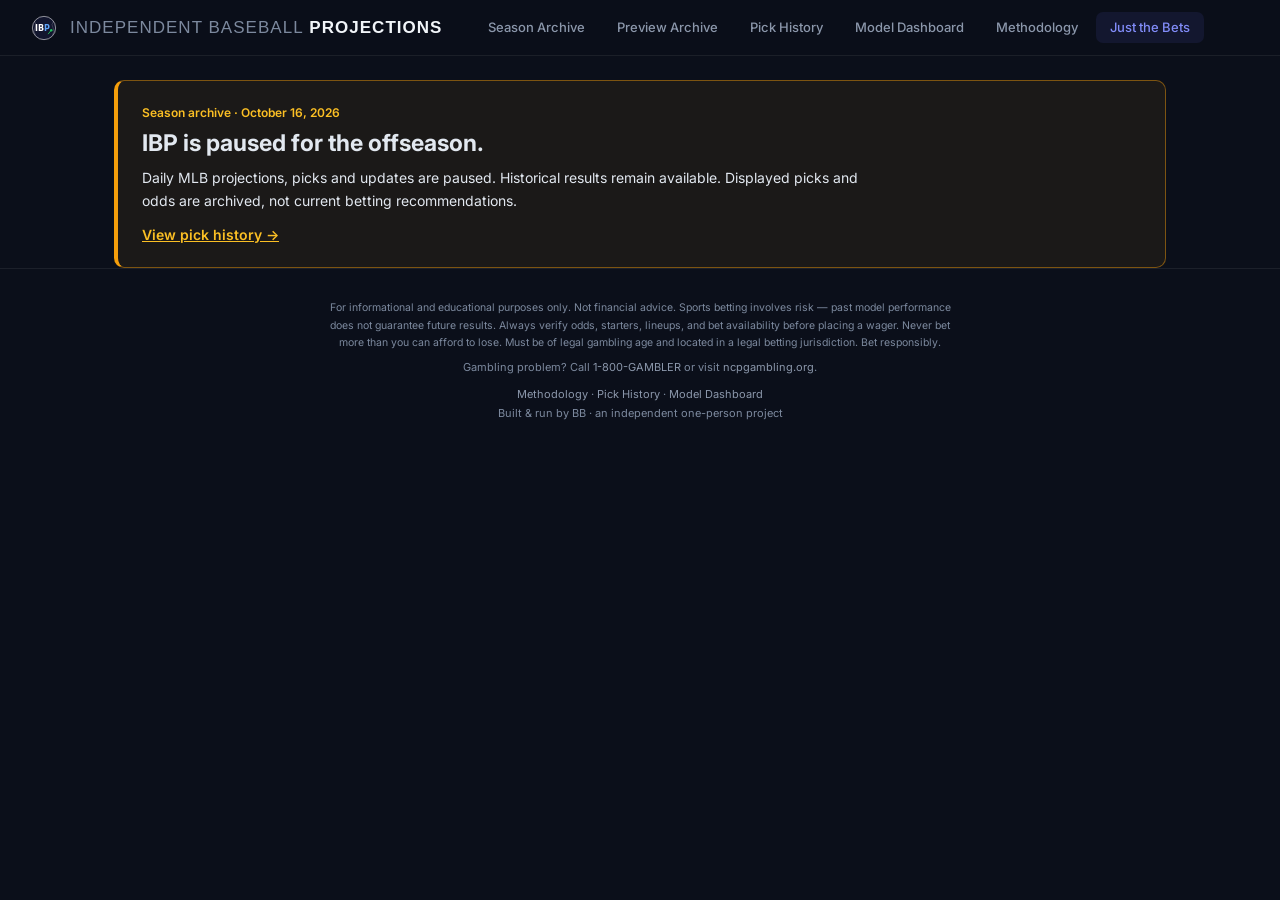
<file: bets.html>
<!DOCTYPE html>
<html lang="en">
<head>
<meta charset="UTF-8">
<meta name="viewport" content="width=device-width, initial-scale=1.0">
<title>Just Tell Me What To Bet — Independent Baseball Projections</title>
<link rel="canonical" href="https://independentbaseballprojections.net/bets.html">
<meta name="description" content="No charts. No model jargon. Just today's playable MLB bets — what to bet, how much, and the worst price you should accept.">
<meta property="og:title" content="Just Tell Me What To Bet — Independent Baseball Projections">
<meta property="og:description" content="No charts. No model jargon. No 900-word explanation. Just today's playable bets.">
<meta property="og:type" content="website">
<meta property="og:image" content="https://independentbaseballprojections.net/og-image.png?v=2">
<meta property="og:image:width" content="1200">
<meta property="og:image:height" content="630">
<meta property="og:url" content="https://independentbaseballprojections.net/bets.html">
<meta name="twitter:card" content="summary_large_image">
<meta name="twitter:title" content="Just Tell Me What To Bet — Independent Baseball Projections">
<meta name="twitter:description" content="No charts. No model jargon. No 900-word explanation. Just today's playable bets.">
<meta name="twitter:image" content="https://independentbaseballprojections.net/og-image.png?v=2">
<link rel="icon" href="data:image/svg+xml,<svg xmlns='http://www.w3.org/2000/svg' viewBox='0 0 32 32'><circle cx='16' cy='16' r='15' fill='%230f1829'/><circle cx='16' cy='16' r='14' stroke='rgba(255,255,255,0.82)' stroke-width='1' fill='none'/><path d='M7,9 Q10,12 8,16 Q6,20 8,23' stroke='rgba(255,255,255,0.3)' stroke-width='0.7' fill='none' stroke-linecap='round'/><path d='M25,9 Q22,12 24,16 Q26,20 24,23' stroke='rgba(255,255,255,0.3)' stroke-width='0.7' fill='none' stroke-linecap='round'/><text x='5' y='21' font-family='system-ui,sans-serif' font-size='9' font-weight='900' fill='white'>IB</text><text x='16' y='21' font-family='system-ui,sans-serif' font-size='9' font-weight='900' fill='%2360a5fa'>P</text><line x1='21' y1='23' x2='25' y2='18' stroke='%2322c55e' stroke-width='1.2' stroke-linecap='round'/><circle cx='25' cy='18' r='1.4' fill='%2322c55e'/></svg>">
<link rel="preconnect" href="https://fonts.googleapis.com">
<link rel="preconnect" href="https://fonts.gstatic.com" crossorigin>
<link href="https://fonts.googleapis.com/css2?family=Inter:wght@300;400;500;600;700;800&display=swap" rel="stylesheet">
<link rel="stylesheet" href="style.css?v=43">
<link rel="stylesheet" href="bets.css?v=1">
<!-- Google tag (gtag.js) -->
<script async src="https://www.googletagmanager.com/gtag/js?id=G-DTTFTBVZJN"></script>
<script>
  window.dataLayer = window.dataLayer || [];
  function gtag(){dataLayer.push(arguments);}
  gtag('js', new Date());
  gtag('config', 'G-DTTFTBVZJN');
</script>
</head>
<body data-season-state="offseason" data-offseason-view="daily">
<a class="skip-link" href="#offseason-main">Skip to content</a>
<nav>
  <a class="nav-brand" href="index.html">
    <div class="nav-logo"><svg width="32" height="32" viewBox="0 0 88 88" xmlns="http://www.w3.org/2000/svg"><circle cx="44" cy="44" r="32" fill="rgba(99,102,241,0.1)"/><circle cx="44" cy="44" r="32" stroke="rgba(255,255,255,0.82)" stroke-width="1.8" fill="none"/><path d="M18,26 Q26,34 19,44 Q13,54 20,62" stroke="rgba(255,255,255,0.3)" stroke-width="1.5" fill="none" stroke-linecap="round"/><path d="M70,26 Q62,34 69,44 Q75,54 68,62" stroke="rgba(255,255,255,0.3)" stroke-width="1.5" fill="none" stroke-linecap="round"/><text x="19" y="52" font-family="system-ui,sans-serif" font-size="22" font-weight="900" fill="white">IB</text><text x="44" y="52" font-family="system-ui,sans-serif" font-size="22" font-weight="900" fill="#60a5fa">P</text><line x1="56" y1="60" x2="64" y2="50" stroke="#22c55e" stroke-width="2.5" stroke-linecap="round"/><circle cx="64" cy="50" r="3.3" fill="#22c55e"/></svg></div>
    <div class="nav-name"><span class="nav-fair">INDEPENDENT BASEBALL</span> <span class="nav-bold">PROJECTIONS</span></div>
  </a>
  <div class="nav-links">
    <a class="nav-link" href="index.html">Season Archive</a>
    <a class="nav-link" href="preview.html">Preview Archive</a>
    <a class="nav-link" href="history.html">Pick History</a>
    <a class="nav-link" href="performance.html">Model Dashboard</a>
    <a class="nav-link" href="model.html">Methodology</a>
    <a class="nav-link active" aria-current="page" href="bets.html">Just the Bets</a>
  </div>
  <button class="nav-hamburger" id="nav-hamburger" onclick="toggleNav()" aria-label="Menu" aria-expanded="false">
    <span></span><span></span><span></span>
  </button>
  <div class="nav-right">
  </div>
</nav>

<!-- Offseason notice: revert the reviewed offseason presentation change when production is approved to resume. -->
<section class="offseason-notice" id="offseason-main" role="main" tabindex="-1" aria-labelledby="offseason-title">
  <p class="offseason-date">Season archive · <time datetime="2026-10-16">October 16, 2026</time></p>
  <h1 id="offseason-title">IBP is paused for the offseason.</h1>
  <p>Daily MLB projections, picks and updates are paused. Historical results remain available. Displayed picks and odds are archived, not current betting recommendations.</p>
  <a href="history.html">View pick history <span aria-hidden="true">→</span></a>
</section>


<main class="zk-wrap" id="main" role="main" tabindex="-1">
  <h1>Just Tell Me What To Bet</h1>
  <p class="zk-subtitle">Usable by anyone. No charts, no jargon — just today's playable bets.</p>

  <section class="zk-unit-box" aria-label="My normal bet size">
    <div class="zk-label">My normal bet size</div>
    <div class="zk-unit-opts" role="group" aria-label="Bet size options">
      <button type="button" data-size="10">$10</button>
      <button type="button" data-size="25" aria-pressed="true">$25</button>
      <button type="button" data-size="50">$50</button>
      <button type="button" data-size="100">$100</button>
      <button type="button" data-size="custom">Custom</button>
    </div>
    <div class="zk-custom-row" id="zk-custom-row">
      <span class="zk-dollar">$</span>
      <input id="zk-custom-input" type="number" min="1" max="10000" step="1" value="25" aria-label="Custom bet size in dollars">
    </div>
    <p class="zk-unit-note">1 unit = your normal bet. We never recommend more than <strong>1 unit</strong> on anything. This number stays on your phone — we never see it.</p>
  </section>

  <p class="zk-asof" id="zk-asof"></p>

  <!-- STATE: playable bets -->
  <div id="zk-bets" style="display:none">
    <div class="zk-cards" id="zk-cards"></div>
    <div id="zk-skip-section"></div>
  </div>

  <!-- STATE: no playable bets -->
  <div id="zk-nobets" class="zk-empty zk-nobets" style="display:none">
    <h2>DO NOT BET ANYTHING TODAY</h2>
    <p id="zk-nobets-sub">No current prices clear the model's edge threshold.</p>
    <p>Do not force a bet. Go outside. Call your mother. Touch grass. Re-check tomorrow.</p>
    <div id="zk-nobets-skips"></div>
  </div>

  <!-- STATE: picks not posted yet -->
  <div id="zk-pending" class="zk-empty" style="display:none">
    <h2>NOTHING POSTED YET</h2>
    <p>Today's picks post by ~9:00 AM CT, after starting pitchers and prices settle.</p>
    <p class="zk-fine">Check back after that. Patience is a bankroll skill too.</p>
  </div>

  <!-- STATE: prices unverifiable -->
  <div id="zk-guarded" class="zk-empty" style="display:none">
    <h2>WE CAN'T VERIFY PRICES RIGHT NOW</h2>
    <p>Our price feed is having a moment, so we're not recommending anything.</p>
    <p class="zk-fine">No bets until it's back. Nothing clever to do here — check back later.</p>
  </div>

  <div class="zk-pagefoot">
    <p>Bet sizing is for entertainment and bankroll discipline only. Never bet more than you can afford to lose.</p>
    <p>Gambling problem? Call <a href="tel:18005224700">1-800-GAMBLER</a> or visit <a href="https://www.ncpgambling.org" target="_blank" rel="noopener">ncpgambling.org</a>.</p>
    <p>Want the receipts? <a href="history.html">See the full track record</a> · <a href="model.html">How the model works</a></p>
  </div>
</main>

<footer>
  <div class="site-disclaimer">For informational and educational purposes only. Not financial advice. Sports betting involves risk — past model performance does not guarantee future results. Always verify odds, starters, lineups, and bet availability before placing a wager. Never bet more than you can afford to lose. Must be of legal gambling age and located in a legal betting jurisdiction. Bet responsibly.</div>
  <div class="rg-resource">Gambling problem? Call <a href="tel:18005224700">1-800-GAMBLER</a> or visit <a href="https://www.ncpgambling.org" target="_blank" rel="noopener">ncpgambling.org</a>.</div>
  <div class="footer-links"><a href="model.html">Methodology</a> · <a href="history.html">Pick History</a> · <a href="performance.html">Model Dashboard</a></div>
  <div class="footer-byline">Built &amp; run by BB · an independent one-person project</div>
</footer>

<script src="ibp-utils.js?v=10"></script>
<script src="bets.js?v=1"></script>
<script>
// ── Nav hamburger ──
function toggleNav() {
  const links = document.querySelector('.nav-links');
  const btn   = document.getElementById('nav-hamburger');
  if (!links) return;
  links.classList.toggle('open');
  if (btn) { btn.classList.toggle('open'); btn.setAttribute('aria-expanded', btn.classList.contains('open') ? 'true' : 'false'); }
}
document.querySelectorAll('.nav-link').forEach(el => {
  el.addEventListener('click', () => {
    document.querySelector('.nav-links')?.classList.remove('open');
  });
});
</script>
</body>
</html>
</file>
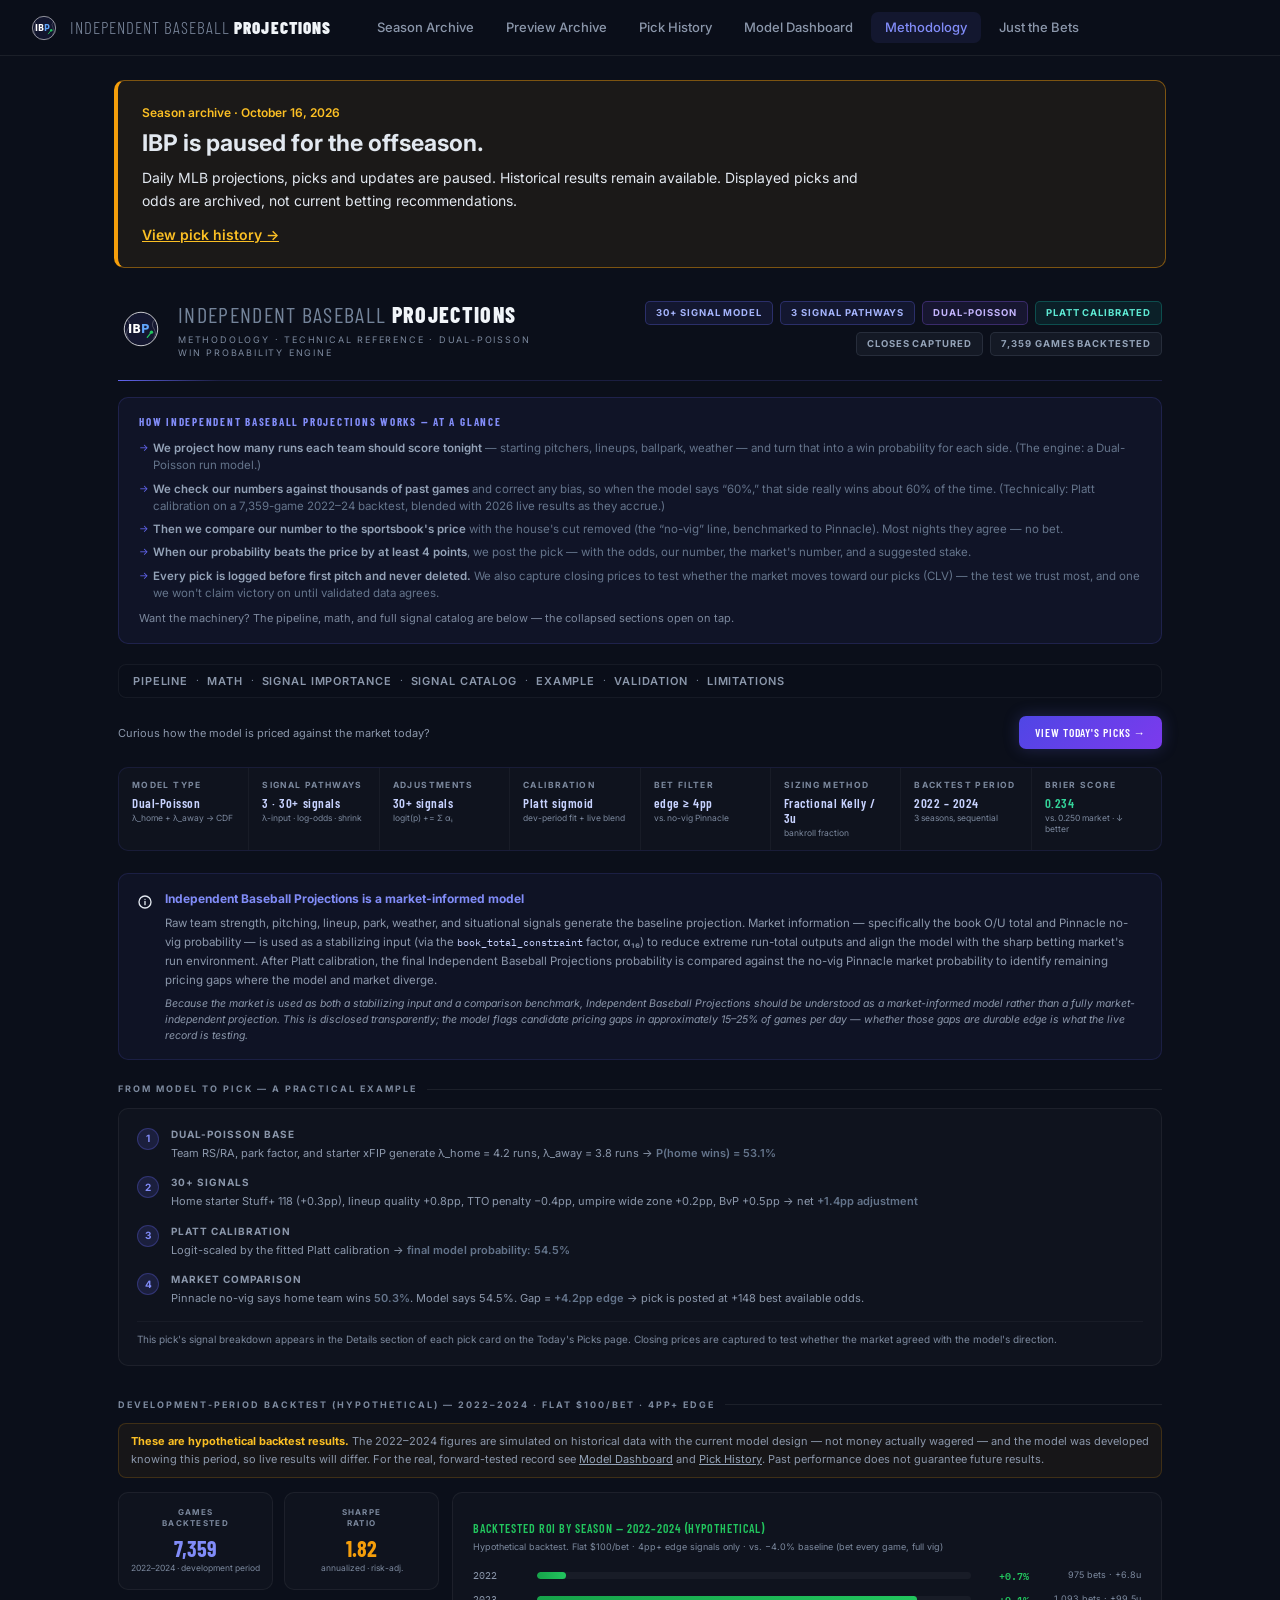
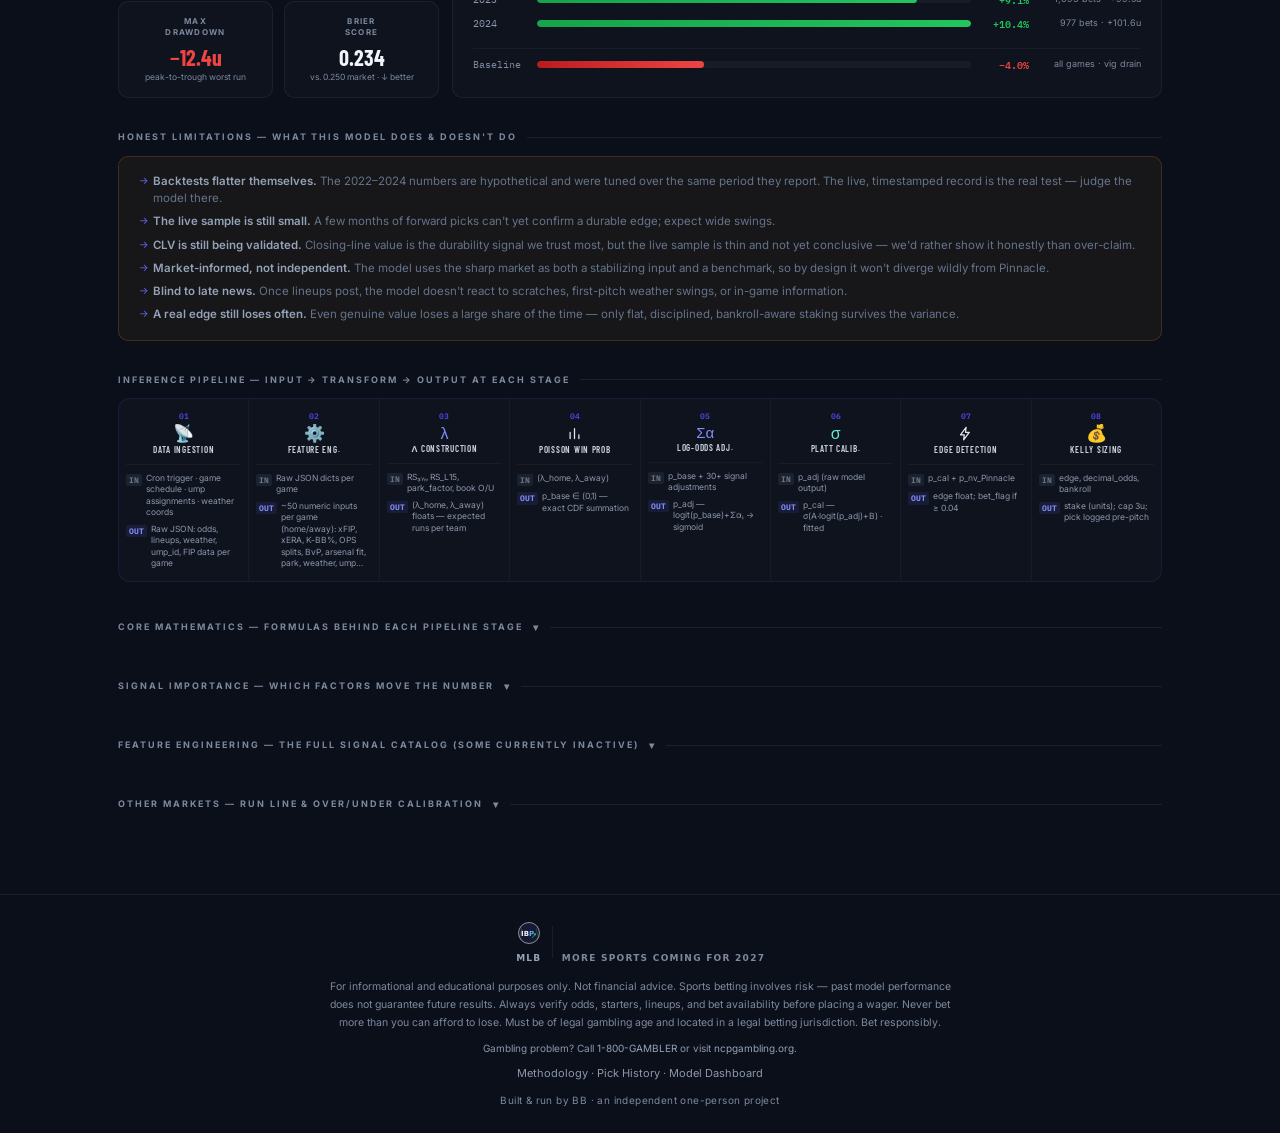
<file: model.html>
<!DOCTYPE html>
<html lang="en">
<head>
<meta charset="UTF-8">
<meta name="viewport" content="width=device-width, initial-scale=1.0">
<title>Independent Baseball Projections — Methodology</title>
<link rel="canonical" href="https://independentbaseballprojections.net/model.html">
<script type="application/ld+json">
{
  "@context": "https://schema.org",
  "@type": "TechArticle",
  "headline": "How the Independent Baseball Projections Model Works",
  "description": "A Dual-Poisson run-expectancy engine with 30+ signals, Platt calibration, and a development-period historical backtest vs. Pinnacle no-vig lines.",
  "url": "https://independentbaseballprojections.net/model.html",
  "author": { "@type": "Organization", "name": "Independent Baseball Projections", "url": "https://independentbaseballprojections.net/" },
  "publisher": { "@type": "Organization", "name": "Independent Baseball Projections", "url": "https://independentbaseballprojections.net/" }
}
</script>
<meta name="description" content="How the Independent Baseball Projections model works: a Dual-Poisson run-expectancy engine with 30+ signals, Platt calibration, and a development-period historical backtest vs. Pinnacle no-vig lines.">
<meta property="og:title" content="Independent Baseball Projections — Methodology">
<meta property="og:description" content="Dual-Poisson + 30+ signals + Platt calibration. The full model pipeline, the math, the signals, and 2022–2024 development-period backtest results (hypothetical).">
<meta property="og:type" content="article">
<meta property="og:image" content="https://independentbaseballprojections.net/og-image.png?v=2">
<meta property="og:image:width" content="1200">
<meta property="og:image:height" content="630">
<meta property="og:url" content="https://independentbaseballprojections.net/model.html">
<meta name="twitter:card" content="summary_large_image">
<meta name="twitter:title" content="Independent Baseball Projections — Methodology">
<meta name="twitter:description" content="The full model pipeline: Dual-Poisson, 30+ signals, Platt calibration, and a development-period historical backtest.">
<meta name="twitter:image" content="https://independentbaseballprojections.net/og-image.png?v=2">
<link rel="icon" href="data:image/svg+xml,<svg xmlns='http://www.w3.org/2000/svg' viewBox='0 0 32 32'><circle cx='16' cy='16' r='15' fill='%230f1829'/><circle cx='16' cy='16' r='14' stroke='rgba(255,255,255,0.82)' stroke-width='1' fill='none'/><path d='M7,9 Q10,12 8,16 Q6,20 8,23' stroke='rgba(255,255,255,0.3)' stroke-width='0.7' fill='none' stroke-linecap='round'/><path d='M25,9 Q22,12 24,16 Q26,20 24,23' stroke='rgba(255,255,255,0.3)' stroke-width='0.7' fill='none' stroke-linecap='round'/><text x='5' y='21' font-family='system-ui,sans-serif' font-size='9' font-weight='900' fill='white'>IB</text><text x='16' y='21' font-family='system-ui,sans-serif' font-size='9' font-weight='900' fill='%2360a5fa'>P</text><line x1='21' y1='23' x2='25' y2='18' stroke='%2322c55e' stroke-width='1.2' stroke-linecap='round'/><circle cx='25' cy='18' r='1.4' fill='%2322c55e'/></svg>">
<link rel="preconnect" href="https://fonts.googleapis.com">
<link rel="preconnect" href="https://fonts.gstatic.com" crossorigin>
<link href="https://fonts.googleapis.com/css2?family=Barlow+Condensed:wght@300;400;500;600;700;800;900&family=IBM+Plex+Mono:wght@400;500;600;700&family=Inter:wght@300;400;500;600;700&display=swap" rel="stylesheet">
<link rel="stylesheet" href="model.css?v=1">
<link rel="stylesheet" href="style.css?v=43">
<link rel="stylesheet" href="index.css?v=6">
<!-- Google tag (gtag.js) -->
<script async src="https://www.googletagmanager.com/gtag/js?id=G-DTTFTBVZJN"></script>
<script>
  window.dataLayer = window.dataLayer || [];
  function gtag(){dataLayer.push(arguments);}
  gtag('js', new Date());
  gtag('config', 'G-DTTFTBVZJN');
</script>
</head>
<body data-season-state="offseason">
<a class="skip-link" href="#main">Skip to content</a>
<nav>
  <a class="nav-brand" href="index.html">
    <div class="nav-logo"><svg width="32" height="32" viewBox="0 0 88 88" xmlns="http://www.w3.org/2000/svg"><circle cx="44" cy="44" r="32" fill="rgba(99,102,241,0.1)"/><circle cx="44" cy="44" r="32" stroke="rgba(255,255,255,0.82)" stroke-width="1.8" fill="none"/><path d="M18,26 Q26,34 19,44 Q13,54 20,62" stroke="rgba(255,255,255,0.3)" stroke-width="1.5" fill="none" stroke-linecap="round"/><path d="M70,26 Q62,34 69,44 Q75,54 68,62" stroke="rgba(255,255,255,0.3)" stroke-width="1.5" fill="none" stroke-linecap="round"/><text x="19" y="52" font-family="system-ui,sans-serif" font-size="22" font-weight="900" fill="white">IB</text><text x="44" y="52" font-family="system-ui,sans-serif" font-size="22" font-weight="900" fill="#60a5fa">P</text><line x1="56" y1="60" x2="64" y2="50" stroke="#22c55e" stroke-width="2.5" stroke-linecap="round"/><circle cx="64" cy="50" r="3.3" fill="#22c55e"/></svg></div>
    <div class="nav-name"><span class="nav-fair">INDEPENDENT BASEBALL</span> <span class="nav-bold">PROJECTIONS</span></div>
  </a>
  <div class="nav-links">
    <a class="nav-link" href="index.html">Season Archive</a>
    <a class="nav-link" href="preview.html">Preview Archive</a>
    <a class="nav-link" href="history.html">Pick History</a>
    <a class="nav-link" href="performance.html">Model Dashboard</a>
    <a class="nav-link active" aria-current="page" href="model.html">Methodology</a>
    <a class="nav-link" href="bets.html">Just the Bets</a>
  </div>
  <button class="nav-hamburger" id="nav-hamburger" onclick="toggleNav()" aria-label="Menu" aria-expanded="false">
    <span></span><span></span><span></span>
  </button>
  <div class="nav-right">
  </div>
</nav>

<!-- Offseason notice: revert the reviewed offseason presentation change when production is approved to resume. -->
<section class="offseason-notice" aria-labelledby="offseason-title">
  <p class="offseason-date">Season archive · <time datetime="2026-10-16">October 16, 2026</time></p>
  <h2 id="offseason-title">IBP is paused for the offseason.</h2>
  <p>Daily MLB projections, picks and updates are paused. Historical results remain available. Displayed picks and odds are archived, not current betting recommendations.</p>
  <a href="history.html">View pick history <span aria-hidden="true">→</span></a>
</section>

<div class="wrap" id="main" role="main" tabindex="-1">

<!-- HEADER -->
<div class="hdr">
  <div class="brand-row">
    <div class="brand-icon"><svg width="46" height="46" viewBox="0 0 88 88" xmlns="http://www.w3.org/2000/svg"><circle cx="44" cy="44" r="32" fill="rgba(99,102,241,0.1)"/><circle cx="44" cy="44" r="32" stroke="rgba(255,255,255,0.82)" stroke-width="1.8" fill="none"/><path d="M18,26 Q26,34 19,44 Q13,54 20,62" stroke="rgba(255,255,255,0.3)" stroke-width="1.5" fill="none" stroke-linecap="round"/><path d="M70,26 Q62,34 69,44 Q75,54 68,62" stroke="rgba(255,255,255,0.3)" stroke-width="1.5" fill="none" stroke-linecap="round"/><text x="19" y="52" font-family="system-ui,sans-serif" font-size="22" font-weight="900" fill="white">IB</text><text x="44" y="52" font-family="system-ui,sans-serif" font-size="22" font-weight="900" fill="#60a5fa">P</text><line x1="56" y1="60" x2="64" y2="50" stroke="#22c55e" stroke-width="2.5" stroke-linecap="round"/><circle cx="64" cy="50" r="3.3" fill="#22c55e"/></svg></div>
    <div>
      <div class="brand-name"><span class="brand-fair">INDEPENDENT BASEBALL</span> <span class="brand-bold">PROJECTIONS</span></div>
      <div class="brand-sub">Methodology · Technical Reference · Dual-Poisson Win Probability Engine</div>
    </div>
  </div>
  <div class="hdr-pills">
    <div class="hdr-pill p-ind">30+ Signal Model</div>
    <div class="hdr-pill p-ind">3 Signal Pathways</div>
    <div class="hdr-pill p-vio">Dual-Poisson</div>
    <div class="hdr-pill p-tea">Platt Calibrated</div>
    <div class="hdr-pill p-sla">Closes Captured</div>
    <div class="hdr-pill p-sla">7,359 Games Backtested</div>
  </div>
</div>

<!-- QUICK SUMMARY -->
<div class="quick-summary">
  <h1 class="qs-title">How Independent Baseball Projections Works — At a Glance</h1>
  <ul class="qs-list">
    <li><strong>We project how many runs each team should score tonight</strong> — starting pitchers, lineups, ballpark, weather — and turn that into a win probability for each side. (The engine: a Dual-Poisson run model.)</li>
    <li><strong>We check our numbers against thousands of past games</strong> and correct any bias, so when the model says &ldquo;60%,&rdquo; that side really wins about 60% of the time. (Technically: Platt calibration on a 7,359-game 2022&ndash;24 backtest, blended with 2026 live results as they accrue.)</li>
    <li><strong>Then we compare our number to the sportsbook's price</strong> with the house's cut removed (the &ldquo;no-vig&rdquo; line, benchmarked to Pinnacle). Most nights they agree &mdash; no bet.</li>
    <li><strong>When our probability beats the price by at least 4 points</strong>, we post the pick &mdash; with the odds, our number, the market's number, and a suggested stake.</li>
    <li><strong>Every pick is logged before first pitch and never deleted.</strong> We also capture closing prices to test whether the market moves toward our picks (CLV) &mdash; the test we trust most, and one we won't claim victory on until validated data agrees.</li>
  </ul>
  <div style="font-size:11px;color:var(--text-4);margin-top:8px">Want the machinery? The pipeline, math, and full signal catalog are below &mdash; the collapsed sections open on tap.</div>
</div>

<!-- PAGE NAV -->
<div class="page-nav">
  <a class="pn-link" href="#section-pipeline">Pipeline</a>
  <span class="pn-sep">·</span>
  <a class="pn-link" href="#section-math">Math</a>
  <span class="pn-sep">·</span>
  <a class="pn-link" href="#section-signals">Signal Importance</a>
  <span class="pn-sep">·</span>
  <a class="pn-link" href="#section-features">Signal Catalog</a>
  <span class="pn-sep">·</span>
  <a class="pn-link" href="#section-example">Example</a>
  <span class="pn-sep">·</span>
  <a class="pn-link" href="#section-validation">Validation</a>
  <span class="pn-sep">·</span>
  <a class="pn-link" href="#section-limitations">Limitations</a>
</div>

<!-- TODAY'S PICKS CTA -->
<div style="margin-bottom:18px;display:flex;align-items:center;justify-content:space-between;flex-wrap:wrap;gap:10px">
  <div style="font-size:11px;color:var(--text-3);line-height:1.5">
    Curious how the model is priced against the market today?
  </div>
  <a href="index.html" style="display:inline-flex;align-items:center;gap:7px;background:linear-gradient(135deg,#4f46e5,#7c3aed);color:#fff;font-family:var(--font-display);font-size:11.5px;font-weight:600;letter-spacing:0.08em;text-transform:uppercase;text-decoration:none;padding:8px 16px;border-radius:7px;box-shadow:0 0 16px rgba(99,102,241,0.25);transition:opacity 0.15s" onmouseover="this.style.opacity='0.85'" onmouseout="this.style.opacity='1'">
    View Today's Picks &rarr;
  </a>
</div>

<!-- MODEL SIGNATURE BAR -->
<div class="msig">
  <div class="msig-cell">
    <div class="msig-lbl">Model Type</div>
    <div class="msig-val">Dual-Poisson</div>
    <div class="msig-sub">λ_home + λ_away → CDF</div>
  </div>
  <div class="msig-cell">
    <div class="msig-lbl">Signal Pathways</div>
    <div class="msig-val">3 · 30+ signals</div>
    <div class="msig-sub">λ-input · log-odds · shrink</div>
  </div>
  <div class="msig-cell">
    <div class="msig-lbl">Adjustments</div>
    <div class="msig-val">30+ signals</div>
    <div class="msig-sub">logit(p) += Σ αᵢ</div>
  </div>
  <div class="msig-cell">
    <div class="msig-lbl">Calibration</div>
    <div class="msig-val">Platt sigmoid</div>
    <div class="msig-sub">dev-period fit + live blend</div>
  </div>
  <div class="msig-cell">
    <div class="msig-lbl">Bet Filter</div>
    <div class="msig-val">edge ≥ 4pp</div>
    <div class="msig-sub">vs. no-vig Pinnacle</div>
  </div>
  <div class="msig-cell">
    <div class="msig-lbl">Sizing Method</div>
    <div class="msig-val">Fractional Kelly / 3u</div>
    <div class="msig-sub">bankroll fraction</div>
  </div>
  <div class="msig-cell">
    <div class="msig-lbl">Backtest Period</div>
    <div class="msig-val">2022 – 2024</div>
    <div class="msig-sub">3 seasons, sequential</div>
  </div>
  <div class="msig-cell">
    <div class="msig-lbl">Brier Score</div>
    <div class="msig-val" style="color:#34d399">0.234</div>
    <div class="msig-sub">vs. 0.250 market · ↓ better</div>
  </div>
</div>

<!-- MARKET-INFORMED MODEL NOTE -->
<div style="display:flex;gap:12px;align-items:flex-start;background:rgba(99,102,241,0.05);border:1px solid rgba(99,102,241,0.15);border-radius:10px;padding:16px 18px;margin-bottom:22px">
  <div style="flex-shrink:0;margin-top:2px"><svg class="ibp-ic" style="font-size:16px" width="16" height="16" viewBox="0 0 24 24" fill="none" stroke="currentColor" stroke-width="2" stroke-linecap="round" stroke-linejoin="round" aria-hidden="true"><circle cx="12" cy="12" r="9"/><path d="M12 8h.01M12 11v5"/></svg></div>
  <div>
    <div style="font-size:12px;font-weight:700;color:#818cf8;margin-bottom:6px">Independent Baseball Projections is a market-informed model</div>
    <p style="font-size:11.5px;color:var(--text-3);line-height:1.65;margin-bottom:6px">Raw team strength, pitching, lineup, park, weather, and situational signals generate the baseline projection. Market information — specifically the book O/U total and Pinnacle no-vig probability — is used as a stabilizing input (via the <code style="font-family:var(--font-mono);font-size:10px;color:#c7d2fe">book_total_constraint</code> factor, α₁₆) to reduce extreme run-total outputs and align the model with the sharp betting market's run environment. After Platt calibration, the final Independent Baseball Projections probability is compared against the no-vig Pinnacle market probability to identify remaining pricing gaps where the model and market diverge.</p>
    <p style="font-size:10.5px;color:var(--text-3);font-style:italic;line-height:1.5;margin:0">Because the market is used as both a stabilizing input and a comparison benchmark, Independent Baseball Projections should be understood as a market-informed model rather than a fully market-independent projection. This is disclosed transparently; the model flags candidate pricing gaps in approximately 15–25% of games per day — whether those gaps are durable edge is what the live record is testing.</p>
  </div>
</div>

<!-- PIPELINE -->
<div class="section" id="section-example">
  <h2 class="sec-lbl">From Model to Pick — A Practical Example</h2>
  <div class="example-card">
    <div class="ex-row">
      <div class="ex-step">
        <div class="ex-num">1</div>
        <div class="ex-content">
          <div class="ex-title">Dual-Poisson base</div>
          <div class="ex-text">Team RS/RA, park factor, and starter xFIP generate λ_home = 4.2 runs, λ_away = 3.8 runs → <strong>P(home wins) = 53.1%</strong></div>
        </div>
      </div>
      <div class="ex-step">
        <div class="ex-num">2</div>
        <div class="ex-content">
          <div class="ex-title">30+ signals</div>
          <div class="ex-text">Home starter Stuff+ 118 (+0.3pp), lineup quality +0.8pp, TTO penalty −0.4pp, umpire wide zone +0.2pp, BvP +0.5pp → net <strong>+1.4pp adjustment</strong></div>
        </div>
      </div>
      <div class="ex-step">
        <div class="ex-num">3</div>
        <div class="ex-content">
          <div class="ex-title">Platt calibration</div>
          <div class="ex-text">Logit-scaled by the fitted Platt calibration → <strong>final model probability: 54.5%</strong></div>
        </div>
      </div>
      <div class="ex-step">
        <div class="ex-num">4</div>
        <div class="ex-content">
          <div class="ex-title">Market comparison</div>
          <div class="ex-text">Pinnacle no-vig says home team wins <strong>50.3%</strong>. Model says 54.5%. Gap = <strong>+4.2pp edge</strong> → pick is posted at +148 best available odds.</div>
        </div>
      </div>
    </div>
    <div class="ex-note">This pick's signal breakdown appears in the Details section of each pick card on the Today's Picks page. Closing prices are captured to test whether the market agreed with the model's direction.</div>
  </div>
</div>

<!-- VALIDATION -->
<div class="section" id="section-validation">
  <h2 class="sec-lbl">Development-Period Backtest (Hypothetical) — 2022–2024 · Flat $100/Bet · 4pp+ Edge</h2>
  <div style="font-size:11px;color:var(--text-3);line-height:1.6;margin:0 0 14px;padding:9px 12px;border:1px solid rgba(245,158,11,0.18);background:rgba(245,158,11,0.05);border-radius:8px"><strong style="color:#fbbf24">These are hypothetical backtest results.</strong> The 2022–2024 figures are simulated on historical data with the current model design — not money actually wagered — and the model was developed knowing this period, so live results will differ. For the real, forward-tested record see <a href="performance.html" style="color:var(--text-2)">Model Dashboard</a> and <a href="history.html" style="color:var(--text-2)">Pick History</a>. Past performance does not guarantee future results.</div>
  <div class="val-wrap">

    <div class="val-metrics">
      <div class="val-card">
        <div class="val-lbl">Games<br>Backtested</div>
        <div class="val-num i">7,359</div>
        <div class="val-sub">2022–2024 · development period</div>
      </div>
      <div class="val-card">
        <div class="val-lbl">Sharpe<br>Ratio</div>
        <div class="val-num a">1.82</div>
        <div class="val-sub">annualized · risk-adj.</div>
      </div>
      <div class="val-card">
        <div class="val-lbl">Max<br>Drawdown</div>
        <div class="val-num r">−12.4u</div>
        <div class="val-sub">peak-to-trough worst run</div>
      </div>
      <div class="val-card">
        <div class="val-lbl">Brier<br>Score</div>
        <div class="val-num w">0.234</div>
        <div class="val-sub">vs. 0.250 market · ↓ better</div>
      </div>
    </div>

    <div class="roi-block">
      <div class="roi-title">Backtested ROI by Season — 2022–2024 (Hypothetical)</div>
      <div class="roi-sub">Hypothetical backtest. Flat $100/bet · 4pp+ edge signals only · vs. −4.0% baseline (bet every game, full vig)</div>
      <div class="roi-row">
        <div class="roi-year">2022</div>
        <div class="roi-bar-wrap"><div class="roi-fill pos" style="width:6.7%"></div></div>
        <div class="roi-pct pos">+0.7%</div>
        <div class="roi-meta">975 bets · +6.8u</div>
      </div>
      <div class="roi-row">
        <div class="roi-year">2023</div>
        <div class="roi-bar-wrap"><div class="roi-fill pos" style="width:87.5%"></div></div>
        <div class="roi-pct pos">+9.1%</div>
        <div class="roi-meta">1,093 bets · +99.5u</div>
      </div>
      <div class="roi-row">
        <div class="roi-year">2024</div>
        <div class="roi-bar-wrap"><div class="roi-fill pos" style="width:100%"></div></div>
        <div class="roi-pct pos">+10.4%</div>
        <div class="roi-meta">977 bets · +101.6u</div>
      </div>
      <div class="roi-row baseline">
        <div class="roi-year dim">Baseline</div>
        <div class="roi-bar-wrap"><div class="roi-fill neg" style="width:38.5%"></div></div>
        <div class="roi-pct neg">−4.0%</div>
        <div class="roi-meta" style="color:var(--text-4)">all games · vig drain</div>
      </div>
    </div>

  </div>
</div>

<!-- OTHER MARKETS -->
<div class="section" id="section-limitations">
  <h2 class="sec-lbl">Honest Limitations — What This Model Does &amp; Doesn't Do</h2>
  <div class="quick-summary" style="background:rgba(245,158,11,0.05);border-color:rgba(245,158,11,0.18)">
    <ul class="qs-list">
      <li><strong>Backtests flatter themselves.</strong> The 2022–2024 numbers are hypothetical and were tuned over the same period they report. The live, timestamped record is the real test — judge the model there.</li>
      <li><strong>The live sample is still small.</strong> A few months of forward picks can't yet confirm a durable edge; expect wide swings.</li>
      <li><strong>CLV is still being validated.</strong> Closing-line value is the durability signal we trust most, but the live sample is thin and not yet conclusive — we'd rather show it honestly than over-claim.</li>
      <li><strong>Market-informed, not independent.</strong> The model uses the sharp market as both a stabilizing input and a benchmark, so by design it won't diverge wildly from Pinnacle.</li>
      <li><strong>Blind to late news.</strong> Once lineups post, the model doesn't react to scratches, first-pitch weather swings, or in-game information.</li>
      <li><strong>A real edge still loses often.</strong> Even genuine value loses a large share of the time — only flat, disciplined, bankroll-aware staking survives the variance.</li>
    </ul>
  </div>
</div>

  <div class="section" id="section-pipeline">
  <h2 class="sec-lbl">Inference Pipeline — Input → Transform → Output at Each Stage</h2>
  <div class="pipeline">

    <div class="pipe-stage">
      <div class="pipe-top">
        <div class="pipe-num">01</div>
        <div class="pipe-glyph">📡</div>
        <div class="pipe-name">Data Ingestion</div>
      </div>
      <div class="pipe-io">
        <div class="pio-row"><div class="pio-lbl pio-in">IN</div><div class="pio-text">Cron trigger · game schedule · ump assignments · weather coords</div></div>
        <div class="pio-row"><div class="pio-lbl pio-out">OUT</div><div class="pio-text">Raw JSON: odds, lineups, weather, ump_id, FIP data per game</div></div>
      </div>
    </div>

    <div class="pipe-stage">
      <div class="pipe-top">
        <div class="pipe-num">02</div>
        <div class="pipe-glyph">⚙️</div>
        <div class="pipe-name">Feature Eng.</div>
      </div>
      <div class="pipe-io">
        <div class="pio-row"><div class="pio-lbl pio-in">IN</div><div class="pio-text">Raw JSON dicts per game</div></div>
        <div class="pio-row"><div class="pio-lbl pio-out">OUT</div><div class="pio-text">~50 numeric inputs per game (home/away): xFIP, xERA, K-BB%, OPS splits, BvP, arsenal fit, park, weather, ump…</div></div>
      </div>
    </div>

    <div class="pipe-stage">
      <div class="pipe-top">
        <div class="pipe-num">03</div>
        <div class="pipe-glyph" style="font-family:var(--font-mono);font-size:16px;color:#818cf8">λ</div>
        <div class="pipe-name">λ Construction</div>
      </div>
      <div class="pipe-io">
        <div class="pio-row"><div class="pio-lbl pio-in">IN</div><div class="pio-text">RS₃ᵧᵣ, RS_L15, park_factor, book O/U</div></div>
        <div class="pio-row"><div class="pio-lbl pio-out">OUT</div><div class="pio-text">(λ_home, λ_away) floats — expected runs per team</div></div>
      </div>
    </div>

    <div class="pipe-stage">
      <div class="pipe-top">
        <div class="pipe-num">04</div>
        <div class="pipe-glyph"><svg class="ibp-ic" style="font-size:15px" width="15" height="15" viewBox="0 0 24 24" fill="none" stroke="currentColor" stroke-width="2" stroke-linecap="round" stroke-linejoin="round" aria-hidden="true"><path d="M5 20V10M12 20V4M19 20v-6"/></svg></div>
        <div class="pipe-name">Poisson Win Prob</div>
      </div>
      <div class="pipe-io">
        <div class="pio-row"><div class="pio-lbl pio-in">IN</div><div class="pio-text">(λ_home, λ_away)</div></div>
        <div class="pio-row"><div class="pio-lbl pio-out">OUT</div><div class="pio-text">p_base ∈ (0,1) — exact CDF summation</div></div>
      </div>
    </div>

    <div class="pipe-stage">
      <div class="pipe-top">
        <div class="pipe-num">05</div>
        <div class="pipe-glyph" style="font-family:var(--font-mono);font-size:15px;color:#818cf8">Σα</div>
        <div class="pipe-name">Log-Odds Adj.</div>
      </div>
      <div class="pipe-io">
        <div class="pio-row"><div class="pio-lbl pio-in">IN</div><div class="pio-text">p_base + 30+ signal adjustments</div></div>
        <div class="pio-row"><div class="pio-lbl pio-out">OUT</div><div class="pio-text">p_adj — logit(p_base)+Σαᵢ → sigmoid</div></div>
      </div>
    </div>

    <div class="pipe-stage">
      <div class="pipe-top">
        <div class="pipe-num">06</div>
        <div class="pipe-glyph" style="font-family:var(--font-mono);font-size:16px;color:#5eead4">σ</div>
        <div class="pipe-name">Platt Calib.</div>
      </div>
      <div class="pipe-io">
        <div class="pio-row"><div class="pio-lbl pio-in">IN</div><div class="pio-text">p_adj (raw model output)</div></div>
        <div class="pio-row"><div class="pio-lbl pio-out">OUT</div><div class="pio-text">p_cal — σ(A·logit(p_adj)+B) · fitted</div></div>
      </div>
    </div>

    <div class="pipe-stage">
      <div class="pipe-top">
        <div class="pipe-num">07</div>
        <div class="pipe-glyph"><svg class="ibp-ic" style="font-size:15px" width="15" height="15" viewBox="0 0 24 24" fill="none" stroke="currentColor" stroke-width="2" stroke-linecap="round" stroke-linejoin="round" aria-hidden="true"><path d="M13 2L4 14h6l-1 8 9-12h-6l1-8z"/></svg></div>
        <div class="pipe-name">Edge Detection</div>
      </div>
      <div class="pipe-io">
        <div class="pio-row"><div class="pio-lbl pio-in">IN</div><div class="pio-text">p_cal + p_nv_Pinnacle</div></div>
        <div class="pio-row"><div class="pio-lbl pio-out">OUT</div><div class="pio-text">edge float; bet_flag if ≥ 0.04</div></div>
      </div>
    </div>

    <div class="pipe-stage">
      <div class="pipe-top">
        <div class="pipe-num">08</div>
        <div class="pipe-glyph">💰</div>
        <div class="pipe-name">Kelly Sizing</div>
      </div>
      <div class="pipe-io">
        <div class="pio-row"><div class="pio-lbl pio-in">IN</div><div class="pio-text">edge, decimal_odds, bankroll</div></div>
        <div class="pio-row"><div class="pio-lbl pio-out">OUT</div><div class="pio-text">stake (units); cap 3u; pick logged pre-pitch</div></div>
      </div>
    </div>

  </div>
</div>

<!-- CORE MATHEMATICS -->
<div class="section math-coll" id="section-math">
  <h2 class="sec-lbl coll-trigger" tabindex="0" aria-expanded="false" onkeydown="if(event.key==='Enter'||event.key===' '){event.preventDefault();this.click();}" onclick="toggleMathSection(this)">Core Mathematics — Formulas Behind Each Pipeline Stage<span class="coll-arrow-m">▾</span></h2>
  <div class="coll-body-m">
  <div class="math-grid">

    <div class="math-block ci">
      <div class="math-hdr">λ  Run Expectancy Construction</div>
      <div class="f-lbl">Base lambda — form-blended, park-adjusted</div>
      <div class="fbox"><span class="v">λ_base</span> <span class="op">=</span> (<span class="n">w₁</span> × <span class="v">RS₃ᵧᵣ</span> <span class="op">+</span> <span class="n">w₂</span> × <span class="v">RS_L15</span>) <span class="op">/</span> <span class="v">G</span>
         × <span class="v">park_factor</span>
<span class="cm">// RS₃ᵧᵣ: 3yr rolling RS/G · RS_L15: last 15G avg</span></div>
      <div class="f-lbl">Log-odds stacking — signal factors in logit space</div>
      <div class="fbox"><span class="fn">logit</span>(<span class="v">p</span>) <span class="op">=</span> <span class="fn">log</span>(<span class="v">p</span> <span class="op">/</span> (<span class="n">1</span> <span class="op">−</span> <span class="v">p</span>))

<span class="fn">logit</span>(<span class="v">p_adj</span>) <span class="op">=</span> <span class="fn">logit</span>(<span class="v">p_base</span>) <span class="op">+</span> <span class="fn">Σᵢ</span> <span class="v">αᵢ</span>
<span class="cm">// αᵢ ∈ ℝ · logit prevents p ∉ (0,1)</span>

<span class="v">p_adj</span> <span class="op">=</span> <span class="fn">sigmoid</span>(<span class="fn">logit</span>(<span class="v">p_adj</span>))</div>
      <div class="math-note">The blend favors the multi-year base while still weighting recent (L15) form to capture hot/cold streaks without overreacting to small samples. Park adjustment applied symmetrically to both offensive and defensive λ.</div>
    </div>

    <div class="math-block cv">
      <div class="math-hdr"><svg class="ibp-ic" style="font-size:13px" width="13" height="13" viewBox="0 0 24 24" fill="none" stroke="currentColor" stroke-width="2" stroke-linecap="round" stroke-linejoin="round" aria-hidden="true"><path d="M5 20V10M12 20V4M19 20v-6"/></svg>  Poisson Distribution &amp; Win Probability</div>
      <div class="f-lbl">Run distributions — modeled independently</div>
      <div class="fbox"><span class="v">R_home</span> <span class="op">~</span> <span class="fn">Poisson</span>(<span class="v">λ_home</span>)
<span class="v">R_away</span> <span class="op">~</span> <span class="fn">Poisson</span>(<span class="v">λ_away</span>)

<span class="fn">P</span>(<span class="v">X</span><span class="op">=</span><span class="v">k</span> <span class="op">;</span> <span class="v">λ</span>) <span class="op">=</span> <span class="fn">exp</span>(<span class="op">−</span><span class="v">λ</span>) <span class="op">·</span> <span class="v">λ</span><span class="op">^</span><span class="v">k</span> <span class="op">/</span> <span class="v">k</span><span class="op">!</span></div>
      <div class="f-lbl">Win probability — exact CDF (no simulation)</div>
      <div class="fbox"><span class="fn">P</span>(home wins) <span class="op">=</span>
  <span class="fn">Σ</span>_{k=1}^∞ <span class="fn">P</span>(<span class="v">R_home</span><span class="op">=</span><span class="v">k</span>) <span class="op">·</span> <span class="fn">CDF</span><sub>Pois</sub>(<span class="v">λ_away</span><span class="op">,</span> <span class="v">k</span><span class="op">−</span><span class="n">1</span>)
<span class="cm">// Tie → extra innings as 50/50</span></div>
      <div class="math-note">No Monte Carlo needed — win prob is computed exactly from Poisson CDFs. Teams are modeled as independent (no run correlation). Run-environment signals (park, weather, umpire, platoon, baserunning) enter via λ; log-odds adjustments and confidence-shrinkage multipliers then adjust the derived win probability.</div>
    </div>

    <div class="math-block ct">
      <div class="math-hdr">σ  Platt Scaling Calibration</div>
      <div class="f-lbl">Sigmoid recalibration — fitted on the 2022–2024 development period</div>
      <div class="fbox"><span class="v">p_cal</span> <span class="op">=</span> <span class="fn">σ</span>(<span class="v">A</span> <span class="op">·</span> <span class="fn">logit</span>(<span class="v">p_raw</span>) <span class="op">+</span> <span class="v">B</span>)

      <span class="op">=</span> <span class="n">1</span> <span class="op">/</span> (<span class="n">1</span> <span class="op">+</span> <span class="fn">exp</span>(<span class="op">−</span>(<span class="hl">A</span> <span class="op">·</span> <span class="fn">logit</span>(<span class="v">p_raw</span>)
                 <span class="op">+</span> <span class="hl">B</span>)))</div>
      <div class="f-lbl">Parameter interpretation</div>
      <div class="fbox"><span class="hl">A &lt; 1</span>  <span class="cm">// &lt; 1: model over-expresses
          //   confidence; compress toward 50%</span>
<span class="hl">B &gt; 0</span> <span class="cm">// home-team bias correction</span></div>
      <div class="math-note">Fitted via MLE on the 2022–24 development-period backtest (the same seasons the model was tuned on — in-sample for the calibration layer), lightly blended with 2026 live outcomes as the sample grows (exact A,&nbsp;B not published). Brier Score: <strong>0.234</strong> model vs. <strong>0.250</strong> market — 6.4% improvement. A &lt; 1 confirms the raw Poisson systematically over-prices favorites; calibration compresses the logit toward the empirical base rate.</div>
    </div>

    <div class="math-block cs">
      <div class="math-hdr"><svg class="ibp-ic" style="font-size:13px" width="13" height="13" viewBox="0 0 24 24" fill="none" stroke="currentColor" stroke-width="2" stroke-linecap="round" stroke-linejoin="round" aria-hidden="true"><path d="M5 20V10M12 20V4M19 20v-6"/></svg>  No-Vig Market Probability Strip</div>
      <div class="f-lbl">American odds → raw implied probability</div>
      <div class="fbox"><span class="fn">p_raw</span>(<span class="v">ml</span>) <span class="op">=</span> {
  <span class="op">|</span><span class="v">ml</span><span class="op">|</span> <span class="op">/</span> (<span class="op">|</span><span class="v">ml</span><span class="op">|</span> <span class="op">+</span> <span class="n">100</span>)   <span class="cm">if ml &lt; 0  (favorite)</span>
  <span class="n">100</span> <span class="op">/</span> (<span class="v">ml</span> <span class="op">+</span> <span class="n">100</span>)    <span class="cm">if ml &gt; 0  (underdog)</span>
}</div>
      <div class="f-lbl">Simultaneous both-side margin removal</div>
      <div class="fbox"><span class="v">hold</span>      <span class="op">=</span> <span class="fn">p_raw</span>(<span class="v">h_ml</span>) <span class="op">+</span> <span class="fn">p_raw</span>(<span class="v">a_ml</span>) <span class="op">−</span> <span class="n">1</span>

<span class="v">p_nv_home</span> <span class="op">=</span> <span class="fn">p_raw</span>(<span class="v">h_ml</span>) <span class="op">/</span>
            (<span class="fn">p_raw</span>(<span class="v">h_ml</span>) <span class="op">+</span> <span class="fn">p_raw</span>(<span class="v">a_ml</span>))
<span class="cm">// Pinnacle benchmark: hold ≈ 2.5%</span></div>
      <div class="math-note">Simultaneous stripping avoids asymmetric vig attribution — equivalent to the multiplicative method. Pinnacle's ~2.5% hold makes its no-vig the tightest available reflection of sharp market consensus.</div>
    </div>

    <div class="math-block ca">
      <div class="math-hdr"><svg class="ibp-ic" style="font-size:13px" width="13" height="13" viewBox="0 0 24 24" fill="none" stroke="currentColor" stroke-width="2" stroke-linecap="round" stroke-linejoin="round" aria-hidden="true"><path d="M13 2L4 14h6l-1 8 9-12h-6l1-8z"/></svg>  Edge Detection &amp; Stake Sizing</div>
      <div class="f-lbl">Model edge vs. no-vig Pinnacle</div>
      <div class="fbox"><span class="v">edge</span> <span class="op">=</span> <span class="v">p_cal</span> <span class="op">−</span> <span class="v">p_nv_Pinnacle</span>
<span class="cm">// Bet flagged if edge ≥ 0.04</span></div>
      <div class="f-lbl">Fractional Kelly sizing — conservative multi-step reduction</div>
<div class="fbox"><span class="v">b</span>  <span class="op">=</span> decimal_odds <span class="op">−</span> <span class="n">1</span>
<span class="v">p</span>  <span class="op">=</span> <span class="v">p_cal</span>  <span class="op">;</span>  <span class="v">q</span> <span class="op">=</span> <span class="n">1</span> <span class="op">−</span> <span class="v">p</span>

<span class="v">f*</span> <span class="op">=</span> <span class="n">0.5</span> <span class="op">×</span> (<span class="v">b</span> <span class="op">·</span> <span class="v">p</span> <span class="op">−</span> <span class="v">q</span>) <span class="op">/</span> <span class="v">b</span>
<span class="cm">// units = f* × bankroll  ;  cap: 3u</span></div>
      <div class="math-note">Stake sizes use a conservative fractional Kelly approach: base fraction × verdict multiplier × display fraction. CONDITIONAL picks (4–6pp) are full-sized; REDUCED CONF. picks are sized at half the normal rate; FLAGGED picks at ¾. The 3u cap prevents over-sizing on high-edge outliers.</div>
    </div>

    <div class="math-block ce">
      <div class="math-hdr"><svg class="ibp-ic" style="font-size:13px" width="13" height="13" viewBox="0 0 24 24" fill="none" stroke="currentColor" stroke-width="2" stroke-linecap="round" stroke-linejoin="round" aria-hidden="true"><path d="M3 17l6-6 4 4 7-7"/><path d="M14 8h6v6"/></svg>  Close-Based Process Validation (CLV)</div>
      <div class="f-lbl">Definition — Pinnacle no-vig both sides</div>
      <div class="fbox"><span class="v">CLV</span> <span class="op">=</span> <span class="v">p_close_nv</span> <span class="op">−</span> <span class="v">p_open_nv</span>
<span class="cm">// Snapshot: pre-game closing line (CT)</span></div>
      <div class="f-lbl">Interpretation</div>
      <div class="fbox"><span class="v">CLV</span> <span class="op">&gt;</span> <span class="n">0</span>  → market moved <span class="v">toward</span> pick
<span class="v">CLV</span> <span class="op">&lt;</span> <span class="n">0</span>  → market moved <span class="v">against</span> pick

<span class="cm">// Sustained positive CLV is the standard
// evidence of a durable edge</span></div>
      <div class="math-note">CLV is the gold standard for betting process validation — a model can run cold for 50 games while positive CLV still suggests the process is sound. Our validated live-close sample is not yet sufficient to publish (see Honest Limitations below); a validated CLV read will appear on the Model Dashboard once genuine live-close coverage accumulates.</div>
    </div>

  </div>
  </div><!-- /.coll-body-m -->
</div>

<!-- SIGNAL IMPORTANCE -->
<div class="section math-coll" id="section-signals">
  <h2 class="sec-lbl coll-trigger" tabindex="0" aria-expanded="false" onkeydown="if(event.key==='Enter'||event.key===' '){event.preventDefault();this.click();}" onclick="toggleMathSection(this)">Signal Importance — Which Factors Move the Number<span class="coll-arrow-m">▾</span></h2>
  <div class="coll-body-m">
  <div style="font-size:11px;color:var(--text-3);line-height:1.6;margin:-6px 0 16px;padding:9px 12px;border:1px solid rgba(245,158,11,0.18);background:rgba(245,158,11,0.05);border-radius:8px">
    The model's 30+ signals flow through three pathways — run-environment inputs to the Poisson run rates, log-odds adjustments to the win probability, and confidence-shrinkage multipliers. They are grouped by domain below for readability; importances reflect the model's <em>design</em> and magnitudes are approximate. Several factors marked <strong>inactive</strong> below do not currently affect live picks — retired after backtest validation (bullpen fatigue, pitcher-form slope) or awaiting data wiring (catcher framing, bullpen availability, career H2H matchup). In practice, live discrimination is concentrated in the pitcher-xFIP and run-environment core; the situational adjustments are deliberately small.
  </div>
  <div class="imp-grid">

    <div class="imp-group ig-ind">
      <div class="imp-ghdr">
        <div class="imp-gtitle"><svg class="ibp-ic" style="font-size:13px" width="13" height="13" viewBox="0 0 24 24" fill="none" stroke="currentColor" stroke-width="2" stroke-linecap="round" stroke-linejoin="round" aria-hidden="true"><circle cx="12" cy="12" r="9"/><path d="M5.5 6a12 12 0 0 1 0 12M18.5 6a12 12 0 0 0 0 12"/></svg> Pitcher</div>
        <div class="imp-gcount">5 factors · α₁–α₅</div>
      </div>
      <div class="sig-row"><div class="sig-idx">α₁</div><div class="sig-name">Starter xFIP matchup</div><div class="sig-bar-wrap"><div class="sig-bar" style="width:100%"></div></div><div class="sig-val">0.18</div></div>
      <div class="sig-row"><div class="sig-idx">α₅</div><div class="sig-name">Bullpen xFIP tiered</div><div class="sig-bar-wrap"><div class="sig-bar" style="width:56%"></div></div><div class="sig-val">0.10</div></div>
      <div class="sig-row"><div class="sig-idx">α₂</div><div class="sig-name">Platoon FIP split</div><div class="sig-bar-wrap"><div class="sig-bar" style="width:50%"></div></div><div class="sig-val">0.09</div></div>
      <div class="sig-row"><div class="sig-idx">α₃</div><div class="sig-name">SwStr% plate discipline</div><div class="sig-bar-wrap"><div class="sig-bar" style="width:28%"></div></div><div class="sig-val">0.05</div></div>
      <div class="sig-row" style="opacity:0.4"><div class="sig-idx">α₄</div><div class="sig-name">Pitcher form slope L5 · inactive</div><div class="sig-bar-wrap"><div class="sig-bar" style="width:0%"></div></div><div class="sig-val">off</div></div>
    </div>

    <div class="imp-group ig-tea">
      <div class="imp-ghdr">
        <div class="imp-gtitle"><svg class="ibp-ic" style="font-size:13px" width="13" height="13" viewBox="0 0 24 24" fill="none" stroke="currentColor" stroke-width="2" stroke-linecap="round" stroke-linejoin="round" aria-hidden="true"><circle cx="12" cy="12" r="4"/><path d="M12 2v2M12 20v2M4.9 4.9l1.4 1.4M17.7 17.7l1.4 1.4M2 12h2M20 12h2M4.9 19.1l1.4-1.4M17.7 6.3l1.4-1.4"/></svg> Situational</div>
        <div class="imp-gcount">6 factors · α₆–α₁₁</div>
      </div>
      <div class="sig-row"><div class="sig-idx">α₆</div><div class="sig-name">Park factor</div><div class="sig-bar-wrap"><div class="sig-bar" style="width:67%"></div></div><div class="sig-val">0.12</div></div>
      <div class="sig-row"><div class="sig-idx">α₁₀</div><div class="sig-name">Defensive OAA → RAA</div><div class="sig-bar-wrap"><div class="sig-bar" style="width:39%"></div></div><div class="sig-val">0.07</div></div>
      <div class="sig-row"><div class="sig-idx">α₉</div><div class="sig-name">Umpire run tendency</div><div class="sig-bar-wrap"><div class="sig-bar" style="width:33%"></div></div><div class="sig-val">0.06</div></div>
      <div class="sig-row"><div class="sig-idx">α₇</div><div class="sig-name">Weather — wind carry</div><div class="sig-bar-wrap"><div class="sig-bar" style="width:28%"></div></div><div class="sig-val">0.05</div></div>
      <div class="sig-row" style="opacity:0.4"><div class="sig-idx">α₁₁</div><div class="sig-name">Catcher framing runs · inactive</div><div class="sig-bar-wrap"><div class="sig-bar" style="width:0%"></div></div><div class="sig-val">off</div></div>
      <div class="sig-row"><div class="sig-idx">α₈</div><div class="sig-name">Weather — temperature</div><div class="sig-bar-wrap"><div class="sig-bar" style="width:17%"></div></div><div class="sig-val">0.03</div></div>
    </div>

    <div class="imp-group ig-amb">
      <div class="imp-ghdr">
        <div class="imp-gtitle"><svg class="ibp-ic" style="font-size:13px" width="13" height="13" viewBox="0 0 24 24" fill="none" stroke="currentColor" stroke-width="2" stroke-linecap="round" stroke-linejoin="round" aria-hidden="true"><path d="M3 17l6-6 4 4 7-7"/><path d="M14 8h6v6"/></svg> Market &amp; Lineup</div>
        <div class="imp-gcount">7 factors · α₁₂–α₁₈</div>
      </div>
      <div class="sig-row"><div class="sig-idx">α₁₂</div><div class="sig-name">Lineup OPS split (hand)</div><div class="sig-bar-wrap"><div class="sig-bar" style="width:61%"></div></div><div class="sig-val">0.11</div></div>
      <div class="sig-row"><div class="sig-idx">α₁₆</div><div class="sig-name">O/U market constraint</div><div class="sig-bar-wrap"><div class="sig-bar" style="width:44%"></div></div><div class="sig-val">0.08</div></div>
      <div class="sig-row"><div class="sig-idx">α₁₃</div><div class="sig-name">Lineup quality delta</div><div class="sig-bar-wrap"><div class="sig-bar" style="width:39%"></div></div><div class="sig-val">0.07</div></div>
      <div class="sig-row"><div class="sig-idx">α₁₅</div><div class="sig-name">Home field advantage</div><div class="sig-bar-wrap"><div class="sig-bar" style="width:33%"></div></div><div class="sig-val">0.06</div></div>
      <div class="sig-row"><div class="sig-idx">α₁₇</div><div class="sig-name">Rolling RS/RA form</div><div class="sig-bar-wrap"><div class="sig-bar" style="width:28%"></div></div><div class="sig-val">0.05</div></div>
      <div class="sig-row" style="opacity:0.4"><div class="sig-idx">α₁₄</div><div class="sig-name">Bullpen availability · inactive</div><div class="sig-bar-wrap"><div class="sig-bar" style="width:0%"></div></div><div class="sig-val">off</div></div>
      <div class="sig-row"><div class="sig-idx">α₁₈</div><div class="sig-name">Rest days differential</div><div class="sig-bar-wrap"><div class="sig-bar" style="width:17%"></div></div><div class="sig-val">0.03</div></div>
    </div>

    <div class="imp-group" style="border-color:rgba(99,102,241,0.3);background:rgba(99,102,241,0.04)">
      <div class="imp-ghdr">
        <div class="imp-gtitle" style="color:var(--indigo-lt)"><svg class="ibp-ic" style="font-size:13px" width="13" height="13" viewBox="0 0 24 24" fill="none" stroke="currentColor" stroke-width="2" stroke-linecap="round" stroke-linejoin="round" aria-hidden="true"><path d="M13 2L4 14h6l-1 8 9-12h-6l1-8z"/></svg> Advanced Signals</div>
        <div class="imp-gcount">15 factors · α₁₉–α₃₃</div>
      </div>
      <div class="sig-row"><div class="sig-idx">α₁₉</div><div class="sig-name">Baserunning quality (BsR) — lambda multiplier</div><div class="sig-bar-wrap"><div class="sig-bar" style="width:17%;background:rgba(99,102,241,0.6)"></div></div><div class="sig-val">0.03</div></div>
      <div class="sig-row"><div class="sig-idx">α₂₀</div><div class="sig-name">Travel fatigue / back-to-back scheduling</div><div class="sig-bar-wrap"><div class="sig-bar" style="width:11%;background:rgba(99,102,241,0.6)"></div></div><div class="sig-val">0.02</div></div>
      <div class="sig-row" style="opacity:0.4"><div class="sig-idx">α₂₁</div><div class="sig-name">Career H2H matchup ERA vs opponent · inactive</div><div class="sig-bar-wrap"><div class="sig-bar" style="width:0%;background:rgba(99,102,241,0.6)"></div></div><div class="sig-val">off</div></div>
      <div class="sig-row"><div class="sig-idx">α₂₂</div><div class="sig-name">Statcast xERA blend</div><div class="sig-bar-wrap"><div class="sig-bar" style="width:50%;background:rgba(99,102,241,0.6)"></div></div><div class="sig-val">0.09</div></div>
      <div class="sig-row"><div class="sig-idx">α₂₇</div><div class="sig-name">Bullpen 14-day rolling xFIP</div><div class="sig-bar-wrap"><div class="sig-bar" style="width:39%;background:rgba(99,102,241,0.6)"></div></div><div class="sig-val">0.07</div></div>
      <div class="sig-row"><div class="sig-idx">α₂₄</div><div class="sig-name">K-BB% command signal</div><div class="sig-bar-wrap"><div class="sig-bar" style="width:33%;background:rgba(99,102,241,0.6)"></div></div><div class="sig-val">0.06</div></div>
      <div class="sig-row"><div class="sig-idx">α₂₈</div><div class="sig-name">BvP career matchup</div><div class="sig-bar-wrap"><div class="sig-bar" style="width:28%;background:rgba(99,102,241,0.6)"></div></div><div class="sig-val">0.05</div></div>
      <div class="sig-row"><div class="sig-idx">α₂₃</div><div class="sig-name">Times-through-order penalty</div><div class="sig-bar-wrap"><div class="sig-bar" style="width:22%;background:rgba(99,102,241,0.6)"></div></div><div class="sig-val">0.04</div></div>
      <div class="sig-row"><div class="sig-idx">α₂₉</div><div class="sig-name">Arsenal fit score</div><div class="sig-bar-wrap"><div class="sig-bar" style="width:17%;background:rgba(99,102,241,0.6)"></div></div><div class="sig-val">0.03</div></div>
      <div class="sig-row"><div class="sig-idx">α₂₅/₂₆</div><div class="sig-name">Opener / lineup certainty shrinkage</div><div class="sig-bar-wrap"><div class="sig-bar" style="width:11%;background:rgba(99,102,241,0.6)"></div></div><div class="sig-val">0.02</div></div>
      <div class="sig-row"><div class="sig-idx">α₃₀</div><div class="sig-name">Stuff+ composite (FanGraphs sp_pitching)</div><div class="sig-bar-wrap"><div class="sig-bar" style="width:14%;background:rgba(99,102,241,0.6)"></div></div><div class="sig-val">0.02</div></div>
      <div class="sig-row"><div class="sig-idx">α₃₂</div><div class="sig-name">Recent pitcher form — ERA last 3 starts</div><div class="sig-bar-wrap"><div class="sig-bar" style="width:14%;background:rgba(99,102,241,0.6)"></div></div><div class="sig-val">0.02</div></div>
      <div class="sig-row"><div class="sig-idx">α₃₁</div><div class="sig-name">Precipitation probability shrinkage</div><div class="sig-bar-wrap"><div class="sig-bar" style="width:8%;background:rgba(99,102,241,0.6)"></div></div><div class="sig-val">0.01</div></div>
      <div class="sig-row"><div class="sig-idx">α₃₃</div><div class="sig-name">Line movement — intraday Pinnacle sharp-money signal</div><div class="sig-bar-wrap"><div class="sig-bar" style="width:11%;background:rgba(99,102,241,0.6)"></div></div><div class="sig-val">0.02</div></div>
    </div>

  </div>

  </div>
</div>

<!-- FEATURE ENGINEERING -->
<div class="section math-coll" id="section-features">
  <h2 class="sec-lbl coll-trigger" tabindex="0" aria-expanded="false" onkeydown="if(event.key==='Enter'||event.key===' '){event.preventDefault();this.click();}" onclick="toggleMathSection(this)">Feature Engineering — The Full Signal Catalog (some currently inactive)<span class="coll-arrow-m">▾</span></h2>
  <div class="coll-body-m">
  <div class="feature-grid">

    <div class="feat-col">
      <div class="feat-col-hdr">
        <div class="feat-col-icon"><svg class="ibp-ic" style="font-size:15px" width="15" height="15" viewBox="0 0 24 24" fill="none" stroke="currentColor" stroke-width="2" stroke-linecap="round" stroke-linejoin="round" aria-hidden="true"><circle cx="12" cy="12" r="9"/><path d="M5.5 6a12 12 0 0 1 0 12M18.5 6a12 12 0 0 0 0 12"/></svg></div>
        <div>
          <div class="feat-col-title">Pitcher</div>
          <div class="feat-col-src">MLB Stats API · Baseball Savant</div>
        </div>
      </div>
      <div class="feat-item"><div class="feat-name">starter_xfip</div><div class="feat-desc">Regressed ERA estimator — normalizes FIP by league fly-ball rate, removes BABIP luck and HR/FB variance. Primary pitcher quality signal, computed in-house from Statcast batted-ball data + MLB Stats components so it stays reliable (FanGraphs used when reachable). Blended 70% individual / 30% league average to reduce overconfidence at extremes.</div></div>
      <div class="feat-item"><div class="feat-name">pitcher_quality_xfip <span style="color:var(--green);font-size:9px;font-weight:700">v4</span></div><div class="feat-desc">Display-only approximation of the starter's xFIP contribution to the Poisson λ ratio. Shows the pick team's starter quality advantage vs opponent — e.g. +1.9pp when facing a 4.77 xFIP opponent with a 2.31 xFIP starter. Not a separate log-odds adjustment (would double-count); captures the Poisson core contribution explicitly.</div></div>
      <div class="feat-item"><div class="feat-name">bullpen_quality_xfip <span style="color:var(--green);font-size:9px;font-weight:700">v4</span></div><div class="feat-desc">Same approximation applied to the bullpen innings share (~42% at default projected IP). Surfaces bullpen quality differential as a visible signal when one team's 'pen is meaningfully better than the other's.</div></div>
      <div class="feat-item"><div class="feat-name">projected_starter_ip <span style="color:var(--green);font-size:9px;font-weight:700">v4</span></div><div class="feat-desc">Phase 1 IP projection: weighted blend of season IP/start (60%), last-5 starts (25%), and last-3 starts (15%) with Bayesian smoothing toward 5.3 IP league average. Rest adjustment (−0.4 short rest to +0.1 extra rest) and pitch-count fatigue applied. Controls the starter/bullpen xFIP split weight — a starter projected for 6.5 IP weights the starter signal at 72% vs 28% bullpen.</div></div>
      <div class="feat-item"><div class="feat-name">xera_blend <span style="color:var(--indigo-lt);font-size:9px;font-weight:700">v2</span></div><div class="feat-desc">Statcast xERA (contact quality from exit velocity/launch angle) blended with xFIP — up to 30% weight at 300+ PA faced. Captures contact suppression independent of K/BB.</div></div>
      <div class="feat-item"><div class="feat-name">k_minus_bb_pct <span style="color:var(--indigo-lt);font-size:9px;font-weight:700">v2</span></div><div class="feat-desc">K%−BB% (MLB Stats API) — direct command + dominance signal. Complements SwStr% by capturing walk suppression that swinging-strike rate misses.</div></div>
      <div class="feat-item"><div class="feat-name">tto_penalty <span style="color:var(--indigo-lt);font-size:9px;font-weight:700">v2</span></div><div class="feat-desc">Times-through-order degradation: ~0.25 runs/TTO beyond the first. Batters adapt; a starter projected for 7+ IP faces measurably higher opponent scoring late.</div></div>
      <div class="feat-item"><div class="feat-name">platoon_fip_split</div><div class="feat-desc">LHH/RHH xFIP delta weighted by opposing lineup handedness % (per-batter split, not team-level).</div></div>
      <div class="feat-item"><div class="feat-name">swstr_pct</div><div class="feat-desc">Swinging-strike rate from Baseball Savant. Leading indicator for K% — predicts FIP before results converge.</div></div>
      <div class="feat-item"><div class="feat-name">bullpen_xfip_tiered</div><div class="feat-desc">A tiered closer / setup / middle-relief xFIP blend. Fatigue-adjusted by recent appearance counts per tier.</div></div>
      <div class="feat-item"><div class="feat-name">bullpen_recent_xfip <span style="color:var(--indigo-lt);font-size:9px;font-weight:700">v2</span></div><div class="feat-desc">14-day rolling bullpen xFIP blended 30/70 with season average. Captures in-season bullpen volatility that season-long averages smooth over.</div></div>
      <div class="feat-item"><div class="feat-name">arsenal_fit <span style="color:var(--indigo-lt);font-size:9px;font-weight:700">v2</span></div><div class="feat-desc">Statcast pitch-mix matchup score (−1 to +1): how well the starter's pitch category usage (power FB, breaking, offspeed) suppresses the opposing lineup's handedness profile.</div></div>
      <div class="feat-item" style="opacity:0.55"><div class="feat-name">pitcher_form_slope <span style="color:#94a3b8;font-size:9px;font-weight:700">inactive</span></div><div class="feat-desc">OLS slope of xFIP over last 5 starts. <strong>Currently inactive</strong> — retired after the 5-start slope showed no reliable directional edge (mean-reversion; market already prices recent form).</div></div>
      <div class="feat-item"><div class="feat-name">stuff_plus <span style="color:var(--indigo-lt);font-size:9px;font-weight:700">v3</span></div><div class="feat-desc">FanGraphs sp_pitching composite (100 = avg). Measures raw pitch quality — velocity, movement, release point — independently of outcomes. A small, best-effort signal (weight ~0.02) sourced only from FanGraphs; omitted when that source is unavailable.</div></div>
      <div class="feat-item"><div class="feat-name">recent_pitcher_era <span style="color:var(--indigo-lt);font-size:9px;font-weight:700">v3</span></div><div class="feat-desc">Actual ERA over last 3 starts vs. season xFIP baseline. Captures hot/cold streaks and mechanical changes that peripheral stats deliberately strip out.</div></div>
    </div>

    <div class="feat-col">
      <div class="feat-col-hdr">
        <div class="feat-col-icon"><svg class="ibp-ic" style="font-size:15px" width="15" height="15" viewBox="0 0 24 24" fill="none" stroke="currentColor" stroke-width="2" stroke-linecap="round" stroke-linejoin="round" aria-hidden="true"><circle cx="12" cy="12" r="4"/><path d="M12 2v2M12 20v2M4.9 4.9l1.4 1.4M17.7 17.7l1.4 1.4M2 12h2M20 12h2M4.9 19.1l1.4-1.4M17.7 6.3l1.4-1.4"/></svg></div>
        <div>
          <div class="feat-col-title">Situational</div>
          <div class="feat-col-src">Savant · Open-Meteo · UmpScoreCards</div>
        </div>
      </div>
      <div class="feat-item"><div class="feat-name">park_factor</div><div class="feat-desc">3yr static anchor blended with running 2026 RS/RA splits at ballpark GPS coordinates — updated daily.</div></div>
      <div class="feat-item"><div class="feat-name">weather_run_delta</div><div class="feat-desc">Wind mph × bearing → HR carry/suppress; temp °F; humidity at first pitch. Converted to expected Δruns/9.</div></div>
      <div class="feat-item"><div class="feat-name">umpire_run_factor</div><div class="feat-desc">Historical run-impact mean per ump (142 tracked). Tight-zone umps suppress scoring; wide-zone umps inflate λ.</div></div>
      <div class="feat-item"><div class="feat-name">def_oaa_delta</div><div class="feat-desc">Savant OAA (outs above average) → runs above average vs. league mean → win probability delta.</div></div>
      <div class="feat-item" style="opacity:0.55"><div class="feat-name">catcher_framing_runs <span style="color:#94a3b8;font-size:9px;font-weight:700">inactive</span></div><div class="feat-desc">Savant pitch-level framing runs (called-strike prob over replacement) → run delta per game. <strong>Currently inactive</strong> — framing data not yet wired into the live pipeline.</div></div>
      <div class="feat-item"><div class="feat-name">precip_probability <span style="color:var(--indigo-lt);font-size:9px;font-weight:700">v3</span></div><div class="feat-desc">Open-Meteo forecast precipitation probability (0–1) at game time. Above 30%: shrinks adjustment stack up to 12%, reflecting higher environmental variance. Domed stadiums unaffected.</div></div>
    </div>

    <div class="feat-col">
      <div class="feat-col-hdr">
        <div class="feat-col-icon"><svg class="ibp-ic" style="font-size:15px" width="15" height="15" viewBox="0 0 24 24" fill="none" stroke="currentColor" stroke-width="2" stroke-linecap="round" stroke-linejoin="round" aria-hidden="true"><path d="M3 17l6-6 4 4 7-7"/><path d="M14 8h6v6"/></svg></div>
        <div>
          <div class="feat-col-title">Lineup &amp; Market</div>
          <div class="feat-col-src">MLB Stats API · Pinnacle / Odds API</div>
        </div>
      </div>
      <div class="feat-item"><div class="feat-name">lineup_ops_split</div><div class="feat-desc">Per-batter OPS vs. LHP/RHP from posted lineups only. Weighted OPS delta vs. team season mean, matched to starter's hand.</div></div>
      <div class="feat-item"><div class="feat-name">lineup_quality_delta</div><div class="feat-desc">Today's lineup aggregate OPS vs. team season average. Detects rest-day lineups and injury absences.</div></div>
      <div class="feat-item"><div class="feat-name">lineup_certainty <span style="color:var(--indigo-lt);font-size:9px;font-weight:700">v2</span></div><div class="feat-desc">When lineups aren't confirmed at pick time, the adjustment stack is shrunk 5% toward the Poisson base — correctly reducing confidence without distorting the run-environment estimate.</div></div>
      <div class="feat-item"><div class="feat-name">bvp_career_matchup <span style="color:var(--indigo-lt);font-size:9px;font-weight:700">v2</span></div><div class="feat-desc">Career batter-vs-pitcher xwOBA from Baseball Savant, PA-weighted regression toward league average. Capped ±1pp per batter, ±2.5pp per team. Captures genuine matchup history without overfitting small samples. Displayed on pick cards as <strong>Career Matchup</strong>.</div></div>
      <div class="feat-item"><div class="feat-name">starter_rest_adj</div><div class="feat-desc">Days since last start + prior pitch count penalty. Captures rest-days fatigue only — pitch quality (xFIP) is handled separately via the λ ratio. Displayed as <strong>Starter Rest</strong> on pick cards. Short rest (≤3 days): −2.5pp. Extra rest: +0.5pp. Prior start 105+ pitches: additional penalty.</div></div>
      <div class="feat-item" style="opacity:0.55"><div class="feat-name">bullpen_availability <span style="color:#94a3b8;font-size:9px;font-weight:700">inactive</span></div><div class="feat-desc">Binary fatigue flag: closer/setup used 2+ times in last 3 days → tier downgrade in bullpen xFIP blend. <strong>Currently inactive</strong> — availability data not yet wired into the live pipeline.</div></div>
      <div class="feat-item"><div class="feat-name">opener_shrinkage <span style="color:var(--indigo-lt);font-size:9px;font-weight:700">v2</span></div><div class="feat-desc">When a starter is TBD or listed as an opener, the full adjustment stack is shrunk 20% — the xFIP-based projection is unreliable and the model should not over-project on opener games.</div></div>
      <div class="feat-item"><div class="feat-name">novig_pinnacle_prob</div><div class="feat-desc">Pinnacle moneyline de-juiced via simultaneous margin strip. Sharpest market benchmark — hold ≈ 2.5%.</div></div>
      <div class="feat-item"><div class="feat-name">book_total_constraint</div><div class="feat-desc">Market O/U λ-scales the Poisson simulation — prevents model run totals from diverging sharply from the sharp total market.</div></div>
    </div>

  </div>

  </div>
</div>

<!-- FROM MODEL TO PICK -->
<div class="section math-coll">
  <h2 class="sec-lbl coll-trigger" tabindex="0" aria-expanded="false" onkeydown="if(event.key==='Enter'||event.key===' '){event.preventDefault();this.click();}" onclick="toggleMathSection(this)">Other Markets — Run Line &amp; Over/Under Calibration<span class="coll-arrow-m">▾</span></h2>
  <div class="coll-body-m">
  <div class="math-grid">

    <div class="math-block ci">
      <div class="math-hdr"><svg class="ibp-ic" style="font-size:13px" width="13" height="13" viewBox="0 0 24 24" fill="none" stroke="currentColor" stroke-width="2" stroke-linecap="round" stroke-linejoin="round" aria-hidden="true"><circle cx="14" cy="5" r="2"/><path d="M6 21l3-6 3 2 2-5-3-2 2-4 4 3h3"/></svg>  Run Line Calibration</div>
      <div class="f-lbl">Platt scaling — RL-specific constants, fitted on the 2022–2024 development period</div>
      <div class="fbox"><span class="v">p_rl_cal</span> <span class="op">=</span> <span class="fn">σ</span>(<span class="v">A_rl</span> <span class="op">·</span> <span class="fn">logit</span>(<span class="v">p_rl_raw</span>) <span class="op">+</span> <span class="v">B_rl</span>)

         <span class="op">=</span> <span class="n">1</span> <span class="op">/</span> (<span class="n">1</span> <span class="op">+</span> <span class="fn">exp</span>(<span class="op">−</span>(<span class="hl">A_rl</span> <span class="op">·</span> <span class="fn">logit</span>(<span class="v">p_rl_raw</span>)
                          <span class="op">+</span> <span class="hl">B_rl</span>)))</div>
      <div class="f-lbl">Parameter interpretation</div>
      <div class="fbox"><span class="hl">A_rl</span> <span class="op">&lt;</span> <span class="n">1</span>  <span class="cm">// &lt; 1: slight overconfidence;
               //   less shrinkage than ML model</span>
<span class="hl">B_rl</span> <span class="op">&lt;</span> <span class="n">0</span> <span class="cm">// small away-team correction</span></div>
      <div class="f-lbl">Backtest results (hypothetical — not live results) — 7,237 games, development period 2022–2024</div>
      <div class="fbox">Home cover rate:  <span class="n">35.7%</span> actual vs <span class="n">35.6%</span> model
Direction acc.:   <span class="n">64.7%</span>  <span class="cm">(better side predicted)</span>

Away <span class="op">+</span><span class="n">1.5</span>, <span class="op">≥</span><span class="n">5pp</span> edge, <span class="op">−</span><span class="n">130</span> juice:
  Model ROI:   <span class="v">+22.3%</span>   <span class="cm">// vs +13.8% blind baseline</span>
  Win rate:    <span class="v">67.2%</span>    <span class="cm">// vs 65.5% at ≥0pp edge</span>

Away <span class="op">+</span><span class="n">1.5</span> win rate vs model edge:
  <span class="op">≥</span> <span class="n">0pp</span> edge <span class="op">→</span> <span class="n">65.5%</span>
  <span class="op">≥</span> <span class="n">5pp</span> edge <span class="op">→</span> <span class="n">67.2%</span>
  <span class="op">≥</span> <span class="n">8pp</span> edge <span class="op">→</span> <span class="n">68.4%</span>
  <span class="op">≥</span><span class="n">10pp</span> edge <span class="op">→</span> <span class="n">69.6%</span>   <span class="cm">// monotonic in the backtest</span></div>
      <div class="math-note">RL edge = p_rl_cal − p_nv_Pinnacle_RL. Logged at edge ≥ 2pp — a deliberately low gate that keeps the calibration sample full; run-line ROI uplift concentrates at ≥ 5pp edge. CLV tracked separately via Pinnacle spreads pre-game closing line snapshot. Home −1.5 volume is low (&lt;40 bets at ≥8pp edge over 3 seasons) — treated as a specialty bet requiring high model confidence. <strong>Live status:</strong> run-line picks are not posted or staked on this site, and the live run-line record has not matched these backtest figures — read this section as model validation on historical data, not an expected return.</div>
    </div>

    <div class="math-block cv">
      <div class="math-hdr"><svg class="ibp-ic" style="font-size:13px" width="13" height="13" viewBox="0 0 24 24" fill="none" stroke="currentColor" stroke-width="2" stroke-linecap="round" stroke-linejoin="round" aria-hidden="true"><path d="M5 20V10M12 20V4M19 20v-6"/></svg>  Over/Under Calibration</div>
      <div class="f-lbl">Platt scaling — O/U constants, fitted on the 2022–2024 development period</div>
      <div class="fbox"><span class="v">p_over_cal</span> <span class="op">=</span> <span class="fn">σ</span>(<span class="v">A_ou</span> <span class="op">·</span> <span class="fn">logit</span>(<span class="v">p_over_raw</span>) <span class="op">+</span> <span class="v">B_ou</span>)

           <span class="op">=</span> <span class="n">1</span> <span class="op">/</span> (<span class="n">1</span> <span class="op">+</span> <span class="fn">exp</span>(<span class="op">−</span>(<span class="hl">A_ou</span> <span class="op">·</span> <span class="fn">logit</span>(<span class="v">p_over_raw</span>)
                             <span class="op">+</span> <span class="hl">B_ou</span>)))</div>
      <div class="f-lbl">Parameter interpretation</div>
      <div class="fbox"><span class="hl">A_ou</span> <span class="op">≪</span> <span class="n">1</span>  <span class="cm">// heavy shrinkage toward 50% —
               //   model significantly over-expresses
               //   confidence on totals</span>
<span class="hl">B_ou</span> <span class="op">&lt;</span> <span class="n">0</span> <span class="cm">// corrects systematic over-prediction
               //   on high-scoring games</span></div>
      <div class="f-lbl">Status — informational, not separately bet</div>
      <div class="fbox">Synthetic-line ROI <span class="op">@</span> <span class="op">≥</span><span class="n">0pp</span> edge:  <span class="v">+3.0%</span>
Synthetic-line ROI <span class="op">@</span> <span class="op">≥</span><span class="n">2pp</span> edge: <span class="op">−</span><span class="n">1.4%</span>

Bias by total line:
  <span class="op">&lt;</span> <span class="n">7.5</span> runs:  <span class="op">−</span><span class="n">1.06</span> run underestimate
  <span class="op">≥</span> <span class="n">10.0</span> runs: <span class="op">+</span><span class="n">0.81</span> run overestimate

<span class="cm">// O/U market prices now captured live (real
// over/under odds shown in Other Markets card).
// Standalone O/U bets deferred until live
// edge evidence accumulates over several weeks.</span></div>
      <div class="math-note">Real O/U book prices (best execution + Pinnacle no-vig benchmark) are fetched daily and displayed in each pick card's Other Markets section. The heavy Platt shrinkage (much stronger than the ML model&#39;s) reveals the Poisson model has weaker calibration on run totals — likely due to left-tail inflation (low-scoring games more common than Poisson predicts at high-k values).</div>
    </div>

  </div>
  </div><!-- /.coll-body-m -->
</div>

<!-- LIMITATIONS -->
<!-- EMAIL CAPTURE -->
  <section class="email-bar" id="email-capture">
    <div class="eb-copy"><strong>The day's picks in your inbox every morning.</strong> One email a day, only on days the model finds a bet. Free for all of 2026 while the public record builds.</div>
    <form class="ec-form eb-form" id="ec-form" onsubmit="handleEmailSubmit(event)">
      <input class="ec-input" type="email" name="email_address" aria-label="Email address" placeholder="your@email.com" required autocomplete="email">
      <button class="ec-btn" type="submit">Send me the picks →</button>
    </form>
    <div class="ec-success" id="ec-success" role="status">✓ You're on the list — picks coming your way.</div>
  </section>

</div><!-- /wrap -->

<footer>
  <div class="footer-sport-marks">
    <!-- MLB — active -->
    <div class="fsm-item">
      <svg width="28" height="28" viewBox="0 0 88 88">
        <circle cx="44" cy="44" r="33" fill="rgba(99,102,241,0.12)"/>
        <circle cx="44" cy="44" r="33" stroke="rgba(255,255,255,0.82)" stroke-width="2" fill="none"/>
        <path d="M16,24 Q25,33 18,44 Q11,55 18,64" stroke="rgba(255,255,255,0.32)" stroke-width="1.4" fill="none" stroke-linecap="round"/>
        <path d="M72,24 Q63,33 70,44 Q77,55 70,64" stroke="rgba(255,255,255,0.32)" stroke-width="1.4" fill="none" stroke-linecap="round"/>
        <text x="19" y="54" font-family="system-ui,sans-serif" font-size="22" font-weight="900" fill="#f1f5f9">IB</text><text x="44" y="54" font-family="system-ui,sans-serif" font-size="22" font-weight="900" fill="#60a5fa">P</text>
        <line x1="55" y1="58" x2="63" y2="48" stroke="#22c55e" stroke-width="2.5" stroke-linecap="round"/>
        <circle cx="63" cy="48" r="3.5" fill="#22c55e"/>
      </svg>
      <span class="fsm-lbl fsm-active">MLB</span>
    </div>
    <div class="fsm-sep"></div>
    <span class="fsm-lbl" style="font-weight:600">More sports coming for 2027</span>
  </div>
  <div class="footer-brand" style="display:none">Independent Baseball Projections · Bet the number, not the noise. · Every pick logged before first pitch.</div>
  <div class="site-disclaimer">For informational and educational purposes only. Not financial advice. Sports betting involves risk — past model performance does not guarantee future results. Always verify odds, starters, lineups, and bet availability before placing a wager. Never bet more than you can afford to lose. Must be of legal gambling age and located in a legal betting jurisdiction. Bet responsibly.</div>
  <div class="rg-resource">Gambling problem? Call <a href="tel:18005224700">1-800-GAMBLER</a> or visit <a href="https://www.ncpgambling.org" target="_blank" rel="noopener">ncpgambling.org</a>.</div>
  <div class="footer-links"><a href="model.html">Methodology</a> · <a href="history.html">Pick History</a> · <a href="performance.html">Model Dashboard</a></div>
  <div class="footer-byline">Built &amp; run by BB · an independent one-person project</div>
</footer>

<script src="ibp-utils.js?v=10"></script>
<script>
// ── Nav hamburger ──
function toggleNav() {
  const links = document.querySelector('.nav-links');
  const btn   = document.getElementById('nav-hamburger');
  if (!links) return;
  links.classList.toggle('open');
  if (btn) { btn.classList.toggle('open'); btn.setAttribute('aria-expanded', btn.classList.contains('open') ? 'true' : 'false'); }
}
document.querySelectorAll('.nav-link').forEach(el => {
  el.addEventListener('click', () => {
    document.querySelector('.nav-links')?.classList.remove('open');
  });
});

function toggleMathSection(el) {
  const open = el.closest('.math-coll').classList.toggle('open');
  el.setAttribute('aria-expanded', open ? 'true' : 'false');
}
</script>
</body>
</html>
</file>
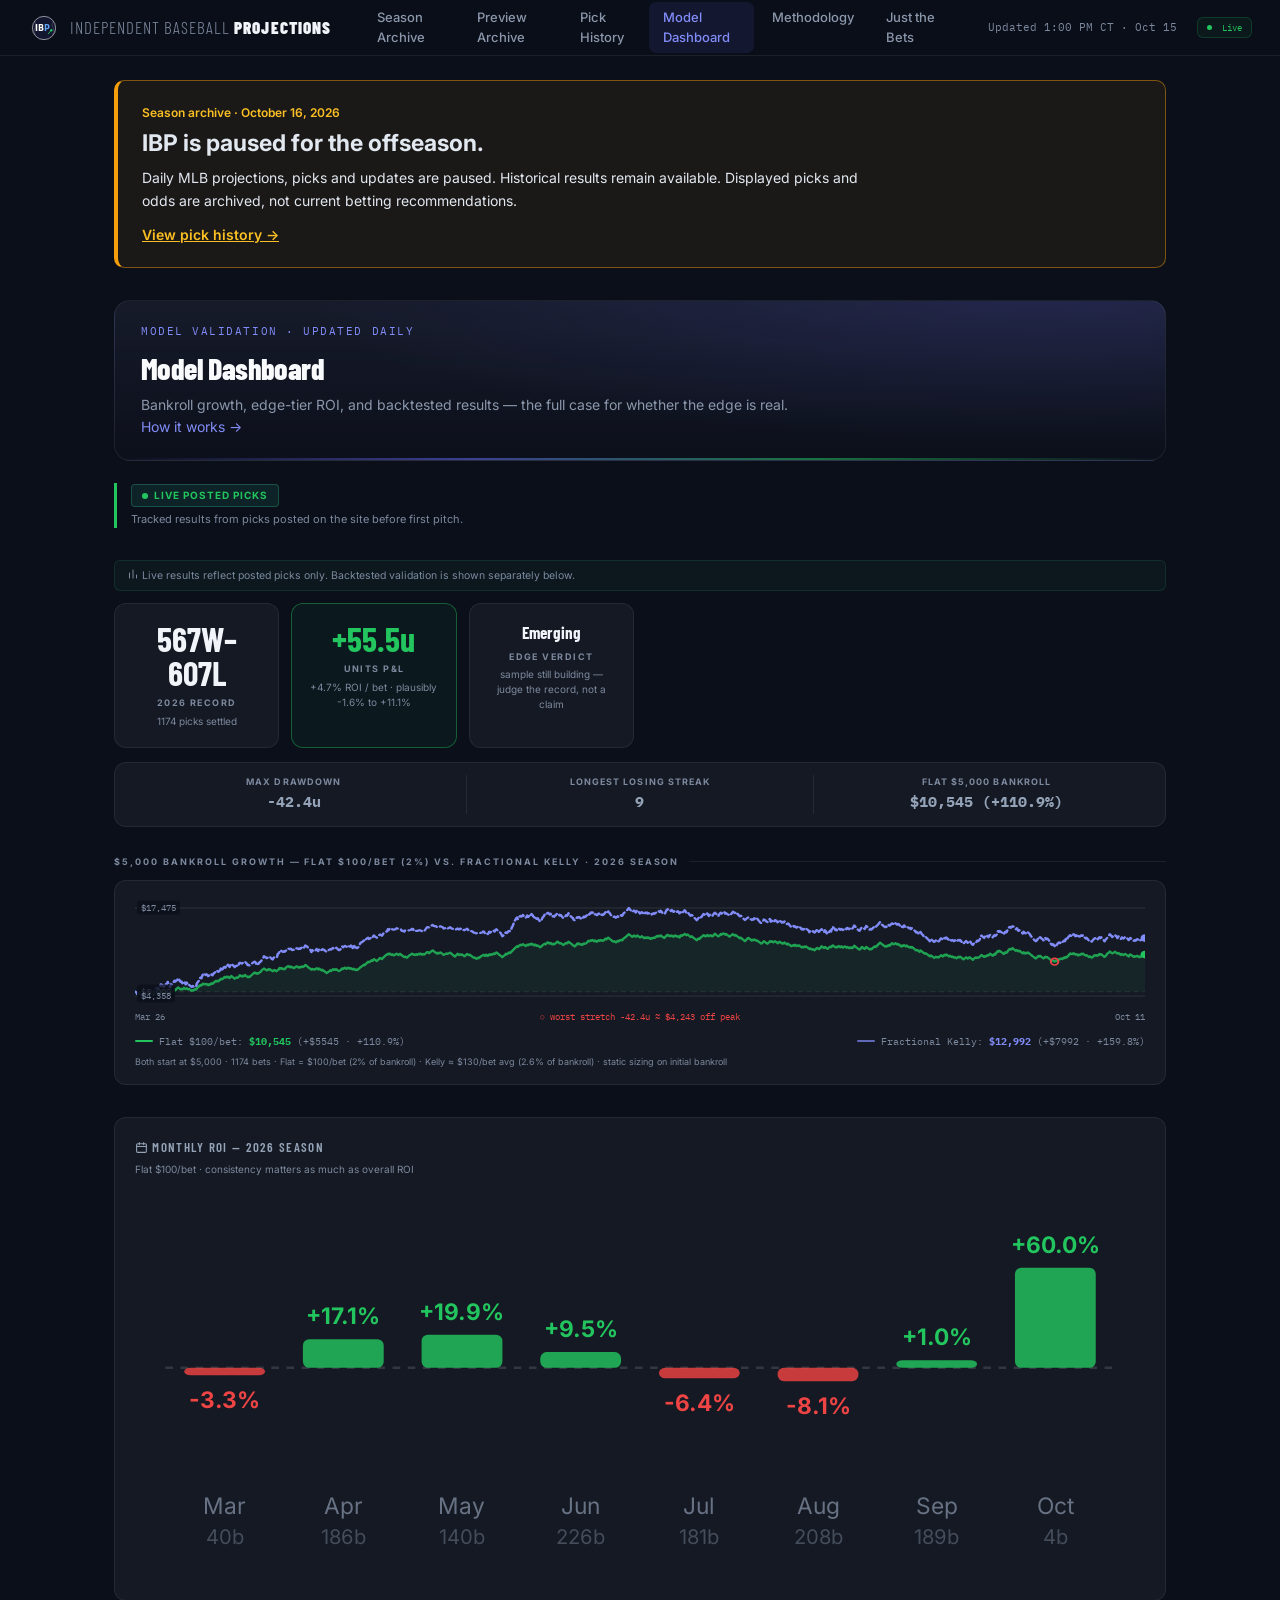
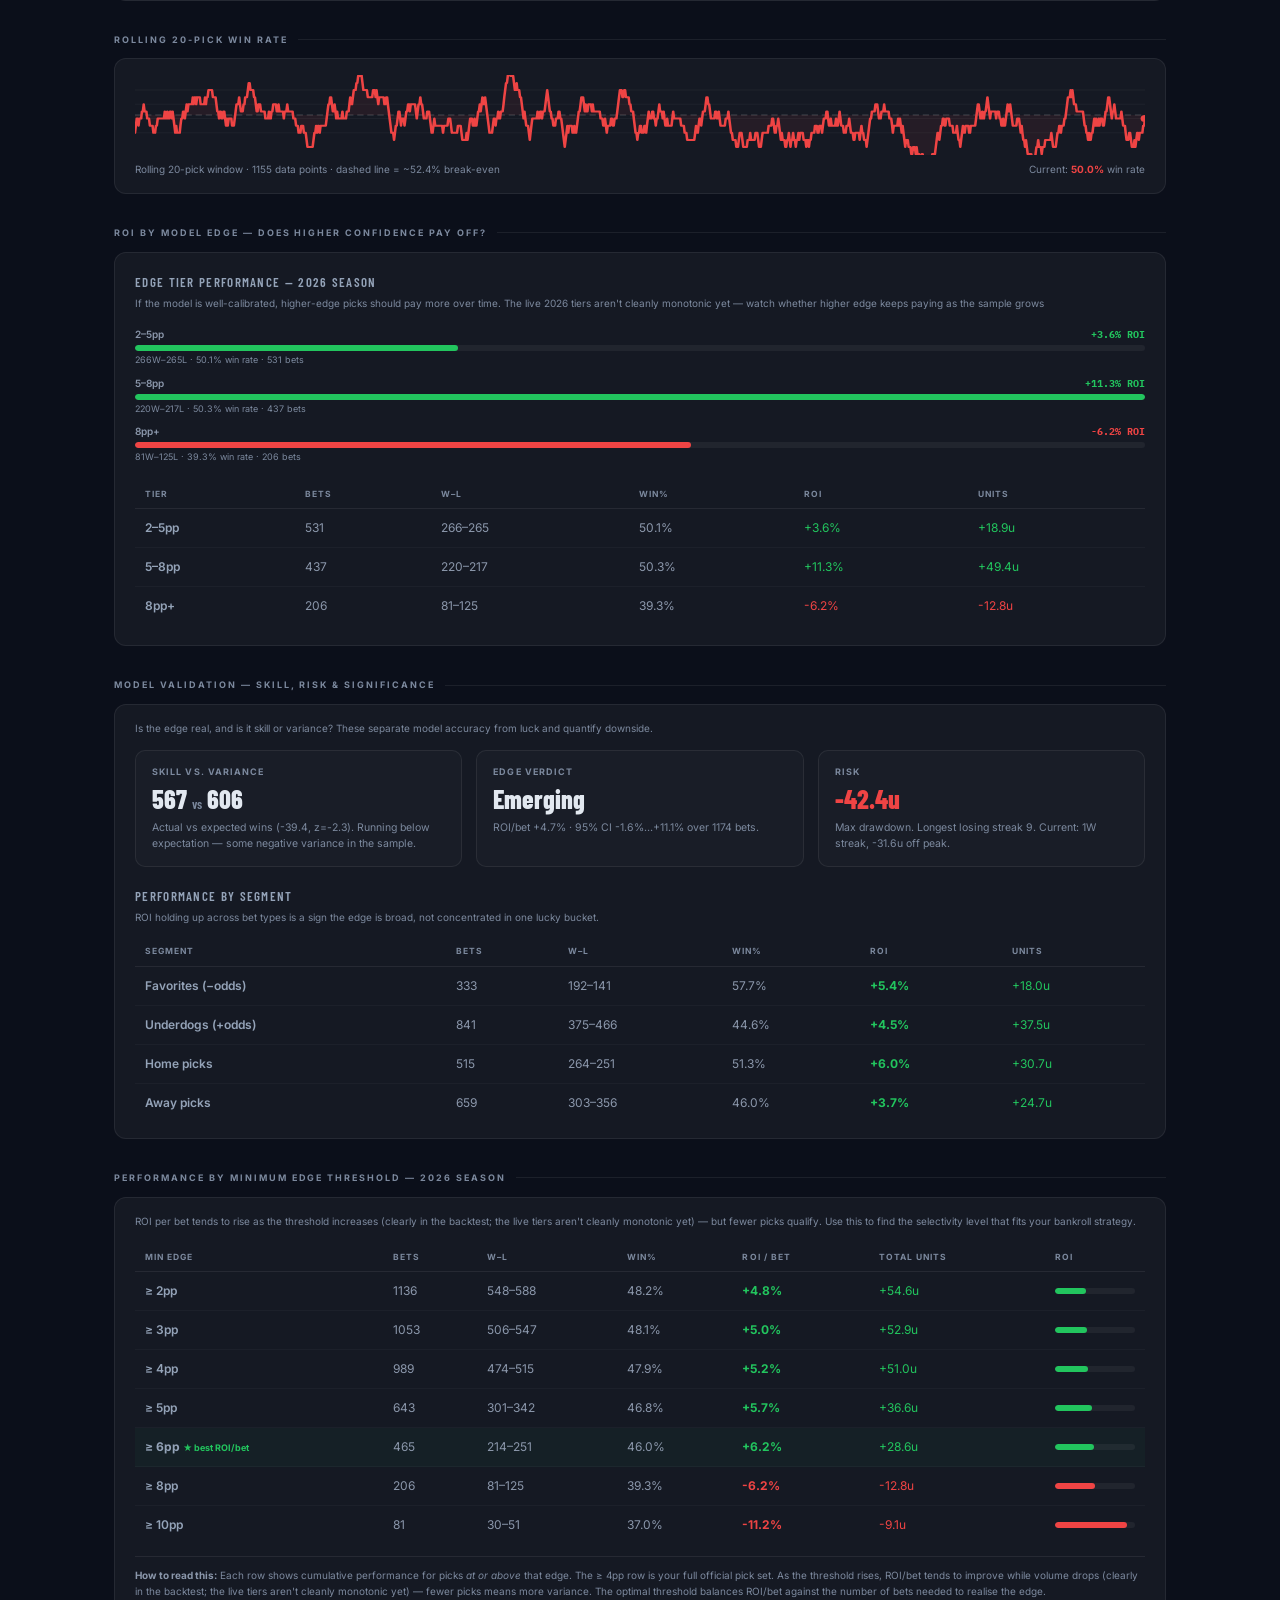
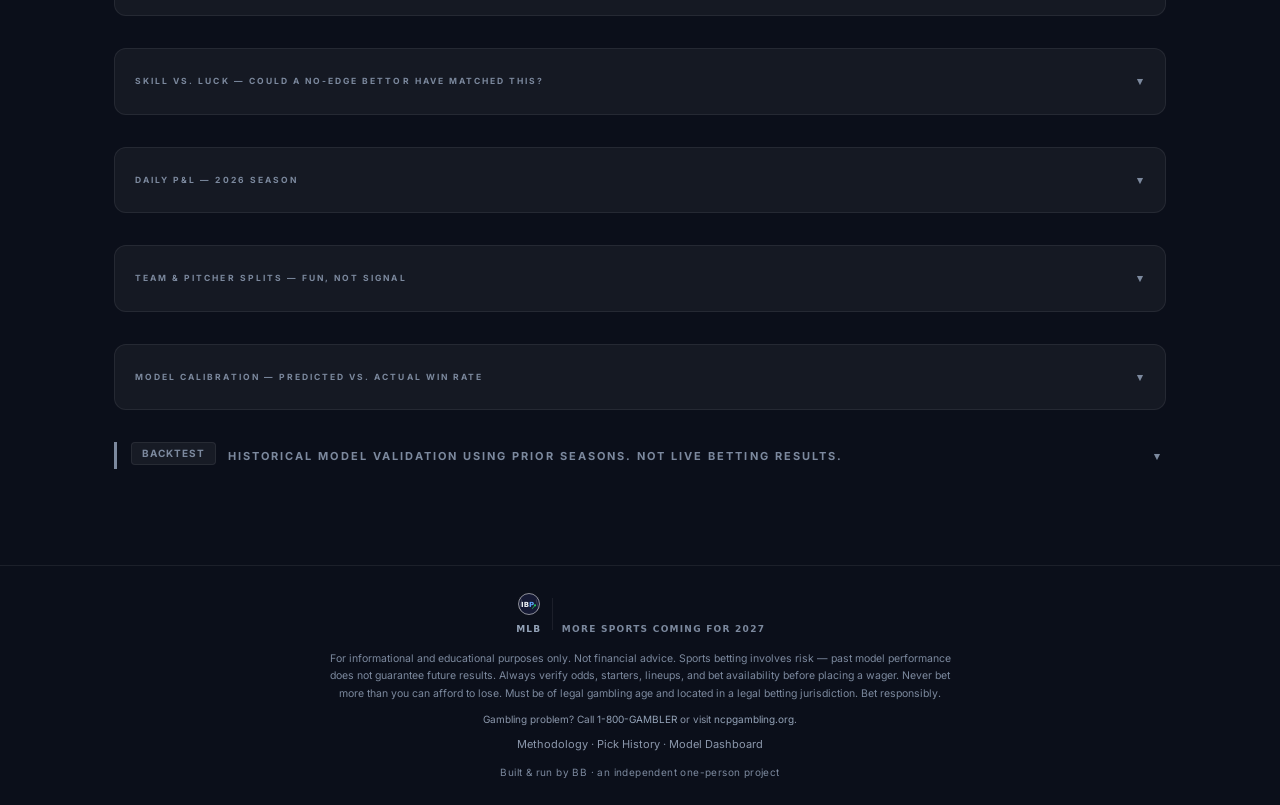
<file: performance.html>
<!DOCTYPE html>
<html lang="en">
<head>
<meta charset="UTF-8">
<meta name="viewport" content="width=device-width, initial-scale=1.0">
<title>Independent Baseball Projections — Model Dashboard</title>
<link rel="canonical" href="https://independentbaseballprojections.net/performance.html">
<script type="application/ld+json">
{
  "@context": "https://schema.org",
  "@type": "WebPage",
  "name": "Independent Baseball Projections — Model Dashboard",
  "description": "Model validation dashboard: bankroll growth, closing-line value, edge-tier ROI, calibration, and backtested results for the Independent Baseball Projections MLB model.",
  "url": "https://independentbaseballprojections.net/performance.html",
  "isPartOf": { "@type": "WebSite", "name": "Independent Baseball Projections", "url": "https://independentbaseballprojections.net/" },
  "publisher": { "@type": "Organization", "name": "Independent Baseball Projections", "url": "https://independentbaseballprojections.net/" }
}
</script>
<meta name="description" content="Model Dashboard for Independent Baseball Projections. Bankroll growth, P&L curve, win rate trends, calibration, CLV validation, edge-tier ROI, and threshold analysis.">
<meta property="og:title" content="Independent Baseball Projections — Model Dashboard">
<meta property="og:description" content="Model Dashboard — bankroll growth, edge-tier breakdown, strategy comparison, and development-period backtest results (hypothetical).">
<meta property="og:type" content="website">
<meta property="og:image" content="https://independentbaseballprojections.net/og-image.png?v=2">
<meta property="og:image:width" content="1200">
<meta property="og:image:height" content="630">
<meta property="og:url" content="https://independentbaseballprojections.net/performance.html">
<meta name="twitter:card" content="summary_large_image">
<meta name="twitter:title" content="Independent Baseball Projections — Model Dashboard">
<meta name="twitter:description" content="Bankroll growth, edge-tier ROI, strategy comparison, and development-period backtest results (hypothetical).">
<meta name="twitter:image" content="https://independentbaseballprojections.net/og-image.png?v=2">
<link rel="icon" href="data:image/svg+xml,<svg xmlns='http://www.w3.org/2000/svg' viewBox='0 0 32 32'><circle cx='16' cy='16' r='15' fill='%230f1829'/><circle cx='16' cy='16' r='14' stroke='rgba(255,255,255,0.82)' stroke-width='1' fill='none'/><path d='M7,9 Q10,12 8,16 Q6,20 8,23' stroke='rgba(255,255,255,0.3)' stroke-width='0.7' fill='none' stroke-linecap='round'/><path d='M25,9 Q22,12 24,16 Q26,20 24,23' stroke='rgba(255,255,255,0.3)' stroke-width='0.7' fill='none' stroke-linecap='round'/><text x='5' y='21' font-family='system-ui,sans-serif' font-size='9' font-weight='900' fill='white'>IB</text><text x='16' y='21' font-family='system-ui,sans-serif' font-size='9' font-weight='900' fill='%2360a5fa'>P</text><line x1='21' y1='23' x2='25' y2='18' stroke='%2322c55e' stroke-width='1.2' stroke-linecap='round'/><circle cx='25' cy='18' r='1.4' fill='%2322c55e'/></svg>">
<link rel="preconnect" href="https://fonts.googleapis.com">
<link rel="preconnect" href="https://fonts.gstatic.com" crossorigin>
<link href="https://fonts.googleapis.com/css2?family=Barlow+Condensed:wght@300;400;500;600;700;800;900&family=IBM+Plex+Mono:wght@400;500;600;700&family=Inter:wght@300;400;500;600;700&display=swap" rel="stylesheet">
<link rel="stylesheet" href="style.css?v=43">
<link rel="stylesheet" href="index.css?v=6">
<link rel="stylesheet" href="performance.css?v=5">
<!-- Google tag (gtag.js) -->
<script async src="https://www.googletagmanager.com/gtag/js?id=G-DTTFTBVZJN"></script>
<script>
  window.dataLayer = window.dataLayer || [];
  function gtag(){dataLayer.push(arguments);}
  gtag('js', new Date());
  gtag('config', 'G-DTTFTBVZJN');
</script>
</head>
<body data-season-state="offseason">
<a class="skip-link" href="#main">Skip to content</a>

<nav>
  <a class="nav-brand" href="index.html">
    <div class="nav-logo"><svg width="32" height="32" viewBox="0 0 88 88" xmlns="http://www.w3.org/2000/svg"><circle cx="44" cy="44" r="32" fill="rgba(99,102,241,0.1)"/><circle cx="44" cy="44" r="32" stroke="rgba(255,255,255,0.82)" stroke-width="1.8" fill="none"/><path d="M18,26 Q26,34 19,44 Q13,54 20,62" stroke="rgba(255,255,255,0.3)" stroke-width="1.5" fill="none" stroke-linecap="round"/><path d="M70,26 Q62,34 69,44 Q75,54 68,62" stroke="rgba(255,255,255,0.3)" stroke-width="1.5" fill="none" stroke-linecap="round"/><text x="19" y="52" font-family="system-ui,sans-serif" font-size="22" font-weight="900" fill="white">IB</text><text x="44" y="52" font-family="system-ui,sans-serif" font-size="22" font-weight="900" fill="#60a5fa">P</text><line x1="56" y1="60" x2="64" y2="50" stroke="#22c55e" stroke-width="2.5" stroke-linecap="round"/><circle cx="64" cy="50" r="3.3" fill="#22c55e"/></svg></div>
    <div class="nav-name"><span class="nav-fair">INDEPENDENT BASEBALL</span> <span class="nav-bold">PROJECTIONS</span></div>
  </a>
  <div class="nav-links">
    <a class="nav-link" href="index.html">Season Archive</a>
    <a class="nav-link" href="preview.html">Preview Archive</a>
    <a class="nav-link" href="history.html">Pick History</a>
    <a class="nav-link active" aria-current="page" href="performance.html">Model Dashboard</a>
    <a class="nav-link" href="model.html">Methodology</a>
    <a class="nav-link" href="bets.html">Just the Bets</a>
  </div>
  <button class="nav-hamburger" id="nav-hamburger" onclick="toggleNav()" aria-label="Menu" aria-expanded="false">
    <span></span><span></span><span></span>
  </button>
  <div class="nav-right">
    <span class="nav-updated" id="last-updated">—</span>
    <span id="auto-refresh-pill" style="display:none;margin-left:6px;font-size:9px;font-family:var(--font-mono);color:var(--green);padding:3px 9px;background:rgba(34,197,94,0.06);border:1px solid rgba(34,197,94,0.2);border-radius:6px;align-items:center;gap:5px"></span>
  </div>
</nav>

<!-- Offseason notice: revert the reviewed offseason presentation change when production is approved to resume. -->
<section class="offseason-notice" aria-labelledby="offseason-title">
  <p class="offseason-date">Season archive · <time datetime="2026-10-16">October 16, 2026</time></p>
  <h2 id="offseason-title">IBP is paused for the offseason.</h2>
  <p>Daily MLB projections, picks and updates are paused. Historical results remain available. Displayed picks and odds are archived, not current betting recommendations.</p>
  <a href="history.html">View pick history <span aria-hidden="true">→</span></a>
</section>


<div class="page" id="main" role="main" tabindex="-1">

  <header class="hero hero-slim">
    <div class="hero-eyebrow">Model Validation · Updated Daily</div>
    <h1 class="hero-title">Model Dashboard</h1>
    <p class="hero-sub">Bankroll growth, edge-tier ROI, and backtested results — the full case for whether the edge is real. <a href="model.html">How it works →</a></p>
  </header>

  <!-- Live section header + compact orientation strip -->
  <div class="results-section live-section">
    <div class="section-badge live-badge-lg"><span class="badge-dot live-dot-lg"></span>LIVE POSTED PICKS</div>
    <div class="section-sub">Tracked results from picks posted on the site before first pitch.</div>
  </div>
  <div class="live-metrics-note">
    <span><svg class="ibp-ic" style="font-size:12px" width="12" height="12" viewBox="0 0 24 24" fill="none" stroke="currentColor" stroke-width="2" stroke-linecap="round" stroke-linejoin="round" aria-hidden="true"><path d="M5 20V10M12 20V4M19 20v-6"/></svg> Live results reflect posted picks only. Backtested validation is shown separately below.</span>
  </div>
  <!-- Record, ROI, CLV, beat-close & risk metrics live in the validation header
       below; Last Updated is in the nav (deduped). -->


  <!-- Today's pick status → see Today's Picks tab -->

  <!-- Headline stats -->
  <div class="headline-stats" id="headline-stats">
    <div class="loading">Loading…</div>
  </div>

  <!-- Key insight callout -->
  <div class="insight-box" id="insight-box" style="display:none">
    <div class="ib-head"><svg class="ibp-ic" style="font-size:13px" width="13" height="13" viewBox="0 0 24 24" fill="none" stroke="currentColor" stroke-width="2" stroke-linecap="round" stroke-linejoin="round" aria-hidden="true"><path d="M3 17l6-6 4 4 7-7"/><path d="M14 8h6v6"/></svg> What CLV Tells Us</div>
    <div class="ib-body" id="insight-body"></div>
  </div>

  <!-- Hero stats row removed — consolidated into the single validation header
       (headline-stats) above; it duplicated record / ROI / CLV. -->

  <!-- Bankroll growth chart -->
  <div class="section">
    <div class="sec-lbl">$5,000 Bankroll Growth — Flat $100/bet (2%) vs. Fractional Kelly · 2026 Season</div>
    <div class="card" style="padding:16px 20px">
      <div class="bankroll-chart-wrap" id="bankroll-chart">
        <div class="loading">Loading…</div>
      </div>
    </div>
  </div>

  <!-- Market movement + Monthly ROI (moved up) -->
  <div class="section">
    <div class="two-col" id="clv-roi-row" style="grid-template-columns:1fr">
      <!-- Close-based season card: rendered by renderCLV() ONLY when the
           feed is not suppressed; removed entirely (with single-column reflow)
           while clv_suppressed is set. -->
      <div class="card" id="clv-season-card" hidden>
        <div class="card-title">Market Movement — Season Average</div>
        <div class="card-sub" id="clv-season-sub"></div>
        <div class="clv-big">
          <div class="clv-big-num" id="clv-big-num"></div>
          <div class="clv-big-lbl" id="clv-big-lbl"></div>
        </div>
        <div class="clv-chart" id="clv-chart"></div>
      </div>
      <div class="card">
        <div class="card-title"><svg class="ibp-ic" style="font-size:13px" width="13" height="13" viewBox="0 0 24 24" fill="none" stroke="currentColor" stroke-width="2" stroke-linecap="round" stroke-linejoin="round" aria-hidden="true"><rect x="3" y="5" width="18" height="16" rx="2"/><path d="M8 3v4M16 3v4M3 10h18"/></svg> Monthly ROI — 2026 Season</div>
        <div class="card-sub">Flat $100/bet · consistency matters as much as overall ROI</div>
        <div id="monthly-section">
          <div class="loading">Loading…</div>
        </div>
      </div>
    </div>
  </div>

  <!-- Rolling Win Rate Chart -->
  <div class="section" id="rolling-section" style="display:none">
    <div class="sec-lbl">Rolling 20-Pick Win Rate</div>
    <div class="card" style="padding:16px 20px">
      <div id="rolling-chart"></div>
    </div>
  </div>

  <!-- Edge tier performance with bars -->
  <div class="section">
    <div class="sec-lbl">ROI by Model Edge — Does Higher Confidence Pay Off?</div>
    <div class="card">
      <div style="display:flex;align-items:flex-start;justify-content:space-between;gap:16px;flex-wrap:wrap;margin-bottom:16px">
        <div>
          <div class="card-title" style="margin-bottom:4px">Edge Tier Performance — 2026 Season</div>
          <div class="card-sub" style="margin-bottom:0">If the model is well-calibrated, higher-edge picks should pay more over time. The live 2026 tiers aren't cleanly monotonic yet — watch whether higher edge keeps paying as the sample grows</div>
        </div>
      </div>
      <div id="edge-bars" style="margin-bottom:16px"></div>
      <table class="compare-table" id="edge-table">
        <thead><tr><th scope="col">Tier</th><th scope="col">Bets</th><th scope="col">W–L</th><th scope="col">Win%</th><th scope="col">ROI</th><th scope="col">Units</th></tr></thead>
        <tbody id="edge-tbody"><tr><td colspan="6" style="color:var(--text-4);padding:14px 10px">Populates as picks settle.</td></tr></tbody>
      </table>
    </div>
  </div>

  <!-- Model Validation: skill vs variance, risk, significance, segments -->
  <div class="section" id="validation-section" style="display:none">
    <div class="sec-lbl">Model Validation — Skill, Risk & Significance</div>
    <div class="card" style="padding:16px 20px">
      <div class="card-sub" style="margin-bottom:14px">
        Is the edge real, and is it skill or variance? These separate model accuracy from luck and quantify downside.
      </div>
      <div class="val-grid" id="validation-cards"></div>
      <div class="card-title" style="margin:20px 0 4px">Performance by Segment</div>
      <div class="card-sub" style="margin-bottom:12px">ROI holding up across bet types is a sign the edge is broad, not concentrated in one lucky bucket.</div>
      <table class="compare-table" id="segment-table">
        <thead><tr><th scope="col">Segment</th><th scope="col">Bets</th><th scope="col">W–L</th><th scope="col">Win%</th><th scope="col">ROI</th><th scope="col">Units</th></tr></thead>
        <tbody id="segment-tbody"></tbody>
      </table>
    </div>
  </div>

  <!-- Threshold Analysis -->
  <div class="section" id="threshold-section" style="display:none">
    <div class="sec-lbl">Performance by Minimum Edge Threshold — 2026 Season</div>
    <div class="card" style="padding:16px 20px">
      <div class="card-sub" style="margin-bottom:14px">
        ROI per bet tends to rise as the threshold increases (clearly in the backtest; the live tiers aren't cleanly monotonic yet) — but fewer picks qualify.
        Use this to find the selectivity level that fits your bankroll strategy.
      </div>
      <table class="compare-table" id="threshold-table">
        <thead>
          <tr>
            <th scope="col">Min Edge</th><th scope="col">Bets</th><th scope="col">W–L</th><th scope="col">Win%</th>
            <th scope="col">ROI / Bet</th><th scope="col">Total Units</th><th scope="col" style="width:100px">ROI</th>
          </tr>
        </thead>
        <tbody id="threshold-tbody">
          <tr><td colspan="7" style="color:var(--text-4);padding:14px 10px">Accumulates as picks settle.</td></tr>
        </tbody>
      </table>
      <div style="font-size:10px;color:var(--text-4);margin-top:12px;line-height:1.6;border-top:1px solid var(--border);padding-top:10px">
        <strong style="color:var(--text-3)">How to read this:</strong>
        Each row shows cumulative performance for picks <em>at or above</em> that edge.
        The ≥ 4pp row is your full official pick set. As the threshold rises, ROI/bet tends to improve while volume drops
        (clearly in the backtest; the live tiers aren't cleanly monotonic yet) — fewer picks means more variance. The optimal threshold
        balances ROI/bet against the number of bets needed to realise the edge.
      </div>
    </div>
  </div>

  <!-- CHANGE 5: Model vs Naive Strategies — trimmed to collapsible callout -->
  <div class="section">
    <div class="card" style="padding:16px 20px">
      <div class="collapsible-section" id="naive-collapsible">
        <div class="collapsible-trigger" role="button" tabindex="0" aria-expanded="false" onkeydown="if(event.key==='Enter'||event.key===' '){event.preventDefault();this.click();}" onclick="toggleSection('naive-body', 'naive-collapsible')">
          Skill vs. luck — could a no-edge bettor have matched this? <span class="coll-arrow">▾</span>
        </div>
        <div id="naive-body" class="collapsible-content">
          <div style="font-size:12px;color:var(--text-2);line-height:1.7;margin-bottom:14px">
            We re-ran our exact <strong id="lb-nbets">—</strong> settled bets <strong>10,000 times</strong>, keeping every price the same and drawing each outcome at the market's implied win rate — i.e. a bettor with <em>no edge</em> taking these same lines. That no-edge bettor finishes around <strong id="lb-median">—</strong> on average (middle 90% land between <strong id="lb-range">—</strong>). We actually finished <strong id="lb-actual" style="color:var(--green)">—</strong> — better than <strong id="lb-pct" style="color:var(--green)">—</strong> of those no-edge seasons.
          </div>
          <div class="naive-callout">
            <div class="naive-pill">
              <div class="naive-pill-val" id="lb-actual2" style="color:var(--green)">—</div>
              <div class="naive-pill-lbl">Our result (units)</div>
            </div>
            <div class="naive-pill">
              <div class="naive-pill-val" id="lb-median2" style="color:var(--text-2)">—</div>
              <div class="naive-pill-lbl">No-edge median</div>
            </div>
            <div class="naive-pill">
              <div class="naive-pill-val" id="lb-pct2" style="color:var(--green)">—</div>
              <div class="naive-pill-lbl">Percentile vs luck</div>
            </div>
          </div>
          <div id="lb-band" style="margin-top:14px"></div>
          <div style="font-size:11px;color:var(--text-3);margin-top:12px;line-height:1.6;border-top:1px solid var(--border);padding-top:10px">
            <strong>Why this alone doesn't prove an edge:</strong> this test says our results have outrun luck <em>at the posted prices</em> — it does not show that the market agreed we had an edge. We treat the edge as unproven.
          </div>
          <div style="font-size:9px;color:var(--text-4);margin-top:10px;line-height:1.5">
            Monte Carlo over our exact bets and prices — only the outcomes are randomized, each at its line's market-implied probability. A genuine same-sample test of selection skill vs. luck; makes no assumptions about games we didn't bet.
          </div>
        </div>
      </div>
    </div>
  </div>

  <!-- CHANGE 4: Daily P&L bars — collapsible -->
  <div class="section" id="calendar-section" style="display:none">
    <div class="card" style="padding:16px 20px">
      <div class="collapsible-section" id="calendar-collapsible">
        <div class="collapsible-trigger" role="button" tabindex="0" aria-expanded="false" onkeydown="if(event.key==='Enter'||event.key===' '){event.preventDefault();this.click();}" onclick="toggleSection('calendar-body', 'calendar-collapsible')">
          Daily P&amp;L — 2026 Season <span class="coll-arrow">▾</span>
        </div>
        <div id="calendar-body" class="collapsible-content">
          <div class="calendar-wrap" id="calendar-wrap"></div>
        </div>
      </div>
    </div>
  </div>

  <!-- Team + Pitcher splits — collapsed: min-3-pick ROI splits are variance,
       not signal, and a "+129% ROI pitcher" invites exactly the wrong inference. -->
  <div class="section">
    <div class="card" style="padding:16px 20px">
      <div class="collapsible-section" id="tp-collapsible">
        <div class="collapsible-trigger" role="button" tabindex="0" aria-expanded="false" onkeydown="if(event.key==='Enter'||event.key===' '){event.preventDefault();this.click();}" onclick="toggleSection('tp-body', 'tp-collapsible')">
          Team &amp; pitcher splits — fun, not signal <span class="coll-arrow">▾</span>
        </div>
        <div id="tp-body" class="collapsible-content">
          <div style="font-size:11px;color:var(--amber);line-height:1.6;margin-bottom:12px">
            ⚠ Tiny samples (min. 3 picks). A 3–0 pitcher at +129% ROI is noise, not a pattern —
            nothing here feeds the model or should feed your bets. Shown because we show everything.
          </div>
  <div class="two-col-stats" id="team-pitcher-section">

    <!-- Per-Team Record -->
    <div class="section" id="team-section" style="display:none">
      <div class="sec-lbl">Performance by Team — 2026 Season (min. 3 picks)</div>
      <div class="two-col">
        <div class="card">
          <div class="card-title"><svg class="ibp-ic" style="font-size:13px" width="13" height="13" viewBox="0 0 24 24" fill="none" stroke="currentColor" stroke-width="2" stroke-linecap="round" stroke-linejoin="round" aria-hidden="true"><path d="M8 21h8M12 17v4M7 4h10v4a5 5 0 0 1-10 0z"/><path d="M7 6H4v1a3 3 0 0 0 3 3M17 6h3v1a3 3 0 0 1-3 3"/></svg> Best Teams by ROI</div>
          <div class="card-sub">Teams the model has found the most value on</div>
          <table class="edge-table" id="top-teams-table">
            <thead><tr><th scope="col">Team</th><th scope="col">W–L</th><th scope="col">Win%</th><th scope="col">ROI</th><th scope="col">Units</th></tr></thead>
            <tbody id="top-teams-tbody"></tbody>
          </table>
        </div>
        <div class="card">
          <div class="card-title"><svg class="ibp-ic" style="font-size:13px" width="13" height="13" viewBox="0 0 24 24" fill="none" stroke="currentColor" stroke-width="2" stroke-linecap="round" stroke-linejoin="round" aria-hidden="true"><path d="M3 7l6 6 4-4 7 7"/><path d="M14 16h6v-6"/></svg> Underperforming Teams</div>
          <div class="card-sub">Teams where model picks have underdelivered</div>
          <table class="edge-table" id="bot-teams-table">
            <thead><tr><th scope="col">Team</th><th scope="col">W–L</th><th scope="col">Win%</th><th scope="col">ROI</th><th scope="col">Units</th></tr></thead>
            <tbody id="bot-teams-tbody"></tbody>
          </table>
        </div>
      </div>
    </div>

    <!-- Pitcher Performance -->
    <div class="section" id="pitcher-section" style="display:none">
      <div class="sec-lbl">Pitcher Performance — 2026 Season (min. 3 picks)</div>
      <div class="two-col">
        <div class="card">
          <div class="card-title"><svg class="ibp-ic" style="font-size:13px" width="13" height="13" viewBox="0 0 24 24" fill="none" stroke="currentColor" stroke-width="2" stroke-linecap="round" stroke-linejoin="round" aria-hidden="true"><path d="M3 17l6-6 4 4 7-7"/><path d="M14 8h6v6"/></svg> Top Pitchers by ROI</div>
          <div class="card-sub">Best-performing starters when model picks them</div>
          <table class="edge-table" id="top-pitchers-table">
            <thead><tr><th scope="col">Pitcher</th><th scope="col">W–L</th><th scope="col">Win%</th><th scope="col">ROI</th><th scope="col">Units</th></tr></thead>
            <tbody id="top-pitchers-tbody"><tr><td colspan="5" style="color:var(--text-4);padding:16px 10px">Loading…</td></tr></tbody>
          </table>
        </div>
        <div class="card">
          <div class="card-title"><svg class="ibp-ic" style="font-size:13px" width="13" height="13" viewBox="0 0 24 24" fill="none" stroke="currentColor" stroke-width="2" stroke-linecap="round" stroke-linejoin="round" aria-hidden="true"><path d="M3 7l6 6 4-4 7 7"/><path d="M14 16h6v-6"/></svg> Underperforming Pitchers</div>
          <div class="card-sub">Starters the model over-rated this season</div>
          <table class="edge-table" id="bot-pitchers-table">
            <thead><tr><th scope="col">Pitcher</th><th scope="col">W–L</th><th scope="col">Win%</th><th scope="col">ROI</th><th scope="col">Units</th></tr></thead>
            <tbody id="bot-pitchers-tbody"><tr><td colspan="5" style="color:var(--text-4);padding:16px 10px">Loading…</td></tr></tbody>
          </table>
        </div>
      </div>
    </div>

  </div><!-- end two-col-stats -->
        </div>
      </div>
    </div>
  </div>

  <!-- CHANGE 4: Calibration — collapsible -->
  <div class="section" id="calib-section" style="display:none">
    <div class="card" style="padding:16px 20px">
      <div class="collapsible-section" id="calib-collapsible">
        <div class="collapsible-trigger" role="button" tabindex="0" aria-expanded="false" onkeydown="if(event.key==='Enter'||event.key===' '){event.preventDefault();this.click();}" onclick="toggleSection('calib-body', 'calib-collapsible')">
          Model Calibration — Predicted vs. Actual Win Rate <span class="coll-arrow">▾</span>
        </div>
        <div id="calib-body" class="collapsible-content">
          <div class="card-sub">Each bar shows actual win rate for picks in that model probability bucket. Bars near the diagonal line = well-calibrated model.</div>
          <div class="calib-wrap" id="calib-chart"></div>
        </div>
      </div>
    </div>
  </div>

  <!-- CHANGE 4: Backtest — collapsible -->
  <div class="collapsible-section" id="backtest-collapsible">
    <div class="results-section backtest-section">
      <div class="collapsible-trigger" role="button" tabindex="0" aria-expanded="false" onkeydown="if(event.key==='Enter'||event.key===' '){event.preventDefault();this.click();}" onclick="toggleSection('backtest-body', 'backtest-collapsible')" style="padding:0;margin-bottom:0">
        <div style="display:flex;align-items:center;gap:12px">
          <div class="section-badge backtest-badge-lg">BACKTEST</div>
          <div class="section-sub" style="margin:0">Historical model validation using prior seasons. Not live betting results.</div>
        </div>
        <span class="coll-arrow" style="margin-right:4px">▾</span>
      </div>
      <div id="backtest-body" class="collapsible-content">
        <div class="section">
          <div class="sec-lbl">Backtested Model Validation — Development Period 2022–2024 (Hypothetical) · Not Live Results</div>
          <div class="card">
            <div style="display:flex;align-items:center;justify-content:space-between;margin-bottom:16px;flex-wrap:wrap;gap:12px">
              <div>
                <div class="card-title" style="margin-bottom:4px">Improving Every Backtest Year</div>
                <div class="card-sub" style="margin-bottom:0">vs. −4.0% baseline (bet every game, full vig drain) · 7,359 games backtested</div>
              </div>
              <div style="font-family:var(--font-display);font-size:32px;font-weight:700;color:var(--green)">+10.4%</div>
            </div>
            <div id="backtest-chart"></div>
            <div style="display:flex;gap:10px;flex-wrap:wrap;margin-top:16px">
              <div class="stat-pill bt-pill"><div class="stat-lbl">Sharpe Ratio</div><div class="stat-val amber">1.82</div><div class="stat-sub">backtested · annualized</div></div>
              <div class="stat-pill bt-pill"><div class="stat-lbl">Brier Score</div><div class="stat-val white">0.234</div><div class="stat-sub">vs. 0.250 market</div></div>
              <div class="stat-pill bt-pill"><div class="stat-lbl">Max Drawdown</div><div class="stat-val red">−12.4u</div><div class="stat-sub">backtested</div></div>
              <div class="stat-pill bt-pill"><div class="stat-lbl">Edge Threshold</div><div class="stat-val white">4pp</div><div class="stat-sub">min to post</div></div>
            </div>
            <div class="backtest-note">
              All figures above are <strong style="color:var(--text-2)">development-period backtest results</strong> (2022–2024, hypothetical). The walk-forward simulation trained each year on prior seasons, but the calibration layer was fitted on this same period — treat these as development evidence, not proof. Live 2026 results appear in the sections above as picks settle.
            </div>
          </div>
        </div>
      </div>
    </div>
  </div><!-- end backtest collapsible -->

  <!-- EMAIL CAPTURE -->
  <section class="email-bar" id="email-capture">
    <div class="eb-copy"><strong>The day's picks in your inbox every morning.</strong> One email a day, only on days the model finds a bet. Free for all of 2026 while the public record builds.</div>
    <form class="ec-form eb-form" id="ec-form" onsubmit="handleEmailSubmit(event)">
      <input class="ec-input" type="email" name="email_address" aria-label="Email address" placeholder="your@email.com" required autocomplete="email">
      <button class="ec-btn" type="submit">Send me the picks →</button>
    </form>
    <div class="ec-success" id="ec-success" role="status">✓ You're on the list — picks coming your way.</div>
  </section>

</div>

<footer>
  <div class="footer-sport-marks">
    <!-- MLB — active -->
    <div class="fsm-item">
      <svg width="28" height="28" viewBox="0 0 88 88">
        <circle cx="44" cy="44" r="33" fill="rgba(99,102,241,0.12)"/>
        <circle cx="44" cy="44" r="33" stroke="rgba(255,255,255,0.82)" stroke-width="2" fill="none"/>
        <path d="M16,24 Q25,33 18,44 Q11,55 18,64" stroke="rgba(255,255,255,0.32)" stroke-width="1.4" fill="none" stroke-linecap="round"/>
        <path d="M72,24 Q63,33 70,44 Q77,55 70,64" stroke="rgba(255,255,255,0.32)" stroke-width="1.4" fill="none" stroke-linecap="round"/>
        <text x="19" y="54" font-family="system-ui,sans-serif" font-size="22" font-weight="900" fill="#f1f5f9">IB</text><text x="44" y="54" font-family="system-ui,sans-serif" font-size="22" font-weight="900" fill="#60a5fa">P</text>
        <line x1="55" y1="58" x2="63" y2="48" stroke="#22c55e" stroke-width="2.5" stroke-linecap="round"/>
        <circle cx="63" cy="48" r="3.5" fill="#22c55e"/>
      </svg>
      <span class="fsm-lbl fsm-active">MLB</span>
    </div>
    <div class="fsm-sep"></div>
    <span class="fsm-lbl" style="font-weight:600">More sports coming for 2027</span>
  </div>
  <div class="footer-brand" style="display:none">Independent Baseball Projections · Bet the number, not the noise. · Every pick logged before first pitch.</div>
  <div class="site-disclaimer">For informational and educational purposes only. Not financial advice. Sports betting involves risk — past model performance does not guarantee future results. Always verify odds, starters, lineups, and bet availability before placing a wager. Never bet more than you can afford to lose. Must be of legal gambling age and located in a legal betting jurisdiction. Bet responsibly.</div>
  <div class="rg-resource">Gambling problem? Call <a href="tel:18005224700">1-800-GAMBLER</a> or visit <a href="https://www.ncpgambling.org" target="_blank" rel="noopener">ncpgambling.org</a>.</div>
  <div class="footer-links"><a href="model.html">Methodology</a> · <a href="history.html">Pick History</a> · <a href="performance.html">Model Dashboard</a></div>
  <div class="footer-byline">Built &amp; run by BB · an independent one-person project</div>
</footer>

<script src="ibp-utils.js?v=10"></script>
<script>
// pct, formatOdds, fetchESPNScores, computeTodaySettled,
// extendPnlCurve, applyTodayToPerf, _showDebugBanner → ibp-utils.js
function fmtU(v) {
  if (v == null) return '—';
  return (v >= 0 ? '+' : '') + v.toFixed(1) + 'u';
}

// fetchESPNScores, ESPN_ABBR_MAP → ibp-utils.js

// CHANGE 4: Toggle collapsible sections
function toggleSection(bodyId, sectionId) {
  const section = document.getElementById(sectionId);
  const body    = document.getElementById(bodyId);
  if (!section || !body) return;
  const isOpen = section.classList.toggle('open');
  body.style.display = isOpen ? 'block' : 'none';
  const trigger = section.querySelector('.collapsible-trigger');
  if (trigger) trigger.setAttribute('aria-expanded', isOpen ? 'true' : 'false');
}

// renderTodayPerfBanner removed — dead code (uncalled; targeted nonexistent #today-perf-* nodes)

// computeTodaySettled, extendPnlCurve, applyTodayToPerf → ibp-utils.js

async function loadAll() {
  try {
    const v = Date.now();
    const [pRes, hRes, todayRes, scores] = await Promise.all([
      fetch('data/performance.json?v='    + v),
      fetch('data/history.json?v='        + v),
      fetch('data/today.json?v='          + v),
      fetchESPNScores(),
    ]);
    const p     = pRes.ok     ? await pRes.json()     : null;
    const h     = hRes.ok     ? await hRes.json()     : null;
    const today = todayRes.ok ? await todayRes.json() : null;
    // rl_performance.json no longer fetched — RL removed from display

    if (p && p.updated_at) {
      document.getElementById('last-updated').textContent = 'Updated ' + p.updated_at;
    }

    // Merge today's settled picks that aren't yet in history.json
    // No edge filter here — all picks in today.json are tracked in picks_log.csv
    // and will appear in history.json after the settle runs, so mirror that.
    const todayPicksFilt = today && today.picks ? today.picks : [];
    // today.date is the top-level date field set by the pipeline in local CT time.
    const todayDate     = (today && today.date) ? String(today.date) : '';
    const todaySettled  = computeTodaySettled(todayPicksFilt, scores, todayDate);
    const alreadyInRows = new Set(
      (h && h.rows || []).filter(r => String(r.date) === todayDate)
                          .map(r => `${r.game}|${(r.side||'').toUpperCase()}`)
    );
    const newSettled = todaySettled.filter(r =>
      !alreadyInRows.has(`${r.game}|${(r.side||'').toUpperCase()}`)
    );
    const hAugmented = newSettled.length > 0 && h ? {
      ...h,
      rows: [...(h.rows || []), ...newSettled],
    } : h;
    const pAugmented = applyTodayToPerf(p, newSettled);

    // Populate live metrics row (augmented with today's settled picks)
    // Mini live-metrics strip was removed (deduped); guard writes in case the
    // markup is ever restored so this never throws on a missing element.
    const sAug = pAugmented && pAugmented.season;
    if (sAug) {
      const _lr = document.getElementById('lm-record');
      if (_lr) _lr.textContent = sAug.wins + 'W–' + sAug.losses + 'L';
      const wr = (sAug.wins + sAug.losses) > 0 ? sAug.wins / (sAug.wins + sAug.losses) : 0;
      const _lw = document.getElementById('lm-winrate');
      if (_lw) _lw.textContent = (wr * 100).toFixed(1) + '%';
      const _lb = document.getElementById('lm-bets');
      if (_lb && sAug.bets) _lb.textContent = sAug.bets;
      const _lu = document.getElementById('lm-updated');
      if (_lu && pAugmented.updated_at) _lu.textContent = pAugmented.updated_at;
    }

    // Suppression flag — FAIL-CLOSED: renders close-based sections only when
    // every required payload explicitly reports clv_suppressed === false.
    window._clvSuppressed = computeClvSuppressed([pAugmented, hAugmented]);
    // Today's pick status shown on Today's Picks tab — not duplicated here
    renderValidationHeader(pAugmented, hAugmented);
    renderInsight(pAugmented);
    renderBankrollChart(hAugmented);
    renderLuckBand(hAugmented);
    const hRows = (hAugmented && hAugmented.rows) ? hAugmented.rows : [];
    renderCLV(pAugmented, hAugmented);
    renderMonthly(pAugmented);
    renderRollingWinRate(hRows);
    renderEdgeTiers(pAugmented);
    renderModelValidation(hRows);
    // renderRLPerformance removed — RL not displayed
    renderThresholdAnalysis(hAugmented ? (hAugmented.rows || []) : []);
    renderCalibration(hRows);
    renderCalendar(hRows);
    renderTeamStats(hAugmented ? (hAugmented.rows || []) : []);
    renderPitcherStats(hAugmented ? (hAugmented.rows || []) : []);
    renderBacktest();
  } catch(e) {
    console.error('[Independent Baseball Projections] loadAll error:', e);
    _showDebugBanner(e.message || String(e));
    document.getElementById('headline-stats').innerHTML = `
      <div class="state-card error-state" style="grid-column:1/-1">
        <div class="state-icon">⚠️</div>
        <div class="state-title">Unable to load performance data.</div>
        <div class="state-sub">Please refresh the page or check back later.</div>
      </div>`;
    renderBacktest();
  }
}

// Significance / CI helpers for the validation header.
// Mean + 95% CI of a numeric array (Welford-free; fine at this n).
function _meanCI(vals) {
  const xs = (vals || []).filter(v => typeof v === 'number' && !isNaN(v));
  const n = xs.length;
  if (n < 2) return { n, mean: n ? xs[0] : null, lo: null, hi: null };
  const mean = xs.reduce((a, b) => a + b, 0) / n;
  const variance = xs.reduce((a, b) => a + (b - mean) ** 2, 0) / (n - 1);
  const se = Math.sqrt(variance / n);
  return { n, mean, lo: mean - 1.96 * se, hi: mean + 1.96 * se };
}
// CLV verdict from the FULL settled history (history.json rows), NOT the 30-pt sparkline.
// Honest coloring: green ONLY when the 95% CI is entirely above 0 (genuinely beats the
// close); red only when entirely below; otherwise neutral — a near-zero/flat CLV must not
// read as a proven edge.
function clvVerdict(h) {
  // Unified suppression short-circuit: no close-derived computation may run
  // while the feed suppresses CLV.
  if (window._clvSuppressed) return { tone: 'neu', posShare: null, n: 0, lo: null, hi: null, mean: null };
  const rows = (h && h.rows) || [];
  const clvs = rows.filter(r => (r.result === 'W' || r.result === 'L') && r.clv != null)
                   .map(r => parseFloat(r.clv));
  const ci = _meanCI(clvs);
  const posShare = clvs.length ? clvs.filter(v => v > 0).length / clvs.length : null;
  // GREEN requires BOTH a mean 95% CI above 0 AND a majority of picks beating the close.
  // The mean CLV can sit just above 0 on a right-skewed distribution while <50% of picks
  // actually beat the close — that is NOT a clean proven edge, so it reads neutral, not green.
  let tone = 'neu';
  if (ci.n >= 20 && ci.lo != null) {
    if (ci.lo > 0 && posShare != null && posShare >= 0.5) tone = 'pos';
    else if (ci.hi < 0) tone = 'neg';
  }
  return Object.assign({ tone, posShare }, ci);
}
// 95% CI on ROI/bet (mean of pnl_u at flat stake) from the full settled history.
function roiCIFromHistory(h) {
  const rows = (h && h.rows) || [];
  return _meanCI(rows.filter(r => r.result === 'W' || r.result === 'L').map(r => parseFloat(r.pnl_u) || 0));
}

// One consolidated validation header — replaces the old renderHeadline +
// renderHeroStats (which duplicated record/ROI/CLV). Four outcome tiles plus a
// risk/validation strip that surfaces beat-close %, max drawdown, and longest
// losing streak (previously buried in the Model Validation section).
function renderValidationHeader(p, h) {
  const s    = (p && p.season) || {};
  const clv  = p && p.avg_clv;
  const rows = h && h.rows ? h.rows.filter(r => r.result === 'W' || r.result === 'L') : [];
  const totalPnlDollars = rows.reduce((a, r) => a + (r.pnl_u || 0) * 100, 0);
  const startBank = 5000;   // $100/bet = 2% of $5,000 — realistic flat-bet sizing
  const currentBank = startBank + totalPnlDollars;
  const bankGrowth = ((currentBank - startBank) / startBank * 100).toFixed(1);

  // Significance-aware framing for the marquee stats (full settled history).
  const _cv      = clvVerdict(h);
  const _roiCI   = roiCIFromHistory(h);
  const _clvFeat = _cv.tone === 'pos' ? 'featured' : '';
  const _clvCol  = _cv.tone === 'pos' ? 'green' : _cv.tone === 'neg' ? 'red' : 'white';
  const _clvSub  = _cv.tone === 'pos' ? 'beats close (95% CI &gt; 0)'
                 : _cv.tone === 'neg' ? 'trails close'
                 : 'flat / still proving';
  const _clvOmitted = !!window._clvSuppressed;
  const beatClose = _cv.posShare != null ? Math.round(_cv.posShare * 100) + '%' : '—';

  // Risk — max drawdown + longest losing streak (chronological, oldest→newest).
  const settled = rows.slice().sort((a, b) => String(a.date).localeCompare(String(b.date)));
  let cum = 0, peak = 0, maxDD = 0, runLoss = 0, longestLoss = 0;
  settled.forEach(r => {
    cum += (parseFloat(r.pnl_u) || 0);
    peak = Math.max(peak, cum);
    maxDD = Math.min(maxDD, cum - peak);
    if (r.result === 'L') { runLoss++; longestLoss = Math.max(longestLoss, runLoss); } else runLoss = 0;
  });

  // Fold hierarchy: the honest numbers get the big type. One verdict tile says
  // the sentence the whole page stands behind; beat-close is promoted from the
  // risk strip (it's the decision-relevant validation stat — avg CLV moves to
  // the strip); the $-bankroll tile is demoted to its chart section below.
  const _roiSig    = _roiCI.lo != null && _roiCI.lo > 0;
  // Explicitly suppression-gated: 'market-confirmed' can NEVER derive from
  // suppressed close data, even if a stray value leaked into rows.
  const _clvAgrees = !_clvOmitted && _cv.tone === 'pos';
  const _verdictTxt = _roiSig && _clvAgrees ? 'Paper ROI positive · market-confirmed'
                    : _roiSig ? 'Paper ROI positive · unproven'
                    : 'Emerging';
  const _verdictSub = _roiSig && _clvAgrees
    ? 'ROI positive and the market moves toward our picks'
    : _roiSig ? 'paper record at posted prices — no bets placed; edge not yet proven'
    : 'sample still building — judge the record, not a claim';
  const _bcTone = _clvAgrees ? 'green' : 'white';

  document.getElementById('headline-stats').innerHTML = `
    <div class="hl-stat">
      <div class="hl-val white">${s.wins || 0}W–${s.losses || 0}L</div>
      <div class="hl-lbl">2026 Record</div>
      <div class="hl-sub">${s.bets || 0} picks settled</div>
    </div>
    <div class="hl-stat featured">
      <div class="hl-val ${(s.units || 0) >= 0 ? 'green' : 'red'}">${fmtU(s.units)}</div>
      <div class="hl-lbl">Units P&amp;L</div>
      <div class="hl-sub">${pct(s.roi)} ROI / bet${_roiCI.lo != null ? ' · plausibly ' + pct(_roiCI.lo) + ' to ' + pct(_roiCI.hi) : ''}</div>
    </div>
    ${_clvOmitted ? '' : `<div class="hl-stat">
      <div class="hl-val ${_bcTone}">${beatClose}</div>
      <div class="hl-lbl">Picks Beating the Close</div>
      <div class="hl-sub">the market-agreement test · n=${_cv.n || 0}</div>
    </div>`}
    <div class="hl-stat ${_roiSig && _clvAgrees ? 'featured' : ''}">
      <div class="hl-val ${_roiSig && _clvAgrees ? 'green' : 'white'}" style="font-size:17px;line-height:1.25">${_verdictTxt}</div>
      <div class="hl-lbl">Edge Verdict</div>
      <div class="hl-sub">${_verdictSub}</div>
    </div>
    <div class="hl-risk-strip" role="group" aria-label="Risk and validation metrics">
      ${_clvOmitted ? '' : `<span class="hri"><span class="hri-lbl">Avg CLV</span><span class="hri-val">${pct(clv) + ' · ' + _clvSub}</span></span>`}
      <span class="hri"><span class="hri-lbl">Max drawdown</span><span class="hri-val">${fmtU(maxDD)}</span></span>
      <span class="hri"><span class="hri-lbl">Longest losing streak</span><span class="hri-val">${longestLoss || '—'}</span></span>
      <span class="hri"><span class="hri-lbl">Flat $5,000 bankroll</span><span class="hri-val">$${Math.round(currentBank).toLocaleString()} (${parseFloat(bankGrowth) >= 0 ? '+' : ''}${bankGrowth}%)</span></span>
    </div>`;
}

function renderInsight(p) {
  if (window._clvSuppressed) return;  // section removed under suppression
  const clv = p && p.avg_clv;
  const s   = p && p.season;
  if (clv == null || !s || !s.bets) return;
  const el   = document.getElementById('insight-box');
  const body = document.getElementById('insight-body');
  el.style.display = 'block';
  const clvStr = pct(clv);
  const roiStr = pct(s.roi);
  body.innerHTML = `The model has averaged <strong>${clvStr} CLV</strong> across ${s.bets} picks. Closing-line value — whether the market moves toward our line by close — is the standard test of a real edge, but this sample is still small and partly reconstructed, so we treat it as a signal worth tracking, not proof. Realized ROI per bet is <strong>${roiStr}</strong>; both need a larger live sample before the edge is confirmed.`;
}

// CHANGE 5: Populate naive callout
// Same-sample "luck band": hold our exact bets + prices fixed, randomize only the
// outcomes (each at its line's market-implied win rate = a no-edge bettor), 10k times.
// Shows where our real result lands vs that luck distribution — a genuine skill-vs-variance
// test on the same bets, replacing the old hand-waved "~−4% naive" estimate.
function renderLuckBand(h) {
  const all = (h && h.rows) || [];
  const settled = all.filter(r => r.result === 'W' || r.result === 'L');
  // ONE validated set — sims AND `actual` both come from it, so they're the same sample.
  // Require finite non-zero odds + present model_prob/edge; skip rows that can't be simulated.
  const bets = [];
  for (const r of settled) {
    const o = Number(r.odds);
    if (!Number.isFinite(o) || o === 0 || r.model_prob == null || r.edge == null) continue;
    const b = o > 0 ? o / 100 : 100 / Math.abs(o);            // profit (units) on a 1u win
    let pm = r.model_prob - r.edge;                            // market-implied win rate for our side
    pm = Math.max(0.01, Math.min(0.99, pm));
    bets.push({ b, pm, pnl: parseFloat(r.pnl_u) || 0 });
  }
  if (bets.length < 30) return;
  const actual = bets.reduce((s, x) => s + x.pnl, 0);          // same validated set as the sims

  const N = 10000;
  const totals = new Float64Array(N);
  for (let s = 0; s < N; s++) {
    let t = 0;
    for (let i = 0; i < bets.length; i++) t += Math.random() < bets[i].pm ? bets[i].b : -1;
    totals[s] = t;
  }
  totals.sort((a, b) => a - b);
  const q = p => totals[Math.min(N - 1, Math.max(0, Math.floor(p * N)))];
  const median = q(0.5), p5 = q(0.05), p95 = q(0.95);
  let below = 0;
  for (let s = 0; s < N; s++) if (totals[s] < actual) below++;
  const pctile = below / N;

  const set = (id, txt, col) => { const e = document.getElementById(id); if (e) { e.textContent = txt; if (col) e.style.color = col; } };
  const pctStr = (pctile >= 0.999 ? '>99.9%' : (pctile * 100).toFixed(1) + '%');
  set('lb-nbets', bets.length.toLocaleString());
  set('lb-median', fmtU(median));
  set('lb-range', `${fmtU(p5)} and ${fmtU(p95)}`);
  set('lb-actual', fmtU(actual));
  set('lb-pct', pctStr);
  set('lb-actual2', fmtU(actual), 'var(--green)');
  set('lb-median2', fmtU(median), 'var(--text-2)');
  set('lb-pct2', pctStr, pctile >= 0.95 ? 'var(--green)' : 'var(--text-2)');

  // Compact band visual: shaded 5th–95th band, median tick, our-result marker.
  const el = document.getElementById('lb-band');
  if (el) {
    const W = 800, H = 54, padX = 4, axisY = 34;
    const lo = Math.min(p5, actual), hi = Math.max(p95, actual);
    const span = (hi - lo) || 1, dom0 = lo - span * 0.08, dom1 = hi + span * 0.08;
    const X = v => padX + (v - dom0) / (dom1 - dom0) * (W - 2 * padX);
    const bandX = X(p5), bandW = X(p95) - X(p5), medX = X(median), actX = X(actual);
    el.innerHTML = `
      <svg viewBox="0 0 ${W} ${H}" preserveAspectRatio="none" role="img" aria-label="Our result versus the no-edge luck distribution" style="display:block;width:100%;height:${H}px">
        <line x1="${padX}" y1="${axisY}" x2="${W - padX}" y2="${axisY}" stroke="rgba(255,255,255,0.12)" stroke-width="1"/>
        <rect x="${bandX.toFixed(1)}" y="${axisY - 7}" width="${Math.max(1, bandW).toFixed(1)}" height="14" rx="3" fill="rgba(148,163,184,0.22)"/>
        <line x1="${medX.toFixed(1)}" y1="${axisY - 9}" x2="${medX.toFixed(1)}" y2="${axisY + 9}" stroke="var(--text-2)" stroke-width="1.5"/>
        <line x1="${actX.toFixed(1)}" y1="14" x2="${actX.toFixed(1)}" y2="${axisY + 9}" stroke="var(--green)" stroke-width="2"/>
        <circle cx="${actX.toFixed(1)}" cy="14" r="3.5" fill="var(--green)"/>
        <text x="${Math.min(W - 60, Math.max(40, actX)).toFixed(1)}" y="9" text-anchor="middle" font-size="10" fill="var(--green)">us ${fmtU(actual)}</text>
      </svg>
      <div style="display:flex;justify-content:space-between;font-size:10px;color:var(--text-4);margin-top:2px">
        <span>no-edge 5th–95th: ${fmtU(p5)} to ${fmtU(p95)}</span>
        <span>median ${fmtU(median)}</span>
      </div>`;
  }
}

function renderBankrollChart(h) {
  const el = document.getElementById('bankroll-chart');
  if (!h || !h.rows) {
    el.innerHTML = '<div style="color:var(--text-4);font-size:12px;padding:12px 0">Accumulates as picks settle.</div>';
    return;
  }
  const settled = h.rows
    .filter(r => r.result === 'W' || r.result === 'L')
    .sort((a, b) => a.date.localeCompare(b.date));

  if (settled.length < 2) {
    el.innerHTML = '<div style="color:var(--text-4);font-size:12px;padding:12px 0">Accumulates as picks settle.</div>';
    return;
  }

  // Build dollar curves: $5,000 start (matches the bankroll Kelly sizing was calibrated to)
  // Flat: $100/bet = 2% of $5,000 — conventional flat-bet sizing
  // Kelly: stake = START × kelly_pct (per-bet). Avg stake is computed from the data below.
  const START = 5000;
  let running = START, kellyRunning = START, kellyStakeSum = 0;
  const curve = [START], kellyCurve = [START];
  for (const r of settled) {
    running += (r.pnl_u || 0) * 100;
    curve.push(running);
    const kp = parseFloat(r.kelly_pct) || 0;
    kellyStakeSum += START * kp;
    kellyRunning += (r.pnl_u || 0) * (START * kp);
    kellyCurve.push(kellyRunning);
  }
  const kellyAvgStake = kellyStakeSum / settled.length;
  const kellyAvgPct   = (kellyAvgStake / START) * 100;

  const allVals = [...curve, ...kellyCurve];
  const minV = Math.min(...allVals);
  const maxV = Math.max(...allVals);
  const range = maxV - minV || 1;
  const W = 800, H = 100, padT = 10, padB = 10;
  const innerH = H - padT - padB;
  const xFor = i => (i / (curve.length - 1)) * W;
  const yFor = v => padT + innerH * (1 - (v - minV) / range);
  const pts   = curve.map((v, i) => [xFor(i).toFixed(1), yFor(v).toFixed(1)]);
  const kPts  = kellyCurve.map((v, i) => [xFor(i).toFixed(1), yFor(v).toFixed(1)]);
  const linePath = pts.map(([x, y], i) => `${i === 0 ? 'M' : 'L'}${x},${y}`).join(' ');
  const kellyPath = kPts.map(([x, y], i) => `${i === 0 ? 'M' : 'L'}${x},${y}`).join(' ');
  const zeroY    = yFor(START).toFixed(1);
  const areaPath = `${linePath} L${pts[pts.length-1][0]},${zeroY} L${pts[0][0]},${zeroY} Z`;
  const endVal   = curve[curve.length - 1];
  const kellyEnd = kellyCurve[kellyCurve.length - 1];
  const col      = endVal >= START ? 'var(--green)' : 'var(--red)';
  const [lx, ly] = pts[pts.length - 1];
  const [klx, kly] = kPts[kPts.length - 1];

  const pnlDollars = endVal - START;
  const roiPct     = ((pnlDollars / START) * 100).toFixed(1);

  const kellyPnl  = Math.round(kellyEnd - START);
  const kellyRoi  = ((kellyEnd - START) / START * 100).toFixed(1);
  const kellyCol  = kellyEnd >= START ? '#818cf8' : 'var(--red)';  // indigo for Kelly line

  // Axes + drawdown annotation. Labels are HTML (not SVG text) because the SVG
  // stretches with preserveAspectRatio:none and would distort glyphs. The worst
  // peak-to-trough stretch is marked so the ride is visible, not just the destination.
  let _pk = START, _ddWorst = 0, _ddIdx = 0;
  curve.forEach((v, i) => { _pk = Math.max(_pk, v); if (v - _pk < _ddWorst) { _ddWorst = v - _pk; _ddIdx = i; } });
  const ddPt = pts[_ddIdx] || pts[0];
  const yPct = v => (yFor(v) / H * 100).toFixed(1);
  const _fmtD = d => { const [y, m, day] = String(d).split('-'); const mo = ['','Jan','Feb','Mar','Apr','May','Jun','Jul','Aug','Sep','Oct','Nov','Dec'][+m] || ''; return mo + ' ' + (+day); };
  const gridVals = [maxV, START, minV].filter((v, i, a) => a.indexOf(v) === i);
  const gridLines = gridVals.map(v =>
    `<line x1="0" y1="${yFor(v).toFixed(1)}" x2="${W}" y2="${yFor(v).toFixed(1)}" stroke="rgba(255,255,255,0.10)" stroke-width="1"${v === START ? ' stroke-dasharray="4 3"' : ''}/>`).join('');
  const gridLabels = gridVals.map(v =>
    `<span style="position:absolute;left:2px;top:${yPct(v)}%;transform:translateY(-55%);font-size:9px;font-family:var(--font-mono);color:var(--text-4);background:rgba(11,15,26,.75);padding:0 4px;border-radius:3px;pointer-events:none">$${Math.round(v).toLocaleString()}</span>`).join('');

  el.innerHTML = `
    <div style="position:relative">
    <svg role="img" aria-label="Bankroll growth over the season: flat $100 per bet versus fractional Kelly staking" viewBox="0 0 ${W} ${H}" preserveAspectRatio="none" style="display:block;width:100%;height:110px">
      ${gridLines}
      <path d="${areaPath}" fill="${col}" fill-opacity="0.07"/>
      <path d="${linePath}" fill="none" stroke="${col}" stroke-width="2" stroke-linejoin="round" stroke-linecap="round" opacity="0.8"/>
      <path d="${kellyPath}" fill="none" stroke="${kellyCol}" stroke-width="2" stroke-linejoin="round" stroke-linecap="round" stroke-dasharray="5 3"/>
      <circle cx="${ddPt[0]}" cy="${ddPt[1]}" r="3" fill="none" stroke="var(--red)" stroke-width="1.5"/>
      <circle cx="${lx}" cy="${ly}" r="3.5" fill="${col}"/>
      <circle cx="${klx}" cy="${kly}" r="3.5" fill="${kellyCol}"/>
    </svg>
    ${gridLabels}
    </div>
    <div style="display:flex;justify-content:space-between;font-size:9px;font-family:var(--font-mono);color:var(--text-4);margin-top:3px">
      <span>${_fmtD(settled[0].date)}</span>
      <span style="color:var(--red)">○ worst stretch ${fmtU(_ddWorst / 100)} ≈ $${Math.abs(Math.round(_ddWorst)).toLocaleString()} off peak</span>
      <span>${_fmtD(settled[settled.length - 1].date)}</span>
    </div>
    <div class="bankroll-meta" style="margin-top:10px">
      <span style="display:flex;align-items:center;gap:6px">
        <span style="width:18px;height:2px;background:${col};display:inline-block;border-radius:2px"></span>
        <span>Flat $100/bet: <strong style="color:${col}">$${Math.round(endVal).toLocaleString()}</strong>
        (${pnlDollars >= 0 ? '+' : ''}$${Math.round(pnlDollars)} · ${roiPct >= 0 ? '+' : ''}${roiPct}%)</span>
      </span>
      <span style="display:flex;align-items:center;gap:6px">
        <span style="width:18px;height:2px;background:${kellyCol};display:inline-block;border-radius:2px;opacity:0.7;border-top:1px dashed ${kellyCol}"></span>
        <span>Fractional Kelly: <strong style="color:${kellyCol}">$${Math.round(kellyEnd).toLocaleString()}</strong>
        (${kellyPnl >= 0 ? '+' : ''}$${kellyPnl} · ${kellyRoi >= 0 ? '+' : ''}${kellyRoi}%)</span>
      </span>
    </div>
    <div style="font-size:9px;color:var(--text-4);margin-top:6px">
      Both start at $5,000 · ${settled.length} bets · Flat = $100/bet (2% of bankroll) · Kelly ≈ $${Math.round(kellyAvgStake)}/bet avg (${kellyAvgPct.toFixed(1)}% of bankroll) · static sizing on initial bankroll
    </div>`;
}

function renderCLV(p, h) {
  if (!p) return;
  // Operator decision 2026-07-10 (revised): while the feed sets
  // clv_suppressed, the entire close-based section is REMOVED — no card,
  // number, sparkline, verdict, or placeholder — and the row reflows to a
  // single column. Nothing here may infer close-based values client-side.
  const cardEl = document.getElementById('clv-season-card');
  const rowEl  = document.getElementById('clv-roi-row');
  if (window._clvSuppressed) { if (cardEl) cardEl.remove(); return; }
  if (cardEl) cardEl.hidden = false;
  if (rowEl) rowEl.style.gridTemplateColumns = '1fr 1fr';
  const clv = p.avg_clv;
  if (clv != null) {
    const el = document.getElementById('clv-big-num');
    el.textContent = pct(clv);
    // Significance-aware: green only when CLV is a proven edge (see clvVerdict), else neutral.
    const _t = clvVerdict(h).tone;
    el.style.color = _t === 'pos' ? 'var(--green)' : _t === 'neg' ? 'var(--red)' : 'var(--text-2)';
  }
  const series = p.clv_series || [];
  const el = document.getElementById('clv-chart');
  if (series.length === 0) {
    el.innerHTML = '<div style="color:var(--text-4);font-size:11px;padding:10px 0;line-height:1.6">CLV is captured at closing time daily.<br>Sustained positive CLV = real model edge.</div>';
    return;
  }
  const vals   = series.slice(-60);
  const W      = 800, H = 70, padL = 0, padR = 0, padT = 4, padB = 4;
  const innerW = W - padL - padR;
  const innerH = H - padT - padB;
  const maxAbs = Math.max(...vals.map(v => Math.abs(v)), 0.001);
  const zeroY  = padT + innerH / 2;
  const spacing = innerW / vals.length;
  const barW    = Math.max(2, Math.min(10, spacing * 0.75));
  let bars = '';
  vals.forEach((v, i) => {
    const cx  = padL + (i + 0.5) * spacing;
    const barH = Math.max(2, Math.abs(v) / maxAbs * (innerH / 2) * 0.88);
    const top  = v >= 0 ? zeroY - barH : zeroY;
    const col  = v >= 0 ? 'var(--green)' : 'var(--red)';
    bars += `<rect x="${(cx - barW/2).toFixed(1)}" y="${top.toFixed(1)}" width="${barW.toFixed(1)}" height="${barH.toFixed(1)}" fill="${col}" fill-opacity="0.8" rx="1"><title>${pct(v)}</title></rect>`;
  });
  const posCount = vals.filter(v => v > 0).length;
  const pctPos   = Math.round(posCount / vals.length * 100);
  el.innerHTML = `
    <svg role="img" aria-label="Closing-line value per pick: green bars beat the closing line, red bars did not" viewBox="0 0 ${W} ${H}" preserveAspectRatio="none" style="display:block;width:100%;height:${H}px">
      <line x1="${padL}" y1="${zeroY.toFixed(1)}" x2="${W-padR}" y2="${zeroY.toFixed(1)}" stroke="rgba(255,255,255,0.15)" stroke-width="1" stroke-dasharray="4 3"/>
      ${bars}
    </svg>
    <div style="display:flex;flex-wrap:wrap;gap:2px 12px;justify-content:space-between;font-size:10px;color:var(--text-4);margin-top:5px">
      <span>Last ${vals.length} picks with CLV data</span>
      <span><span style="color:var(--green)">${posCount} positive</span> · <span style="color:var(--red)">${vals.length - posCount} negative</span> · ${pctPos}% beat closing line</span>
    </div>`;
}

function _monthlyChartSVG(monthly) {
  const W = 400, padT = 26, padB = 40, padL = 12, padR = 12;
  const innerW = W - padL - padR;
  const chartH = 88; const halfH = chartH / 2;
  const zeroY  = padT + halfH;
  const totalH = padT + chartH + padB;
  const maxAbs = Math.max(...monthly.map(m => Math.abs(m.roi)), 0.01);
  const barSpacing = innerW / monthly.length;
  const barW = Math.min(barSpacing * 0.68, 55);
  let s = '';
  monthly.forEach((m, i) => {
    const cx   = padL + (i + 0.5) * barSpacing;
    const barH = Math.max(3, Math.abs(m.roi) / maxAbs * halfH * 0.90);
    const col  = m.roi >= 0 ? 'var(--green)' : 'var(--red)';
    const barY = m.roi >= 0 ? zeroY - barH : zeroY;
    const roiStr  = (m.roi >= 0 ? '+' : '') + (m.roi * 100).toFixed(1) + '%';
    const labelY  = m.roi >= 0 ? barY - 6 : barY + barH + 13;
    const unitsStr = (m.units >= 0 ? '+' : '') + m.units + 'u';
    s += `<rect x="${(cx-barW/2).toFixed(1)}" y="${barY.toFixed(1)}" width="${barW.toFixed(1)}" height="${barH.toFixed(1)}" fill="${col}" fill-opacity="0.82" rx="2.5"><title>${m.month}: ${roiStr} ROI · ${m.bets} bets · ${unitsStr}</title></rect>`;
    s += `<text x="${cx.toFixed(1)}" y="${labelY.toFixed(1)}" text-anchor="middle" font-size="9" font-weight="700" fill="${col}">${roiStr}</text>`;
    s += `<text x="${cx.toFixed(1)}" y="${(zeroY+halfH+14).toFixed(1)}" text-anchor="middle" font-size="9" fill="rgba(148,163,184,0.65)">${m.month}</text>`;
    if (m.bets != null) s += `<text x="${cx.toFixed(1)}" y="${(zeroY+halfH+26).toFixed(1)}" text-anchor="middle" font-size="8" fill="rgba(148,163,184,0.38)">${m.bets}b</text>`;
  });
  return `<svg role="img" aria-label="Monthly return on investment by month" viewBox="0 0 ${W} ${totalH}" preserveAspectRatio="xMidYMid meet" style="display:block;width:100%;height:auto">
    <line x1="${padL}" y1="${zeroY.toFixed(1)}" x2="${W-padR}" y2="${zeroY.toFixed(1)}" stroke="rgba(255,255,255,0.13)" stroke-width="1" stroke-dasharray="3 3"/>
    ${s}
  </svg>`;
}

function renderMonthly(p) {
  const MONTH_ORDER = ['Jan','Feb','Mar','Apr','May','Jun','Jul','Aug','Sep','Oct','Nov','Dec'];
  const monthly = [...((p && p.season_roi_by_month) || [])].sort((a, b) =>
    MONTH_ORDER.indexOf(a.month) - MONTH_ORDER.indexOf(b.month)
  );
  const el = document.getElementById('monthly-section');
  if (monthly.length === 0) {
    el.innerHTML = '<div style="color:var(--text-4);font-size:11px;padding:12px 0;line-height:1.7">Monthly ROI will appear here as 2026 picks settle.<br><span style="color:var(--text-3)">Backtested 2022–2024: +0.7% → +9.1% → +10.4%.</span></div>';
    return;
  }
  el.innerHTML = _monthlyChartSVG(monthly);
}

// ── Rolling 20-pick win rate chart (moved from history.html) ──────────────────
function renderRollingWinRate(rows) {
  const WINDOW = 20;
  const settled = rows
    .filter(r => r.result === 'W' || r.result === 'L')
    .sort((a, b) => a.date.localeCompare(b.date));
  if (settled.length < WINDOW + 3) return;
  document.getElementById('rolling-section').style.display = 'block';

  const rates = [];
  for (let i = WINDOW - 1; i < settled.length; i++) {
    const wins = settled.slice(i - WINDOW + 1, i + 1).filter(r => r.result === 'W').length;
    rates.push(wins / WINDOW);
  }

  const W = 800, H = 80, padT = 8, padB = 8, innerH = H - padT - padB;
  const minV = 0.30, maxV = 0.75, range = maxV - minV;
  const xFor = i => (i / Math.max(rates.length - 1, 1)) * W;
  const yFor = v => padT + innerH * (1 - (v - minV) / range);

  const BREAK_EVEN = 0.524;
  const beY   = yFor(BREAK_EVEN).toFixed(1);
  const lastV = rates[rates.length - 1];
  const col   = lastV >= BREAK_EVEN ? 'var(--green)' : 'var(--red)';
  const pts   = rates.map((v, i) => `${xFor(i).toFixed(1)},${yFor(v).toFixed(1)}`).join(' ');

  const gridLines = [0.40, 0.50, 0.60, 0.70].map(v =>
    `<line x1="0" y1="${yFor(v).toFixed(1)}" x2="${W}" y2="${yFor(v).toFixed(1)}" stroke="rgba(255,255,255,0.04)" stroke-width="1"/>`)
    .join('');

  const areaCol = lastV >= BREAK_EVEN ? 'rgba(34,197,94,0.07)' : 'rgba(239,68,68,0.07)';
  const firstX = xFor(0).toFixed(1), lastX = xFor(rates.length - 1).toFixed(1);
  const areaPath = `M${firstX},${yFor(rates[0]).toFixed(1)} ` +
    rates.slice(1).map((v, i) => `L${xFor(i+1).toFixed(1)},${yFor(v).toFixed(1)}`).join(' ') +
    ` L${lastX},${beY} L${firstX},${beY} Z`;

  document.getElementById('rolling-chart').innerHTML = `
    <svg role="img" aria-label="Rolling 20-pick win rate over time" viewBox="0 0 ${W} ${H}" preserveAspectRatio="none" style="display:block;width:100%;height:80px">
      ${gridLines}
      <line x1="0" y1="${beY}" x2="${W}" y2="${beY}" stroke="rgba(255,255,255,0.2)" stroke-width="1" stroke-dasharray="5 3"/>
      <path d="${areaPath}" fill="${areaCol}"/>
      <polyline points="${pts}" fill="none" stroke="${col}" stroke-width="2" stroke-linejoin="round" stroke-linecap="round"/>
      <circle cx="${lastX}" cy="${yFor(lastV).toFixed(1)}" r="3.5" fill="${col}"/>
    </svg>
    <div style="display:flex;justify-content:space-between;align-items:center;margin-top:7px;font-size:10px;color:var(--text-4);flex-wrap:wrap;gap:6px">
      <span>Rolling ${WINDOW}-pick window · ${rates.length} data points · dashed line = ~52.4% break-even</span>
      <span>Current: <strong style="color:${col}">${(lastV*100).toFixed(1)}%</strong> win rate</span>
    </div>`;
}

// ── Calibration chart (moved from history.html) ───────────────────────────────
function renderCalibration(rows) {
  const settled = rows.filter(r => (r.result === 'W' || r.result === 'L') && r.model_prob != null);
  if (settled.length < 8) return;
  document.getElementById('calib-section').style.display = 'block';

  const buckets = {};
  for (const r of settled) {
    if (r.model_prob == null) continue;
    const lo = Math.floor(r.model_prob * 20) / 20;
    const key = lo.toFixed(2);
    if (!buckets[key]) buckets[key] = { wins: 0, n: 0, mid: lo + 0.025 };
    buckets[key].n++;
    if (r.result === 'W') buckets[key].wins++;
  }

  const keys = Object.keys(buckets).sort();
  if (keys.length < 2) return;

  const bars = keys.map(k => {
    const b = buckets[k];
    const actual = b.wins / b.n;
    return { label: `${Math.round(b.mid * 100)}%`, actual, ideal: b.mid, n: b.n };
  });

  const maxH = 80;
  document.getElementById('calib-chart').innerHTML = bars.map(b => {
    const actualH = Math.round(b.actual * maxH);
    const idealH  = Math.round(b.ideal  * maxH);
    return `<div class="calib-col">
      <div class="calib-bar-wrap">
        <div class="calib-bar calib-actual" style="height:${actualH}px" title="Actual: ${(b.actual*100).toFixed(0)}%"></div>
        <div class="calib-bar calib-ideal"  style="height:${idealH}px"  title="Ideal: ${(b.ideal*100).toFixed(0)}%"></div>
      </div>
      <div class="calib-lbl">${b.label}</div>
      <div class="calib-pct">${(b.actual*100).toFixed(0)}%</div>
      <div class="calib-n">n=${b.n}</div>
    </div>`;
  }).join('') +
  `<div style="display:flex;flex-direction:column;justify-content:flex-end;padding-bottom:22px;gap:4px;font-size:9px;color:var(--text-4)">
    <span style="display:flex;align-items:center;gap:4px"><span style="width:10px;height:10px;background:var(--green);border-radius:2px;flex-shrink:0"></span>Actual</span>
    <span style="display:flex;align-items:center;gap:4px"><span style="width:10px;height:10px;background:rgba(255,255,255,0.12);border-radius:2px;flex-shrink:0"></span>Ideal</span>
  </div>`;
}

// ── Daily P&L bar chart (moved from history.html) ─────────────────────────────
function renderCalendar(rows) {
  const settled = rows.filter(r => r.result === 'W' || r.result === 'L');
  if (settled.length === 0) return;
  document.getElementById('calendar-section').style.display = 'block';

  const dayMap = {};
  for (const r of settled) {
    if (!r.date) continue;
    dayMap[r.date] = (dayMap[r.date] || 0) + (r.pnl_u || 0);
  }
  const days = Object.keys(dayMap).sort().map(ds => ({
    ds,
    pnl: dayMap[ds],
    lbl: (() => { try { return new Date(ds + 'T12:00:00').toLocaleDateString('en-US', {month:'short', day:'numeric'}); } catch(e){ return ds; } })()
  }));
  if (days.length === 0) return;

  const W = 800, H = 110, padT = 6, padB = 28, padL = 4, padR = 4;
  const innerW = W - padL - padR;
  const innerH = H - padT - padB;

  const maxAbs    = Math.max(...days.map(d => Math.abs(d.pnl)), 0.5);
  const scaleY    = v => padT + innerH * (1 - (v + maxAbs) / (2 * maxAbs));
  const zeroYf    = scaleY(0).toFixed(1);
  const spacing   = innerW / days.length;
  const barW      = Math.max(2, Math.min(16, spacing * 0.72));
  const labelEvery = Math.max(1, Math.ceil(days.length / 14));

  const totalPnl   = days.reduce((s, d) => s + d.pnl, 0);
  const profitDays = days.filter(d => d.pnl > 0.05).length;
  const lossDays   = days.filter(d => d.pnl < -0.05).length;

  let barsHTML = '', labelsHTML = '';
  days.forEach((d, i) => {
    const cx     = padL + (i + 0.5) * spacing;
    const y0     = parseFloat(zeroYf);
    const y1     = scaleY(d.pnl);
    const top    = Math.min(y0, y1);
    const height = Math.max(2, Math.abs(y0 - y1));
    const col    = d.pnl >= 0 ? 'var(--green)' : 'var(--red)';
    barsHTML += `<rect x="${(cx - barW/2).toFixed(1)}" y="${top.toFixed(1)}" width="${barW.toFixed(1)}" height="${height.toFixed(1)}" fill="${col}" fill-opacity="0.85" rx="1.5"><title>${d.lbl}: ${d.pnl >= 0 ? '+' : ''}${d.pnl.toFixed(1)}u</title></rect>`;
    if (i % labelEvery === 0 || i === days.length - 1) {
      labelsHTML += `<text x="${cx.toFixed(1)}" y="${(H - 8).toFixed(1)}" text-anchor="middle" font-size="8" fill="rgba(148,163,184,0.55)">${d.lbl}</text>`;
    }
  });

  const totalCol = totalPnl >= 0 ? 'var(--green)' : 'var(--red)';
  document.getElementById('calendar-wrap').innerHTML = `
    <svg role="img" aria-label="Daily profit and loss by day, in units" viewBox="0 0 ${W} ${H}" preserveAspectRatio="none" style="display:block;width:100%;height:${H}px">
      <line x1="${padL}" y1="${zeroYf}" x2="${W - padR}" y2="${zeroYf}" stroke="rgba(255,255,255,0.18)" stroke-width="1" stroke-dasharray="4 3"/>
      ${barsHTML}
      ${labelsHTML}
    </svg>
    <div style="display:flex;justify-content:space-between;align-items:center;margin-top:6px;font-size:10px;color:var(--text-4);flex-wrap:wrap;gap:6px">
      <span>${days.length} days · <span style="color:var(--green)">${profitDays} profitable</span> · <span style="color:var(--red)">${lossDays} losing</span></span>
      <span>Season total: <strong style="color:${totalCol}">${totalPnl >= 0 ? '+' : ''}${totalPnl.toFixed(1)}u</strong></span>
    </div>`;
}

function renderEdgeTiers(p) {
  const tiers = (p && p.edge_tiers) || [];
  if (tiers.length === 0) {
    document.getElementById('edge-bars').innerHTML = '<div style="color:var(--text-4);font-size:11px;padding:8px 0">Populates as 2026 picks settle.<br><span style="color:var(--text-3)">Backtest: 8pp+ tier → +14.2% ROI across 312 bets.</span></div>';
    return;
  }
  const maxAbs = Math.max(...tiers.map(t => Math.abs(t.roi || 0)), 0.01);
  document.getElementById('edge-bars').innerHTML = tiers.map(t => {
    const barW  = Math.min(100, (Math.abs(t.roi || 0) / maxAbs) * 100).toFixed(0);
    const col   = (t.roi || 0) >= 0 ? 'var(--green)' : 'var(--red)';
    const roiStr = pct(t.roi);
    return `<div class="edge-bar-row">
      <div style="display:flex;align-items:center;justify-content:space-between;margin-bottom:3px;font-size:10px">
        <span style="color:var(--text-3);font-weight:600">${(t.label||'').replace(/%/g,'pp')}</span>
        <span style="font-family:var(--font-mono);color:${col};font-weight:700">${roiStr} ROI</span>
      </div>
      <div style="height:6px;background:rgba(255,255,255,0.05);border-radius:100px;overflow:hidden">
        <div style="height:100%;width:${barW}%;background:${col};border-radius:100px;transition:width 0.4s"></div>
      </div>
      <div style="font-size:9px;color:var(--text-4);margin-top:2px">${t.wins}W–${t.losses}L · ${(t.win_rate*100).toFixed(1)}% win rate · ${t.bets} bets</div>
    </div>`;
  }).join('');

  document.getElementById('edge-tbody').innerHTML = tiers.map(t => `
    <tr>
      <td style="font-weight:600;color:var(--text-2)">${(t.label||'').replace(/%/g,'pp')}</td>
      <td>${t.bets}</td>
      <td>${t.wins}–${t.losses}</td>
      <td>${(t.win_rate*100).toFixed(1)}%</td>
      <td style="color:${(t.roi||0)>=0?'var(--green)':'var(--red)'}">${pct(t.roi)}</td>
      <td style="color:${(t.units||0)>=0?'var(--green)':'var(--red)'}">${fmtU(t.units)}</td>
    </tr>`).join('');
}

// ── Model validation: skill vs variance, risk, significance, segments ──────────
function renderModelValidation(rows) {
  // history.json is newest-first; sort ascending so the drawdown / current-streak
  // computations below are chronological (they were previously computed on the
  // reverse-ordered series — a latent bug). Matches renderValidationHeader.
  const settled = (rows || []).filter(r => (r.result === 'W' || r.result === 'L'))
                              .sort((a, b) => String(a.date).localeCompare(String(b.date)));
  if (settled.length < 20) return;
  const n = settled.length;
  const actWins = settled.filter(r => r.result === 'W').length;

  // Skill vs variance — expected wins from model probabilities
  const wp = settled.filter(r => r.model_prob != null);
  let expWins = 0, varSum = 0;
  wp.forEach(r => { const pr = parseFloat(r.model_prob); expWins += pr; varSum += pr * (1 - pr); });
  const sd = Math.sqrt(varSum) || 1;
  const z  = (actWins - expWins) / sd;
  const delta = actWins - expWins;
  const skillTone = Math.abs(z) < 1 ? 'at' : z >= 1 ? 'above' : 'below';
  // NB: this compares results to the model's OWN probabilities — it can confirm
  // consistency, never edge vs the market. Don't let the copy claim more.
  const skillVerdict = skillTone === 'at' ? 'Running at model expectation — consistent with the model\'s read. (Market agreement is the CLV test.)'
    : skillTone === 'above' ? 'Running above expectation — some positive variance in the sample.'
    : 'Running below expectation — some negative variance in the sample.';

  // Risk — drawdown + streaks (chronological)
  let cum = 0, peak = 0, maxDD = 0, runLoss = 0, longestLoss = 0;
  settled.forEach(r => {
    cum += (parseFloat(r.pnl_u) || 0);
    peak = Math.max(peak, cum);
    maxDD = Math.min(maxDD, cum - peak);
    if (r.result === 'L') { runLoss++; longestLoss = Math.max(longestLoss, runLoss); } else runLoss = 0;
  });
  const curDD = cum - peak;
  let curType = '', curStreak = 0;
  for (let i = settled.length - 1; i >= 0; i--) {
    if (!curType) { curType = settled[i].result; curStreak = 1; }
    else if (settled[i].result === curType) curStreak++; else break;
  }

  // Significance — 95% CI on ROI/bet (mean of pnl_u = ROI fraction at flat stake)
  const pnls = settled.map(r => parseFloat(r.pnl_u) || 0);
  const mean = pnls.reduce((a, b) => a + b, 0) / n;
  const sevar = pnls.reduce((a, b) => a + (b - mean) ** 2, 0) / (n - 1);
  const se = Math.sqrt(sevar / n);
  const ciLo = mean - 1.96 * se, ciHi = mean + 1.96 * se;
  const roiSig = ciLo > 0;
  // CLV agreement — same two-condition bar as the headline tile (CI > 0 AND a
  // majority of picks beating the close). A mean-CI-only test can read "significant"
  // off a few tail moves while most picks lose to the close — that contradiction
  // shipped here before; keep one verdict across the page.
  // Suppression-gated: no close-based agreement may be computed while the
  // feed suppresses CLV (window._clvSuppressed set from the fetched payloads).
  const clvs = window._clvSuppressed ? [] : settled.map(r => parseFloat(r.clv)).filter(v => !isNaN(v));
  let clvLine = '', clvAgrees = false;
  if (clvs.length >= 20) {
    const cm = clvs.reduce((a, b) => a + b, 0) / clvs.length;
    const cv = clvs.reduce((a, b) => a + (b - cm) ** 2, 0) / (clvs.length - 1);
    const cse = Math.sqrt(cv / clvs.length);
    const cpos = clvs.filter(v => v > 0).length / clvs.length;
    clvAgrees = (cm - 1.96 * cse) > 0 && cpos >= 0.5;
    clvLine = `CLV ${pct(cm)} ± ${(1.96 * cse * 100).toFixed(1)}pp · ${(cpos * 100).toFixed(0)}% of picks beat the close · ${clvAgrees ? 'the market is moving toward our picks' : 'flat — the market hasn\'t confirmed the edge'}`;
  }

  const card = (label, big, bigCol, sub) => `
    <div class="val-card">
      <div class="val-label">${label}</div>
      <div class="val-big ${bigCol || ''}">${big}</div>
      <div class="val-sub">${sub}</div>
    </div>`;

  document.getElementById('validation-cards').innerHTML =
    card('Skill vs. Variance',
         `${actWins} <span class="val-vs">vs</span> ${expWins.toFixed(0)}`,
         Math.abs(z) < 1 ? 'green' : '',
         `Actual vs expected wins (${delta >= 0 ? '+' : ''}${delta.toFixed(1)}, z=${z.toFixed(1)}). ${skillVerdict}`) +
    card('Edge Verdict',
         roiSig && clvAgrees ? 'Paper ROI positive · market-confirmed'
           : roiSig ? 'Paper ROI positive · unproven'
           : 'Emerging',
         roiSig && clvAgrees ? 'green' : '',
         `${roiSig && !clvAgrees ? 'Paper ROI positive so far (flat $100 at posted prices — no bets placed); the edge is not yet proven. ' : ''}`
           + `ROI/bet ${pct(mean)} · 95% CI ${pct(ciLo)}…${pct(ciHi)} over ${n} bets.${clvLine ? ' ' + clvLine + '.' : ''}`) +
    card('Risk',
         `${fmtU(maxDD)}`,
         'red',
         `Max drawdown. Longest losing streak ${longestLoss}. Current: ${curStreak}${curType} streak, ${fmtU(curDD)} off peak.`);

  // Segment performance — favorite/underdog + home/away (fields present in history)
  const seg = (label, filt) => {
    const sub = settled.filter(filt);
    if (sub.length < 5) return null;
    const w = sub.filter(r => r.result === 'W').length;
    const u = sub.reduce((s, r) => s + (parseFloat(r.pnl_u) || 0), 0);
    return { label, n: sub.length, w, l: sub.length - w, roi: u / sub.length, u };
  };
  const segs = [
    seg('Favorites (−odds)', r => parseFloat(r.odds) < 0),
    seg('Underdogs (+odds)', r => parseFloat(r.odds) > 0),
    seg('Home picks', r => String(r.side).toUpperCase() === 'HOME'),
    seg('Away picks', r => String(r.side).toUpperCase() === 'AWAY'),
  ].filter(Boolean);
  document.getElementById('segment-tbody').innerHTML = segs.map(s => `
    <tr>
      <td style="font-weight:600;color:var(--text-2)">${s.label}</td>
      <td>${s.n}</td>
      <td>${s.w}–${s.l}</td>
      <td>${(s.w / s.n * 100).toFixed(1)}%</td>
      <td style="font-weight:700;color:${s.roi >= 0 ? 'var(--green)' : 'var(--red)'}">${pct(s.roi)}</td>
      <td style="color:${s.u >= 0 ? 'var(--green)' : 'var(--red)'}">${fmtU(s.u)}</td>
    </tr>`).join('');

  document.getElementById('validation-section').style.display = 'block';
}

function renderBacktest() {
  const backtest = [
    { year: '2022', roi: 0.007,  bets: 975,  units: 6.8 },
    { year: '2023', roi: 0.091,  bets: 1093, units: 99.5 },
    { year: '2024', roi: 0.104,  bets: 977,  units: 101.6 },
    { year: 'Baseline', roi: -0.040, bets: null, units: null, isBaseline: true },
  ];
  const maxRoi = 0.104;
  document.getElementById('backtest-chart').innerHTML = backtest.map(y => `
    <div class="roi-row">
      <div class="roi-year" style="${y.isBaseline?'color:var(--text-4)':''}">${y.year}</div>
      <div class="roi-bar-wrap"><div class="roi-fill ${y.roi>=0?'pos':'neg'}" style="width:${Math.abs(y.roi)/maxRoi*100}%"></div></div>
      <div class="roi-pct ${y.roi>=0?'pos':'neg'}">${pct(y.roi)}</div>
      <div class="roi-meta">${y.bets ? y.bets.toLocaleString()+' bets · +'+y.units+'u' : 'all games · vig drain'}</div>
    </div>`).join('');
}

// renderRLPerformance removed — RL tracked in rl_picks_log.csv but not displayed

function renderThresholdAnalysis(rows) {
  const settled = rows.filter(r => (r.result === 'W' || r.result === 'L'));
  if (settled.length < 5) return;

  const THRESHOLDS = [0.02, 0.03, 0.04, 0.05, 0.06, 0.08, 0.10];

  const data = THRESHOLDS.map(t => {
    const sub  = settled.filter(r => (parseFloat(r.edge) || 0) >= t);
    if (sub.length === 0) return null;
    const wins = sub.filter(r => r.result === 'W').length;
    const pnl  = sub.reduce((s, r) => s + (parseFloat(r.pnl_u || r.pnl) || 0), 0);
    const roi  = pnl / sub.length;
    return { t, n: sub.length, wins, losses: sub.length - wins, roi, pnl };
  }).filter(Boolean);

  if (data.length === 0) return;

  document.getElementById('threshold-section').style.display = 'block';

  const maxAbsRoi = Math.max(...data.map(d => Math.abs(d.roi)), 0.01);
  // Highlight the row with the highest ROI/bet
  const bestRoiIdx = data.reduce((bi, d, i) => d.roi > data[bi].roi ? i : bi, 0);

  document.getElementById('threshold-tbody').innerHTML = data.map((d, i) => {
    const pct   = `≥ ${(d.t * 100).toFixed(0)}pp`;
    const wl    = `${d.wins}–${d.losses}`;
    const wr    = (d.wins / d.n * 100).toFixed(1) + '%';
    const roi   = (d.roi >= 0 ? '+' : '') + (d.roi * 100).toFixed(1) + '%';
    const units = (d.pnl >= 0 ? '+' : '') + d.pnl.toFixed(1) + 'u';
    const barW  = Math.round(Math.abs(d.roi) / maxAbsRoi * 90);
    const barCol = d.roi >= 0 ? 'var(--green)' : 'var(--red)';
    const isBest = i === bestRoiIdx;
    return `<tr style="${isBest ? 'background:rgba(34,197,94,0.04)' : ''}">
      <td style="font-weight:${isBest?'700':'600'};color:var(--text-2)">${pct}${isBest ? ' <span style="font-size:9px;color:var(--green)">★ best ROI/bet</span>' : ''}</td>
      <td>${d.n}</td>
      <td>${wl}</td>
      <td>${wr}</td>
      <td style="font-weight:700;color:${barCol}">${roi}</td>
      <td style="color:${d.pnl>=0?'var(--green)':'var(--red)'}">${units}</td>
      <td>
        <div style="height:6px;background:rgba(255,255,255,0.05);border-radius:100px;overflow:hidden">
          <div style="height:100%;width:${barW}%;background:${barCol};border-radius:100px;transition:width 0.4s"></div>
        </div>
      </td>
    </tr>`;
  }).join('');
}

// ── Per-team record ───────────────────────────────────────────────────────────
function renderTeamStats(rows) {
  const settled = rows.filter(r => (r.result === 'W' || r.result === 'L') && r.pick);
  if (settled.length === 0) return;

  const map = {};
  for (const r of settled) {
    const t = r.pick;
    if (!map[t]) map[t] = { w: 0, l: 0, pnl: 0 };
    map[t].pnl += r.pnl_u || 0;
    if (r.result === 'W') map[t].w++; else map[t].l++;
  }

  const entries = Object.entries(map)
    .map(([name, s]) => ({ name, ...s, n: s.w + s.l, roi: s.pnl / (s.w + s.l) }))
    .filter(e => e.n >= 3);

  if (entries.length === 0) return;
  document.getElementById('team-section').style.display = 'block';

  function teamRow(e) {
    const winPct = (e.w / e.n * 100).toFixed(0) + '%';
    const roiCol = e.roi >= 0 ? 'pnl-pos' : 'pnl-neg';
    const pnlCol = e.pnl >= 0 ? 'pnl-pos' : 'pnl-neg';
    return `<tr>
      <td style="font-weight:600;color:var(--text-2)">${e.name}</td>
      <td>${e.w}–${e.l}</td>
      <td>${winPct}</td>
      <td class="${roiCol}">${e.roi >= 0 ? '+' : ''}${(e.roi*100).toFixed(1)}%</td>
      <td class="${pnlCol}">${e.pnl >= 0 ? '+' : ''}${e.pnl.toFixed(1)}u</td>
    </tr>`;
  }

  const sorted = [...entries].sort((a, b) => b.roi - a.roi);
  document.getElementById('top-teams-tbody').innerHTML =
    sorted.slice(0, 8).map(teamRow).join('') ||
    '<tr><td colspan="5" style="color:var(--text-4);padding:10px">Not enough data yet (min 3 picks/team).</td></tr>';
  document.getElementById('bot-teams-tbody').innerHTML =
    sorted.slice(-8).reverse().map(teamRow).join('') ||
    '<tr><td colspan="5" style="color:var(--text-4);padding:10px">Not enough data yet (min 3 picks/team).</td></tr>';
}

// ── Pitcher performance ───────────────────────────────────────────────────────
function renderPitcherStats(rows) {
  // Exclude placeholder names (e.g. "TBD" when the starter was unannounced) — not real pitchers
  const settled = rows.filter(r => (r.result === 'W' || r.result === 'L') && r.pitcher && r.pitcher.trim().toUpperCase() !== 'TBD');
  if (settled.length === 0) return;

  const map = {};
  for (const r of settled) {
    const name = r.pitcher;
    if (!map[name]) map[name] = { w: 0, l: 0, pnl: 0 };
    map[name].pnl += r.pnl_u || 0;
    if (r.result === 'W') map[name].w++; else map[name].l++;
  }

  const entries = Object.entries(map)
    .map(([name, s]) => ({ name, ...s, n: s.w + s.l, roi: s.pnl / (s.w + s.l) }))
    .filter(e => e.n >= 3);

  if (entries.length === 0) return;
  document.getElementById('pitcher-section').style.display = 'block';

  function pitcherRow(e) {
    const winPct = (e.w / e.n * 100).toFixed(0) + '%';
    const roiCls = e.roi >= 0 ? 'pnl-pos' : 'pnl-neg';
    const uCls   = e.pnl >= 0 ? 'pnl-pos' : 'pnl-neg';
    return `<tr>
      <td style="font-weight:500;color:var(--text-2)">${e.name}</td>
      <td>${e.w}–${e.l}</td>
      <td>${winPct}</td>
      <td class="${roiCls}">${e.roi >= 0 ? '+' : ''}${(e.roi*100).toFixed(1)}%</td>
      <td class="${uCls}">${e.pnl >= 0 ? '+' : ''}${e.pnl.toFixed(1)}u</td>
    </tr>`;
  }

  const sorted = [...entries].sort((a, b) => b.roi - a.roi);
  document.getElementById('top-pitchers-tbody').innerHTML =
    sorted.slice(0, 8).map(pitcherRow).join('') ||
    '<tr><td colspan="5" style="color:var(--text-4);padding:10px">Not enough data yet.</td></tr>';

  document.getElementById('bot-pitchers-tbody').innerHTML =
    sorted.slice(-8).reverse().map(pitcherRow).join('') ||
    '<tr><td colspan="5" style="color:var(--text-4);padding:10px">Not enough data yet.</td></tr>';
}

// _showDebugBanner, event listeners → ibp-utils.js

// ── Auto-refresh every 5 minutes — data updates as picks settle every 30 min ─
let _lastRefreshAt = Date.now();

function _updateRefreshPill() {
  const el = document.getElementById('auto-refresh-pill');
  if (!el) return;
  el.style.display = 'inline-flex';
  const mins = Math.floor((Date.now() - _lastRefreshAt) / 60000);
  el.innerHTML = `<span style="width:5px;height:5px;border-radius:50%;background:var(--green);flex-shrink:0;animation:none"></span>&nbsp;${mins > 0 ? 'Updated ' + mins + 'm ago' : 'Live'}`;
}

async function _doAutoRefresh() {
  try {
    await loadAll();
    _lastRefreshAt = Date.now();
  } catch(e) { /* silent */ }
  _updateRefreshPill();
}

setInterval(_doAutoRefresh, 5 * 60 * 1000);
setInterval(_updateRefreshPill, 60 * 1000);

loadAll().then(() => { _lastRefreshAt = Date.now(); _updateRefreshPill(); });

// ── Mobile hamburger nav ──────────────────────────────────────────────────────
function toggleNav() {
  const links = document.querySelector('.nav-links');
  const btn   = document.getElementById('nav-hamburger');
  if (links) links.classList.toggle('open');
  if (btn) { btn.classList.toggle('open'); btn.setAttribute('aria-expanded', btn.classList.contains('open') ? 'true' : 'false'); }
}
// Close nav when a link is clicked on mobile
document.querySelectorAll('.nav-link').forEach(el => {
  el.addEventListener('click', () => {
    document.querySelector('.nav-links')?.classList.remove('open');
    document.getElementById('nav-hamburger')?.classList.remove('open');
  });
});
</script>
</body>
</html>
</file>
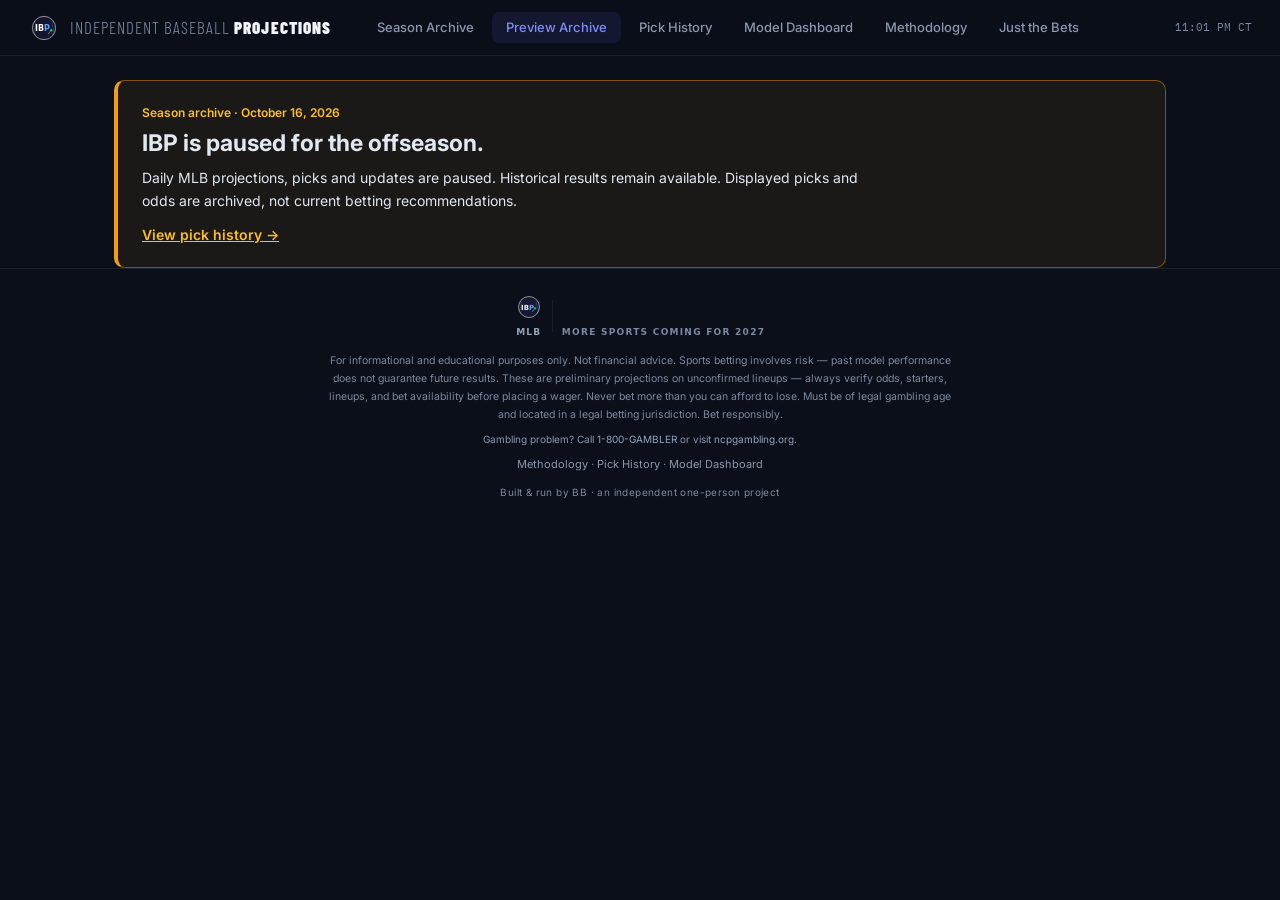
<file: preview.html>
<!DOCTYPE html>
<html lang="en">
<head>
<meta charset="UTF-8">
<meta name="viewport" content="width=device-width, initial-scale=1.0">
<title>Independent Baseball Projections — Tomorrow's Opening Board</title>
<link rel="canonical" href="https://independentbaseballprojections.net/preview.html">
<script type="application/ld+json">
{
  "@context": "https://schema.org",
  "@type": "WebPage",
  "name": "Independent Baseball Projections — Tomorrow's Opening Board",
  "description": "Tomorrow's full MLB slate priced model-vs-market from opening lines, with the games on our radar flagged. Official picks post at 9 AM CT after lineup confirmation.",
  "url": "https://independentbaseballprojections.net/preview.html",
  "isPartOf": { "@type": "WebSite", "name": "Independent Baseball Projections", "url": "https://independentbaseballprojections.net/" },
  "publisher": { "@type": "Organization", "name": "Independent Baseball Projections", "url": "https://independentbaseballprojections.net/" }
}
</script>
<meta name="description" content="Tomorrow's early MLB model signals based on opening lines and projected lineups. Not official picks — official picks post at 9 AM CT after lineup confirmation.">
<meta property="og:title" content="Independent Baseball Projections — Tomorrow's Opening Board">
<meta property="og:description" content="Tomorrow's full MLB slate priced model-vs-market from opening lines, with the games on our radar flagged. Official picks post at 9 AM CT.">
<meta property="og:type" content="website">
<meta property="og:image" content="https://independentbaseballprojections.net/og-image.png?v=2">
<meta property="og:image:width" content="1200">
<meta property="og:image:height" content="630">
<meta property="og:url" content="https://independentbaseballprojections.net/preview.html">
<meta name="twitter:card" content="summary_large_image">
<meta name="twitter:title" content="Independent Baseball Projections — Tomorrow's Opening Board">
<meta name="twitter:description" content="Tomorrow's full MLB slate priced model-vs-market from opening lines.">
<meta name="twitter:image" content="https://independentbaseballprojections.net/og-image.png?v=2">
<link rel="icon" href="data:image/svg+xml,<svg xmlns='http://www.w3.org/2000/svg' viewBox='0 0 32 32'><circle cx='16' cy='16' r='15' fill='%230f1829'/><circle cx='16' cy='16' r='14' stroke='rgba(255,255,255,0.82)' stroke-width='1' fill='none'/><path d='M7,9 Q10,12 8,16 Q6,20 8,23' stroke='rgba(255,255,255,0.3)' stroke-width='0.7' fill='none' stroke-linecap='round'/><path d='M25,9 Q22,12 24,16 Q26,20 24,23' stroke='rgba(255,255,255,0.3)' stroke-width='0.7' fill='none' stroke-linecap='round'/><text x='5' y='21' font-family='system-ui,sans-serif' font-size='9' font-weight='900' fill='white'>IB</text><text x='16' y='21' font-family='system-ui,sans-serif' font-size='9' font-weight='900' fill='%2360a5fa'>P</text><line x1='21' y1='23' x2='25' y2='18' stroke='%2322c55e' stroke-width='1.2' stroke-linecap='round'/><circle cx='25' cy='18' r='1.4' fill='%2322c55e'/></svg>">
<link rel="preconnect" href="https://fonts.googleapis.com">
<link rel="preconnect" href="https://fonts.gstatic.com" crossorigin>
<link href="https://fonts.googleapis.com/css2?family=Barlow+Condensed:wght@300;400;500;600;700;800;900&family=IBM+Plex+Mono:wght@400;500;600;700&family=Inter:wght@300;400;500;600;700&display=swap" rel="stylesheet">
<link rel="stylesheet" href="style.css?v=43">
<link rel="stylesheet" href="index.css?v=6">
<style>
.gen-at { font-size: 11px; color: var(--text-4); margin-bottom: 16px; }
</style>
<!-- Google tag (gtag.js) -->
<script async src="https://www.googletagmanager.com/gtag/js?id=G-DTTFTBVZJN"></script>
<script>
  window.dataLayer = window.dataLayer || [];
  function gtag(){dataLayer.push(arguments);}
  gtag('js', new Date());
  gtag('config', 'G-DTTFTBVZJN');
</script>
</head>
<body data-season-state="offseason" data-offseason-view="daily">
<a class="skip-link" href="#offseason-main">Skip to content</a>

<nav>
  <a class="nav-brand" href="index.html">
    <div class="nav-logo"><svg width="32" height="32" viewBox="0 0 88 88" xmlns="http://www.w3.org/2000/svg"><circle cx="44" cy="44" r="32" fill="rgba(99,102,241,0.1)"/><circle cx="44" cy="44" r="32" stroke="rgba(255,255,255,0.82)" stroke-width="1.8" fill="none"/><path d="M18,26 Q26,34 19,44 Q13,54 20,62" stroke="rgba(255,255,255,0.3)" stroke-width="1.5" fill="none" stroke-linecap="round"/><path d="M70,26 Q62,34 69,44 Q75,54 68,62" stroke="rgba(255,255,255,0.3)" stroke-width="1.5" fill="none" stroke-linecap="round"/><text x="19" y="52" font-family="system-ui,sans-serif" font-size="22" font-weight="900" fill="white">IB</text><text x="44" y="52" font-family="system-ui,sans-serif" font-size="22" font-weight="900" fill="#60a5fa">P</text><line x1="56" y1="60" x2="64" y2="50" stroke="#22c55e" stroke-width="2.5" stroke-linecap="round"/><circle cx="64" cy="50" r="3.3" fill="#22c55e"/></svg></div>
    <div class="nav-name"><span class="nav-fair">INDEPENDENT BASEBALL</span> <span class="nav-bold">PROJECTIONS</span></div>
  </a>
  <div class="nav-links">
    <a class="nav-link" href="index.html">Season Archive</a>
    <a class="nav-link active" aria-current="page" href="preview.html">Preview Archive</a>
    <a class="nav-link" href="history.html">Pick History</a>
    <a class="nav-link" href="performance.html">Model Dashboard</a>
    <a class="nav-link" href="model.html">Methodology</a>
    <a class="nav-link" href="bets.html">Just the Bets</a>
  </div>
  <button class="nav-hamburger" id="nav-hamburger" onclick="toggleNav()" aria-label="Menu" aria-expanded="false">
    <span></span><span></span><span></span>
  </button>
  <div class="nav-right">
    <span class="nav-updated" id="last-updated">—</span>
  </div>
</nav>

<!-- Offseason notice: revert the reviewed offseason presentation change when production is approved to resume. -->
<section class="offseason-notice" id="offseason-main" role="main" tabindex="-1" aria-labelledby="offseason-title">
  <p class="offseason-date">Season archive · <time datetime="2026-10-16">October 16, 2026</time></p>
  <h1 id="offseason-title">IBP is paused for the offseason.</h1>
  <p>Daily MLB projections, picks and updates are paused. Historical results remain available. Displayed picks and odds are archived, not current betting recommendations.</p>
  <a href="history.html">View pick history <span aria-hidden="true">→</span></a>
</section>


<div class="page" id="main" role="main" tabindex="-1">

  <header class="hero hero-slim">
    <div class="hero-eyebrow">Preliminary · Full slate, model vs market</div>
    <h1 class="hero-title">Tomorrow's Opening Board</h1>
    <p class="hero-sub">Every game on tomorrow's slate, priced against the opening market — with the handful we disagree on flagged. <strong>Not official picks</strong>; official picks post at <strong>9:00 AM CT</strong> after lineup confirmation. <a href="index.html">Today's picks →</a></p>
  </header>

  <!-- Disclaimer -->
  <div class="preview-page-disclaimer">
    <div class="ppd-icon">⚠️</div>
    <div class="ppd-text">
      <strong>Preliminary estimates only.</strong>
      Lineups are unconfirmed — the model applies confidence shrinkage to projected rosters.
      Opening lines shift before first pitch. Edge estimates here will differ from the final official pick.
      Always verify starting pitchers and batting orders before placing any bet.
    </div>
  </div>

  <!-- Preview accountability: yesterday evening's signals vs this morning's
       official picks. Hidden until data/preview_recon.json exists for today
       (written by the morning export) — the page is forward-compatible. -->
  <div id="preview-recon" class="preview-recon" hidden></div>

  <div id="gen-at" class="gen-at"></div>

  <!-- Pick cards -->
  <div id="preview-picks"></div>

  <!-- EMAIL CAPTURE — this page's whole audience is "tell me at 9 AM" people -->
  <section class="email-bar" id="email-capture">
    <div class="eb-copy"><strong>The day's picks in your inbox every morning.</strong> One email a day, only on days the model finds a bet. Free for all of 2026 while the public record builds.</div>
    <form class="ec-form eb-form" id="ec-form" onsubmit="handleEmailSubmit(event)">
      <input class="ec-input" type="email" name="email_address" aria-label="Email address" placeholder="your@email.com" required autocomplete="email">
      <button class="ec-btn" type="submit">Send me the picks →</button>
    </form>
    <div class="ec-success" id="ec-success" role="status">✓ You're on the list — picks coming your way.</div>
  </section>

</div><!-- /page -->

<footer>
  <div class="footer-sport-marks">
    <!-- MLB — active -->
    <div class="fsm-item">
      <svg width="28" height="28" viewBox="0 0 88 88">
        <circle cx="44" cy="44" r="33" fill="rgba(99,102,241,0.12)"/>
        <circle cx="44" cy="44" r="33" stroke="rgba(255,255,255,0.82)" stroke-width="2" fill="none"/>
        <path d="M16,24 Q25,33 18,44 Q11,55 18,64" stroke="rgba(255,255,255,0.32)" stroke-width="1.4" fill="none" stroke-linecap="round"/>
        <path d="M72,24 Q63,33 70,44 Q77,55 70,64" stroke="rgba(255,255,255,0.32)" stroke-width="1.4" fill="none" stroke-linecap="round"/>
        <text x="19" y="54" font-family="system-ui,sans-serif" font-size="22" font-weight="900" fill="#f1f5f9">IB</text><text x="44" y="54" font-family="system-ui,sans-serif" font-size="22" font-weight="900" fill="#60a5fa">P</text>
        <line x1="55" y1="58" x2="63" y2="48" stroke="#22c55e" stroke-width="2.5" stroke-linecap="round"/>
        <circle cx="63" cy="48" r="3.5" fill="#22c55e"/>
      </svg>
      <span class="fsm-lbl fsm-active">MLB</span>
    </div>
    <div class="fsm-sep"></div>
    <span class="fsm-lbl" style="font-weight:600">More sports coming for 2027</span>
  </div>
  <div class="footer-brand" style="display:none">Independent Baseball Projections · Bet the number, not the noise. · Every pick logged before first pitch.</div>
  <div class="site-disclaimer">For informational and educational purposes only. Not financial advice. Sports betting involves risk — past model performance does not guarantee future results. These are preliminary projections on unconfirmed lineups — always verify odds, starters, lineups, and bet availability before placing a wager. Never bet more than you can afford to lose. Must be of legal gambling age and located in a legal betting jurisdiction. Bet responsibly.</div>
  <div class="rg-resource">Gambling problem? Call <a href="tel:18005224700">1-800-GAMBLER</a> or visit <a href="https://www.ncpgambling.org" target="_blank" rel="noopener">ncpgambling.org</a>.</div>
  <div class="footer-links"><a href="model.html">Methodology</a> · <a href="history.html">Pick History</a> · <a href="performance.html">Model Dashboard</a></div>
  <div class="footer-byline">Built &amp; run by BB · an independent one-person project</div>
</footer>

<script>
// ── Nav hamburger ─────────────────────────────────────────────────────────────
function toggleNav() {
  const links = document.querySelector('.nav-links');
  const btn   = document.getElementById('nav-hamburger');
  if (!links) return;
  links.classList.toggle('open');
  if (btn) { btn.classList.toggle('open'); btn.setAttribute('aria-expanded', btn.classList.contains('open') ? 'true' : 'false'); }
}
document.querySelectorAll('.nav-link').forEach(el => {
  el.addEventListener('click', () => {
    document.querySelector('.nav-links')?.classList.remove('open');
  });
});

// ── Helpers ───────────────────────────────────────────────────────────────────
function formatOdds(v) {
  if (v == null) return '—';
  return v > 0 ? '+' + v : String(v);
}

function formatGameTime(utcStr) {
  if (!utcStr) return '';
  try {
    const dt = new Date(utcStr);
    return dt.toLocaleTimeString('en-US', {
      hour: 'numeric', minute: '2-digit', timeZone: 'America/Chicago'
    }) + ' CT';
  } catch { return ''; }
}

function formatDate(utcStr) {
  if (!utcStr) return '';
  try {
    const dt = new Date(utcStr);
    return dt.toLocaleDateString('en-US', {
      weekday: 'long', month: 'long', day: 'numeric', timeZone: 'America/Chicago'
    });
  } catch { return ''; }
}

// ── Board render helpers ──────────────────────────────────────────────────────
function escHtml(t) {
  return String(t == null ? '' : t).replace(/[&<>"']/g,
    c => ({'&':'&amp;','<':'&lt;','>':'&gt;','"':'&quot;',"'":'&#39;'}[c]));
}

function emptyBoardHTML() {
  return `
    <div class="preview-empty">
      <div class="preview-empty-icon"><svg class="ibp-ic" style="font-size:34px" width="34" height="34" viewBox="0 0 24 24" fill="none" stroke="currentColor" stroke-width="2" stroke-linecap="round" stroke-linejoin="round" aria-hidden="true"><circle cx="11" cy="11" r="7"/><path d="M21 21l-4.3-4.3"/></svg></div>
      <div class="preview-empty-title">Tomorrow's board posts after 7:00 PM CT</div>
      <div class="preview-empty-sub">
        The board refreshes automatically at 7, 9, and 11 PM CT<br>as Pinnacle posts tomorrow's opening lines.
      </div>
      <div style="display:flex;flex-wrap:wrap;gap:14px;justify-content:center;margin-top:16px;font-size:12px">
        <a href="index.html" style="color:var(--indigo-lt);text-decoration:none;font-weight:600">→ Today's official picks</a>
        <a href="performance.html" style="color:var(--indigo-lt);text-decoration:none;font-weight:600">→ See the track record</a>
      </div>
    </div>`;
}

function renderPickCard(p) {
  const edge     = p.edge ? (p.edge * 100).toFixed(1) : null;
  const odds     = formatOdds(p.odds);
  const book     = p.best_book || p.book || '';
  const pitchers = [p.pitcher, p.opp_pitcher].filter(Boolean).join(' vs. ');
  const gameTime = formatGameTime(p.game_time);
  const edgeHtml = edge ? `<div class="ppc-edge">+${edge}%</div>` : '';
  const modelPct = p.model_prob ? (p.model_prob * 100).toFixed(1) + '%' : null;
  const mktPct   = p.market_prob ? (p.market_prob * 100).toFixed(1) + '%' : null;
  const probLine = (modelPct && mktPct)
    ? `<div style="font-size:10px;color:var(--text-4);margin-top:4px">Model ${modelPct} · Market ${mktPct}</div>`
    : '';
  const playable = p.playable_to
    ? `<div style="font-size:10px;color:var(--amber);margin-top:2px">Max ${p.playable_to > 0 ? '+' + p.playable_to : p.playable_to}</div>`
    : '';
  return `
    <div class="preview-pick-card">
      <div class="ppc-left">
        <div class="ppc-team">${p.pick || '—'}
          <span class="ppc-prelim">PRELIMINARY</span>
        </div>
        <div class="ppc-game">${p.game || ''}${gameTime ? ' · ' + gameTime : ''}</div>
        ${pitchers ? `<div class="ppc-pitchers">${pitchers}</div>` : ''}
        ${probLine}
      </div>
      <div class="ppc-right">
        ${edgeHtml}
        <div class="ppc-odds">${odds}</div>
        <div class="ppc-book">${book}</div>
        ${playable}
      </div>
    </div>`;
}

function renderBoardRow(b) {
  const model = b.model_prob != null ? (b.model_prob * 100).toFixed(1) + '%' : '—';
  const mkt   = b.market_prob != null ? (b.market_prob * 100).toFixed(1) + '%' : '—';
  let gapCell = '—', gapCls = 'bt-gap-flat';
  if (b.gap != null) {
    const pp = b.gap * 100;
    gapCell = (pp >= 0 ? '+' : '') + pp.toFixed(1);
    if (b.radar || pp >= 2) gapCls = 'bt-gap-pos';
  }
  const pitchers = [b.pitcher, b.opp_pitcher].filter(Boolean).map(escHtml).join(' vs. ');
  const time = formatGameTime(b.game_time);
  const sub  = [pitchers, time].filter(Boolean).join(' · ');
  const tag  = b.radar ? ` <span class="bt-radar-tag">RADAR</span>` : '';

  // Attribute the row's Market/Model/Gap numbers to a team: they're all the
  // model's lean side. Mark that team with a caret + color + weight (color is
  // never the only signal), mute the other, and label it for screen readers.
  // Drive it off lean_side (AWAY/HOME) — never string-matching the matchup, so
  // doubleheaders are safe — and fall back to the plain matchup if the
  // attribution fields are absent or unexpected.
  const side = String(b.lean_side || '').toUpperCase();
  let matchHtml, modelCell = `<td>${model}</td>`;
  if ((side === 'AWAY' || side === 'HOME') && b.away && b.home) {
    const leanAway = side === 'AWAY';
    const lean = t => `<span class="bt-lean"><span class="bt-caret" aria-hidden="true">▸</span>${escHtml(t)}<span class="sr-only"> (model's side)</span></span>`;
    const opp  = t => `<span class="bt-opp">${escHtml(t)}</span>`;
    matchHtml = `${leanAway ? lean(b.away) : opp(b.away)} <span class="bt-opp">@</span> ${leanAway ? opp(b.home) : lean(b.home)}`;
    if (model !== '—') modelCell = `<td><span class="bt-lean-num">${model}</span></td>`;
  } else {
    matchHtml = `<span class="bt-match">${escHtml(b.game)}</span>`;
  }

  return `<tr class="${b.radar ? 'radar' : ''}">`
    + `<td class="l">${matchHtml}${tag}`
    + `${sub ? `<div class="bt-sub">${sub}</div>` : ''}</td>`
    + `<td>${mkt}</td>${modelCell}`
    + `<td class="${gapCls}">${gapCell}</td></tr>`;
}

// ── Load + render ─────────────────────────────────────────────────────────────
async function loadPreview() {
  const container = document.getElementById('preview-picks');
  const genAtEl   = document.getElementById('gen-at');
  const v = Date.now();

  try {
    const res = await fetch('data/preview.json?v=' + v);
    if (!res.ok) throw new Error('not found');
    const data = await res.json();

    // Build today and tomorrow strings using LOCAL date (not UTC) so CT
    // evening hours don't roll into the wrong calendar day.
    const _now = new Date();
    const _pad = n => String(n).padStart(2, '0');
    const todayStr    = `${_now.getFullYear()}-${_pad(_now.getMonth()+1)}-${_pad(_now.getDate())}`;
    const _tmr = new Date(_now); _tmr.setDate(_tmr.getDate() + 1);
    const tomorrowStr = `${_tmr.getFullYear()}-${_pad(_tmr.getMonth()+1)}-${_pad(_tmr.getDate())}`;

    // isToday: preview date has rolled into today (midnight → 9 AM CT window)
    // isTomorrow: normal evening preview window
    const previewDate  = data.date || '';
    const isToday      = previewDate === todayStr;
    const isTomorrow   = previewDate === tomorrowStr;
    const isStale      = previewDate < todayStr;   // older than today — genuinely expired

    const picks = data.picks || [];

    // ── Three states ─────────────────────────────────────────────────────────
    //   stale / no data      → "board posts after 7 PM" placeholder
    //   board, no radar game → tiles + "no edge tonight" + full slate
    //   board with radar     → tiles + radar cards + full slate
    const board   = Array.isArray(data.board) ? data.board : [];
    const summary = data.board_summary || null;

    if (isStale || (board.length === 0 && picks.length === 0)) {
      container.innerHTML = emptyBoardHTML();
      genAtEl.textContent = '';
      document.getElementById('last-updated').textContent = data.generated_at || '—';
      return;
    }

    // Page title — "tomorrow" vs rolled-into-today after midnight
    if (data.date) {
      document.querySelector('.hero-title').textContent = isToday
        ? 'Preliminary Estimates — ' + formatDate(data.date + 'T12:00:00Z')
        : "Tomorrow's Opening Board";
    }

    // Generated-at line
    if (data.generated_at) {
      const gp = summary
        ? ` · ${summary.games_priced} game${summary.games_priced !== 1 ? 's' : ''} priced`
        : '';
      const refreshNote = isToday
        ? ' · Official picks post at 9 AM CT'
        : ' · Refreshes at 7, 9 & 11 PM CT';
      genAtEl.textContent = 'Updated ' + data.generated_at + gp + refreshNote;
    }
    document.getElementById('last-updated').textContent = data.generated_at || '—';

    // After midnight: preliminary-estimates banner
    const todayBanner = isToday ? `
      <div style="background:rgba(245,158,11,0.08);border:1px solid rgba(245,158,11,0.25);
                  border-radius:8px;padding:10px 14px;margin-bottom:14px;font-size:11px;
                  color:var(--amber);line-height:1.5;">
        <strong>Preliminary estimates</strong> — lineups not yet confirmed.
        Official picks post at <strong>9:00 AM CT</strong> after lineup confirmation.
        <a href="index.html" style="color:var(--amber);margin-left:6px;">→ View today's picks</a>
      </div>` : '';

    // Stat tiles — priced / agree / on the radar
    let tilesHTML = '';
    if (summary) {
      const rc = summary.radar_count || 0;
      const noEdge = summary.no_edge_count != null
        ? summary.no_edge_count
        : Math.max(0, (summary.games_priced || 0) - rc);
      tilesHTML =
        `<div class="board-summary">`
        + `<div class="board-tile"><div class="board-tile-lbl">Games priced</div><div class="board-tile-val">${summary.games_priced}</div></div>`
        + `<div class="board-tile"><div class="board-tile-lbl">No edge</div><div class="board-tile-val">${noEdge}</div></div>`
        + `<div class="board-tile radar${rc === 0 ? ' zero' : ''}"><div class="board-tile-lbl">On the radar</div><div class="board-tile-val">${rc}</div></div>`
        + `</div>`;
    }

    // Radar section — pick cards, or an honest "no edge" note
    let radarHTML = '';
    if (picks.length) {
      radarHTML = `<div class="board-section-label">On the radar — biggest model-vs-market gaps</div>`
        + picks.map(renderPickCard).join('');
    } else if (summary && summary.games_priced > 0) {
      const g = summary.games_priced;
      radarHTML = `<div class="board-noedge"><strong>No edge tonight.</strong> `
        + `The model priced all ${g} game${g !== 1 ? 's' : ''}, and none cleared the edge threshold `
        + `at opening prices. No bet is a position too — the full board below shows where the model landed.</div>`;
    }

    // Full-slate board
    let tableHTML = '';
    if (board.length) {
      tableHTML = `<div class="board-section-label">Full slate — model vs market</div>`
        + `<div class="board-table-wrap"><table class="board-table">`
        + `<thead><tr><th class="l">Matchup</th><th>Market</th><th>Model</th><th>Gap</th></tr></thead>`
        + `<tbody>${board.map(renderBoardRow).join('')}</tbody></table></div>`
        + `<div class="board-legend"><span class="bt-caret" aria-hidden="true">▸</span> marks the side shown in the Market, Model, and Gap columns. Gap = model win probability minus market win probability for that team.</div>`;
    }

    // Feed honesty note (shrinkage, refresh cadence)
    const feedNoteHTML = data.note
      ? `<div style="font-size:10.5px;color:var(--text-4);margin-bottom:14px;line-height:1.5">${escHtml(data.note)}</div>`
      : '';

    container.innerHTML = todayBanner + tilesHTML + radarHTML + tableHTML + feedNoteHTML;

  } catch (e) {
    container.innerHTML = emptyBoardHTML();
    genAtEl.textContent = '';
  }
}

// ── Preview scorecard: how yesterday evening's signals fared at 9 AM ─────────
async function loadPreviewRecon() {
  try {
    const r = await fetch('data/preview_recon.json?v=' + Date.now());
    if (!r.ok) return;
    const d = await r.json();
    // CT date, not visitor-local — the export writes recon.date in CT, and a
    // visitor in another timezone must not lose (or prematurely see) the strip.
    const today = new Intl.DateTimeFormat('en-CA', { timeZone: 'America/Chicago' }).format(new Date());
    if (!d || d.date !== today || !d.summary || !d.summary.signals) return;
    const esc = t => String(t == null ? '' : t).replace(/[&<>"']/g, c => ({'&':'&amp;','<':'&lt;','>':'&gt;','"':'&quot;',"'":'&#39;'}[c]));
    const s = d.summary;
    const moves = (d.results || [])
      .filter(x => x.status === 'became_official' && x.preview_edge != null && x.official_edge != null)
      .map(x => esc(x.pick) + ' ' + (x.preview_edge * 100).toFixed(1) + 'pp → ' + (x.official_edge * 100).toFixed(1) + 'pp')
      .join(' · ');
    const dropped = (d.results || []).filter(x => x.status === 'dropped').map(x => esc(x.pick)).join(', ');
    const el = document.getElementById('preview-recon');
    el.innerHTML = '<div class="pr-recon-h">Preview scorecard — how last evening\'s signals fared</div>'
      + '<div class="pr-recon-b"><strong>' + s.survived + ' of ' + s.signals + '</strong> preview signal'
      + (s.signals !== 1 ? 's' : '') + ' became ' + (s.survived === 1 ? 'an official pick' : 'official picks') + ' at the 9 AM post'
      + (moves ? ' <span class="pr-recon-mv">(' + moves + ')</span>' : '')
      + (dropped ? ' · dropped after lineup confirmation: ' + dropped : '')
      + (s.ambiguous ? ' · ' + s.ambiguous + ' doubleheader signal' + (s.ambiguous !== 1 ? 's' : '') + ' couldn\'t be attributed (same matchup played twice)' : '')
      + (s.official_not_previewed ? ' · ' + s.official_not_previewed + ' official pick' + (s.official_not_previewed !== 1 ? 's' : '') + ' had no evening signal' : '')
      + '. Tracked daily — previews are accountable, not disposable.</div>';
    el.hidden = false;
  } catch (e) { /* strip is optional — never break the page */ }
}
loadPreviewRecon();

loadPreview();
// The copy promises 7/9/11 PM CT refreshes — actually pick them up. Without this
// a tab opened at 6:55 PM showed the empty state forever.
setInterval(loadPreview, 5 * 60 * 1000);
</script>
</body>
</html>
</file>
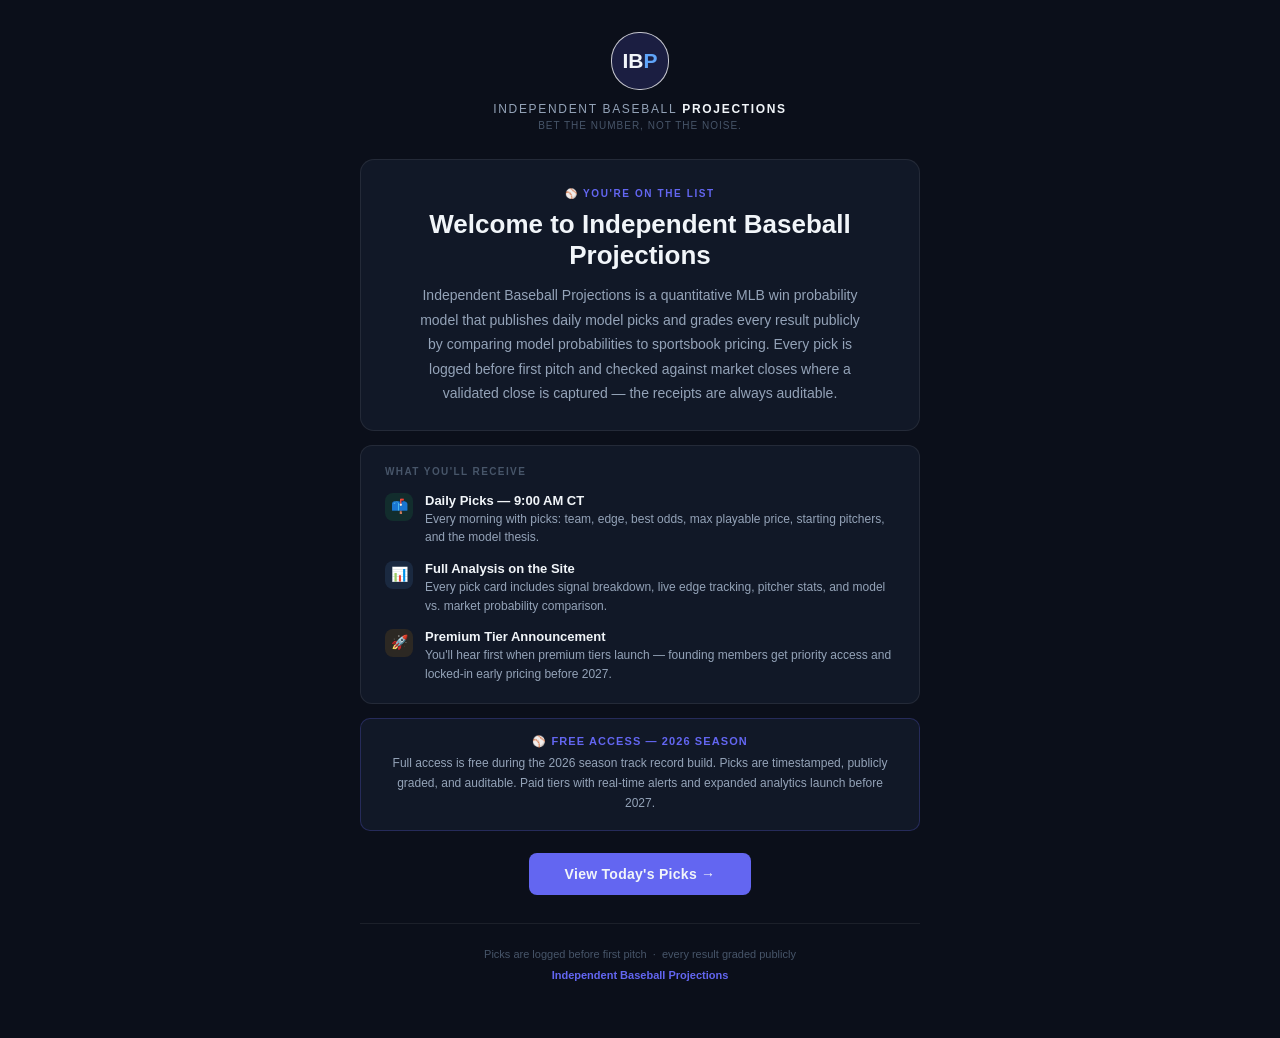
<file: welcome-email.html>
<!DOCTYPE html>
<html lang="en">
<head>
  <meta charset="utf-8">
  <meta name="viewport" content="width=device-width,initial-scale=1">
  <meta name="color-scheme" content="dark">
  <title>Welcome to Independent Baseball Projections</title>
</head>
<body bgcolor="#0b0f1a" style="margin:0;padding:0;background:#0b0f1a;">
<table width="100%" bgcolor="#0b0f1a" cellpadding="0" cellspacing="0" style="background:#0b0f1a;">
  <tr><td align="center" style="padding:32px 16px;">
    <table width="560" cellpadding="0" cellspacing="0" style="max-width:560px;width:100%;">

      <!-- HEADER -->
      <tr>
        <td align="center" style="padding:0 0 28px;">
          <table cellpadding="0" cellspacing="0" border="0" style="margin:0 auto 12px;">
            <tr>
              <td align="center" valign="middle"
                  style="width:56px;height:56px;border-radius:28px;background:rgba(99,102,241,0.18);border:1.5px solid rgba(255,255,255,0.75);font-family:Arial,Helvetica,sans-serif;font-size:21px;font-weight:900;text-align:center;vertical-align:middle;">
                <span style="color:#f1f5f9">IB</span><span style="color:#60a5fa">P</span>
              </td>
            </tr>
          </table>
          <div style="font-family:Arial,Helvetica,sans-serif;font-size:12px;font-weight:700;letter-spacing:0.14em;text-transform:uppercase;color:#475569;margin-bottom:4px;">
            <span style="color:#94a3b8;font-weight:400;">INDEPENDENT BASEBALL</span>&nbsp;<span style="color:#f1f5f9;font-weight:700;">PROJECTIONS</span>
          </div>
          <div style="font-family:Arial,Helvetica,sans-serif;font-size:10px;letter-spacing:0.1em;text-transform:uppercase;color:#475569;">
            Bet the number, not the noise.
          </div>
        </td>
      </tr>

      <!-- WELCOME CARD -->
      <tr>
        <td bgcolor="#111827" style="background:#111827;border-radius:14px;border:1px solid rgba(255,255,255,0.08);padding:28px 28px 24px;text-align:center;">
          <div style="font-family:Arial,Helvetica,sans-serif;font-size:10px;font-weight:700;letter-spacing:0.16em;text-transform:uppercase;color:#6366f1;margin-bottom:10px;">
            &#9918; YOU'RE ON THE LIST
          </div>
          <div style="font-family:Arial,Helvetica,sans-serif;font-size:26px;font-weight:800;color:#f1f5f9;line-height:1.2;margin-bottom:12px;">
            Welcome to Independent Baseball Projections
          </div>
          <div style="font-family:Arial,Helvetica,sans-serif;font-size:14px;color:#94a3b8;line-height:1.75;max-width:440px;margin:0 auto;">
            Independent Baseball Projections is a quantitative MLB win probability model that publishes daily model picks and grades every result publicly by comparing model probabilities to sportsbook pricing. Every pick is logged before first pitch and checked against market closes where a validated close is captured &mdash; the receipts are always auditable.
          </div>
        </td>
      </tr>

      <tr><td style="height:14px;"></td></tr>

      <!-- WHAT TO EXPECT -->
      <tr>
        <td bgcolor="#111827" style="background:#111827;border-radius:12px;border:1px solid rgba(255,255,255,0.08);padding:20px 24px;">
          <div style="font-family:Arial,Helvetica,sans-serif;font-size:10px;font-weight:700;letter-spacing:0.14em;text-transform:uppercase;color:#475569;margin-bottom:16px;">
            WHAT YOU'LL RECEIVE
          </div>

          <table width="100%" cellpadding="0" cellspacing="0" style="margin-bottom:14px;">
            <tr>
              <td style="vertical-align:top;padding-right:12px;width:28px;">
                <div style="width:28px;height:28px;border-radius:8px;background:rgba(34,197,94,0.12);text-align:center;line-height:28px;font-size:14px;">&#128235;</div>
              </td>
              <td style="vertical-align:top;">
                <div style="font-family:Arial,Helvetica,sans-serif;font-size:13px;font-weight:700;color:#f1f5f9;margin-bottom:2px;">Daily Picks &mdash; 9:00 AM CT</div>
                <div style="font-family:Arial,Helvetica,sans-serif;font-size:12px;color:#94a3b8;line-height:1.55;">Every morning with picks: team, edge, best odds, max playable price, starting pitchers, and the model thesis.</div>
              </td>
            </tr>
          </table>

          <table width="100%" cellpadding="0" cellspacing="0" style="margin-bottom:14px;">
            <tr>
              <td style="vertical-align:top;padding-right:12px;width:28px;">
                <div style="width:28px;height:28px;border-radius:8px;background:rgba(96,165,250,0.12);text-align:center;line-height:28px;font-size:14px;">&#128202;</div>
              </td>
              <td style="vertical-align:top;">
                <div style="font-family:Arial,Helvetica,sans-serif;font-size:13px;font-weight:700;color:#f1f5f9;margin-bottom:2px;">Full Analysis on the Site</div>
                <div style="font-family:Arial,Helvetica,sans-serif;font-size:12px;color:#94a3b8;line-height:1.55;">Every pick card includes signal breakdown, live edge tracking, pitcher stats, and model vs. market probability comparison.</div>
              </td>
            </tr>
          </table>

          <table width="100%" cellpadding="0" cellspacing="0">
            <tr>
              <td style="vertical-align:top;padding-right:12px;width:28px;">
                <div style="width:28px;height:28px;border-radius:8px;background:rgba(245,158,11,0.12);text-align:center;line-height:28px;font-size:14px;">&#128640;</div>
              </td>
              <td style="vertical-align:top;">
                <div style="font-family:Arial,Helvetica,sans-serif;font-size:13px;font-weight:700;color:#f1f5f9;margin-bottom:2px;">Premium Tier Announcement</div>
                <div style="font-family:Arial,Helvetica,sans-serif;font-size:12px;color:#94a3b8;line-height:1.55;">You'll hear first when premium tiers launch &mdash; founding members get priority access and locked-in early pricing before 2027.</div>
              </td>
            </tr>
          </table>
        </td>
      </tr>

      <tr><td style="height:14px;"></td></tr>

      <!-- FREE ACCESS BANNER -->
      <tr>
        <td bgcolor="#111827" style="background:#111827;border-radius:10px;border:1px solid rgba(99,102,241,0.25);padding:16px 20px;text-align:center;">
          <div style="font-family:Arial,Helvetica,sans-serif;font-size:11px;font-weight:700;letter-spacing:0.1em;text-transform:uppercase;color:#6366f1;margin-bottom:6px;">
            &#9918; FREE ACCESS &mdash; 2026 SEASON
          </div>
          <div style="font-family:Arial,Helvetica,sans-serif;font-size:12px;color:#94a3b8;line-height:1.65;">
            Full access is free during the 2026 season track record build. Picks are timestamped, publicly graded, and auditable. Paid tiers with real-time alerts and expanded analytics launch before 2027.
          </div>
        </td>
      </tr>

      <tr><td style="height:22px;"></td></tr>

      <!-- CTA -->
      <tr>
        <td align="center">
          <a href="https://independentbaseballprojections.net/" style="display:inline-block;background:#6366f1;color:#f1f5f9;text-decoration:none;padding:13px 36px;border-radius:8px;font-family:Arial,Helvetica,sans-serif;font-weight:700;font-size:14px;letter-spacing:0.02em;">
            View Today's Picks &#8594;
          </a>
        </td>
      </tr>

      <tr><td style="height:28px;"></td></tr>

      <!-- FOOTER -->
      <tr>
        <td align="center" style="font-family:Arial,Helvetica,sans-serif;font-size:11px;color:#475569;line-height:1.9;border-top:1px solid rgba(255,255,255,0.07);padding-top:20px;">
          Picks are logged before first pitch &nbsp;&middot;&nbsp; every result graded publicly<br>
          <a href="https://independentbaseballprojections.net/" style="color:#6366f1;text-decoration:none;font-weight:600;">Independent Baseball Projections</a>
        </td>
      </tr>

      <tr><td style="height:20px;"></td></tr>

    </table>
  </td></tr>
</table>
</body>
</html>
</file>
<file: style.css>
/* ── INDEPENDENT BASEBALL PROJECTIONS — Shared Styles ── */

*, *::before, *::after { box-sizing: border-box; margin: 0; padding: 0; }

:root {
  color-scheme: dark;
  --bg:        #0b0f1a;
  --bg-card:   rgba(255,255,255,0.045);  /* lifted from 0.025 — cards were nearly invisible on the dark bg */
  --border:    rgba(255,255,255,0.07);
  --indigo:    #6366f1;
  --indigo-lt: #818cf8;
  --teal:      #14b8a6;
  --amber:     #f59e0b;
  --green:     #22c55e;
  --red:       #ef4444;
  --text-1:    #f1f5f9;   /* brightest text — only used via explicit var(--text-1, …) fallbacks */
  --text:      #e2e8f0;
  --text-2:    #94a3b8;
  --text-3:    #8b97ab;  /* lifted from #475569 — failed WCAG AA on dark bg */
  --text-4:    #7c899e;  /* WCAG AA ~5.4:1 on --bg (was #6e7a90 = 4.42:1, failed AA) */
  --nav-h:     56px;
  /* extended palette tokens (P4a consolidation — values unchanged, literals migrated) */
  --blue-model: #60a5fa;   /* "model" blue — probability bars, model-side numbers */
  --amber-lt:   #fbbf24;
  --green-dk:   #16a34a;
  --green-lt:   #4ade80;
  --red-lt:     #f87171;
  /* canonical radii/spacing scale for NEW code (existing values left untouched
     to keep this a zero-pixel-change pass): chips 4 / inputs 8 / cards 12 / pills 999,
     spacing on a 4px grid */
  --r-chip: 4px; --r-input: 8px; --r-card: 12px; --r-pill: 999px;
}

/* ── Inline SVG icons (P4a) — replace emoji chrome; inherit currentColor ── */
.ibp-ic { display:inline-block; width:1em; height:1em; vertical-align:-0.125em; flex:none; }
.es-icon .ibp-ic, .preview-empty-icon .ibp-ic { color:var(--text-4); }

/* Accessibility: honour the OS "reduce motion" setting — kills the pulsing
   live dots, skeleton shimmer, and bar transitions for motion-sensitive users. */
@media (prefers-reduced-motion: reduce) {
  *, *::before, *::after {
    animation-duration: 0.001ms !important;
    animation-iteration-count: 1 !important;
    transition-duration: 0.001ms !important;
    scroll-behavior: auto !important;
  }
}

/* Accessibility: visible keyboard-focus ring (site had none) */
:focus-visible {
  outline: 2px solid var(--indigo-lt);
  outline-offset: 2px;
  border-radius: 3px;
}
.skip-link {
  position: absolute; left: 8px; top: -48px; z-index: 1000;
  background: var(--indigo); color: #fff; padding: 9px 14px; border-radius: 6px;
  font-size: 13px; font-weight: 600; text-decoration: none; transition: top .15s;
}
.skip-link:focus { top: 8px; }

body {
  background: var(--bg);
  color: var(--text);
  font-family: 'Inter', sans-serif;
  font-size: 14px;
  line-height: 1.5;
  min-height: 100vh;
}

/* ── NAV ── */
nav {
  position: sticky;
  top: 0;
  z-index: 100;
  height: var(--nav-h);
  background: rgba(11,15,26,0.92);
  backdrop-filter: blur(12px);
  border-bottom: 1px solid var(--border);
  display: flex;
  align-items: center;
  padding: 0 28px;
  gap: 32px;
}

.nav-brand {
  display: flex;
  align-items: center;
  gap: 10px;
  text-decoration: none;
}

.nav-logo {
  width: 32px;
  height: 32px;
  display: flex;
  align-items: center;
  justify-content: center;
  flex-shrink: 0;
}

.nav-name {
  font-family: 'Barlow Condensed', sans-serif;
  font-size: 17px;
  font-weight: 900;
  letter-spacing: 0.06em;
  color: #f1f5f9;
}
.nav-fair { font-weight: 300 !important; color: #7c899e !important; }
.nav-bold { font-weight: 900 !important; color: #f1f5f9 !important; }
.nav-name em { color: var(--indigo-lt); font-style: normal; font-weight: 700; }

.nav-links {
  display: flex;
  gap: 4px;
  flex: 1;
}

.nav-link {
  padding: 6px 14px;
  border-radius: 7px;
  font-size: 13px;
  font-weight: 500;
  color: var(--text-3);
  text-decoration: none;
  transition: color 0.15s, background 0.15s;
}

.nav-link:hover { color: var(--text); background: rgba(255,255,255,0.05); }
.nav-link.active { color: var(--indigo-lt); background: rgba(99,102,241,0.1); }

.nav-right {
  display: flex;
  align-items: center;
  gap: 14px;
  margin-left: auto;
  flex-shrink: 0;
}


.nav-updated {
  font-size: 11px;
  color: var(--text-4);
  font-family: var(--font-mono, 'IBM Plex Mono', monospace);
  white-space: nowrap;
}

/* Drop the timestamp in the tight tablet band so the cluster never wraps.
   Below 700px the broader responsive block hides it anyway. */
@media (max-width: 900px) {
  .nav-updated { display: none; }
}

/* ── Mobile hamburger menu ── */
.nav-hamburger {
  display: none;
  flex-direction: column;
  gap: 4px;
  cursor: pointer;
  padding: 6px;
  border-radius: 6px;
  border: 1px solid var(--border);
  background: transparent;
  margin-left: auto;
  flex-shrink: 0;
}
.nav-hamburger span {
  display: block;
  width: 18px;
  height: 2px;
  background: var(--text-3);
  border-radius: 2px;
  transition: all 0.2s;
}
.nav-hamburger.open span:nth-child(1) { transform: translateY(6px) rotate(45deg); }
.nav-hamburger.open span:nth-child(2) { opacity: 0; }
.nav-hamburger.open span:nth-child(3) { transform: translateY(-6px) rotate(-45deg); }

@media (max-width: 480px) {
  .nav-hamburger { display: flex; }
  .nav-links {
    display: none;
    position: absolute;
    top: var(--nav-h);
    left: 0; right: 0;
    background: rgba(11,15,26,0.98);
    border-bottom: 1px solid var(--border);
    flex-direction: column;
    padding: 8px 16px 12px;
    gap: 2px;
    backdrop-filter: blur(12px);
    z-index: 99;
  }
  .nav-links.open {
    display: flex;
  }
  .nav-link {
    padding: 10px 12px;
    font-size: 14px;
    border-radius: 6px;
  }
  .nav-right { display: none; }
  /* nav stays sticky on phones — it was demoted to position:relative here, which
     cost mobile users the persistent nav. The .nav-links dropdown anchors to the
     nav either way (sticky elements are positioned containing blocks). */
}

/* ── PAGE WRAPPER ── */
.page { max-width: 1100px; margin: 0 auto; padding: 32px 24px 64px; }

/* ── SECTION LABEL ── */
.sec-lbl {
  font-size: 9px;
  font-weight: 700;
  letter-spacing: 0.22em;
  text-transform: uppercase;
  color: var(--text-4);
  margin: 0 0 12px;  /* reset UA heading margins now that .sec-lbl is an <h2> */
  display: flex;
  align-items: center;
  gap: 10px;
}
.sec-lbl::after { content: ''; flex: 1; height: 1px; background: var(--border); }

.section { margin-bottom: 32px; }

/* ── CARDS ── */
.card {
  background: var(--bg-card);
  border: 1px solid var(--border);
  border-radius: 12px;
  padding: 20px;
}

/* ── STAT PILL ── */
.stat-pill {
  display: inline-flex;
  flex-direction: column;
  align-items: center;
  padding: 10px 16px;
  background: var(--bg-card);
  border: 1px solid var(--border);
  border-radius: 10px;
  text-align: center;
}
.stat-lbl { font-size: 9.5px; font-weight: 700; letter-spacing: 0.16em; text-transform: uppercase; color: var(--text-4); margin-bottom: 5px; }
.stat-val { font-family: var(--font-display, 'Barlow Condensed', sans-serif); font-size: 22px; font-weight: 700; line-height: 1; }
.stat-sub { font-size: 9px; color: var(--text-4); margin-top: 3px; }
.stat-val.green  { color: var(--green); }
.stat-val.indigo { color: var(--indigo-lt); }
.stat-val.amber  { color: var(--amber); }
.stat-val.red    { color: var(--red); }
.stat-val.white  { color: #f1f5f9; }

.corr-warning {
  display: flex;
  align-items: flex-start;
  gap: 10px;
  background: rgba(251,191,36,0.06);
  border: 1px solid rgba(251,191,36,0.2);
  border-radius: 10px;
  padding: 12px 16px;
  margin-bottom: 14px;
  font-size: 11.5px;
  color: #d97706;
}

/* ── EMPTY STATE ── */
.empty-state {
  text-align: center;
  padding: 64px 24px;
  color: var(--text-4);
}
.empty-state .es-icon { font-size: 40px; margin-bottom: 16px; }
.empty-state .es-title { font-family: var(--font-display, 'Barlow Condensed', sans-serif); font-size: 20px; color: var(--text-3); margin-bottom: 8px; }
.empty-state .es-sub { font-size: 13px; line-height: 1.6; }

/* ── ROI CHART ── */
.roi-row { display: flex; align-items: center; gap: 12px; margin-bottom: 9px; }
.roi-row:last-child { margin-bottom: 0; }
.roi-year { font-family: var(--font-mono, 'IBM Plex Mono', monospace); font-size: 10px; color: var(--text-3); min-width: 52px; }
.roi-bar-wrap { flex: 1; height: 7px; background: rgba(255,255,255,0.04); border-radius: 4px; overflow: hidden; }
.roi-fill { height: 100%; border-radius: 4px; }
.roi-fill.pos { background: linear-gradient(90deg, var(--green-dk), var(--green)); }
.roi-fill.neg { background: linear-gradient(90deg, #b91c1c, var(--red)); }
.roi-pct { font-family: var(--font-mono, 'IBM Plex Mono', monospace); font-size: 10px; font-weight: 600; min-width: 46px; text-align: right; }
.roi-pct.pos { color: var(--green); }
.roi-pct.neg { color: var(--red); }
.roi-meta { font-size: 9px; color: var(--text-4); min-width: 100px; text-align: right; }

/* ── CLV CHART ── */
.clv-chart { display: flex; align-items: flex-end; gap: 4px; height: 80px; padding-top: 10px; }
.clv-bar { flex: 1; border-radius: 3px 3px 0 0; min-height: 2px; transition: opacity 0.15s; }
.clv-bar:hover { opacity: 0.8; }
.clv-bar.pos { background: var(--green); }
.clv-bar.neg { background: var(--red); }
.clv-zero { width: 100%; height: 1px; background: rgba(255,255,255,0.08); margin: 2px 0; }

/* ── PICK HISTORY TABLE ── */
.picks-table { width: 100%; border-collapse: collapse; font-size: 12px; }
.picks-table th { font-size: 8.5px; font-weight: 700; letter-spacing: 0.14em; text-transform: uppercase; color: var(--text-4); padding: 10px 12px; text-align: left; border-bottom: 1px solid var(--border); }
.picks-table td { padding: 10px 12px; border-bottom: 1px solid rgba(255,255,255,0.03); color: var(--text-3); }
.picks-table tr:last-child td { border-bottom: none; }
.picks-table tr:hover td { background: rgba(255,255,255,0.015); }
.result-w { color: var(--green); font-weight: 600; }
.result-l { color: var(--red); font-weight: 600; }
.result-p { color: var(--text-4); }
.clv-pos { color: var(--green); }
.clv-neg { color: var(--red); }
.clv-neu { color: var(--text-4); }

/* ── FOOTER ── */
footer {
  border-top: 1px solid var(--border);
  padding: 24px;
  text-align: center;
  font-size: 11px;
  color: var(--text-4);
  line-height: 1.7;
}
footer a { color: var(--text-3); text-decoration: none; }
footer a:hover { color: var(--text-2); }
.footer-brand { margin-bottom: 6px; }
.footer-links { margin-top: 8px; }
.site-disclaimer { font-size: 10px; color: var(--text-4); line-height: 1.6; max-width: 640px; margin: 6px auto; }

/* ── LOADING SPINNER ── */
.loading { text-align: center; padding: 40px; color: var(--text-4); font-size: 13px; }

/* ── RESPONSIVE ── */
@media (max-width: 760px) {
  /* Layout */
  .pick-grid { grid-template-columns: 1fr; }
  nav { padding: 0 12px; gap: 8px; }
  .page { padding: 20px 14px 48px; }

  /* Nav: hide "updated" timestamp on small screens, shrink links */
  .nav-updated { display: none; }
  .nav-link { padding: 5px 9px; font-size: 12px; }
  .nav-name { font-size: 14px; }

  /* Pick card: shrink large matchup text */
  .pick-matchup { font-size: 20px; }
  .ps-val { font-size: 15px; }

  /* History / performance tables: allow horizontal scroll */
  .card { overflow-x: auto; }
  .picks-table { min-width: 480px; }
  .edge-table  { min-width: 420px; }

  /* Two-col grids stack on mobile */
  .two-col, .three-col { grid-template-columns: 1fr !important; }

  /* Stat pills: allow natural wrapping */
  .metrics-row { gap: 6px; }
  .metrics-row .stat-pill { min-width: 80px; }

  /* Record strip pills smaller on mobile */
  .record-strip .stat-pill { padding: 8px 12px; }
  .stat-val { font-size: 18px; }

  /* Footer: smaller */
  footer { font-size: 10px; padding: 18px 14px; }
}

/* ══════════════════════════════════════════════════════════
   Option C: Unified pick card (per-game, all markets inside)
   ══════════════════════════════════════════════════════════ */

/* Compact header row: tier · teams · time · value badge */
.uc-header-row {
  display: flex; align-items: center; gap: 5px;
  flex-wrap: wrap; margin-bottom: 7px; font-size: 11px;
}

/* Narrative preview — first sentence, always visible */
.uc-narrative-preview {
  font-size: 11.5px; color: var(--text-3); line-height: 1.6;
  margin: 2px 0 12px;
  border-left: 2px solid rgba(99,102,241,0.25);
  padding-left: 10px;
}

/* Details toggle */
.details-toggle {
  background: rgba(255,255,255,0.03); border: 1px solid var(--border);
  border-radius: 5px; font-size: 10px; color: var(--text-4);
  padding: 3px 10px; cursor: pointer; transition: all 0.15s;
  white-space: nowrap;
}
.details-toggle:hover { color: var(--text-2); background: rgba(255,255,255,0.06); }
.details-toggle.open { color: var(--text-2); border-color: rgba(255,255,255,0.15); }
/* ROI pill highlight */
.stat-pill.roi-pill .stat-val {
  font-size: 18px;
}
.hero-sub {
  font-size: 13.5px; color: var(--text-3); line-height: 1.7;
  margin-bottom: 22px; max-width: 600px;
}
.hero-btn-primary {
  display: inline-block; padding: 9px 20px;
  background: var(--indigo-lt); color: #0f172a;
  font-size: 12px; font-weight: 700; letter-spacing: 0.04em;
  border-radius: 6px; text-decoration: none; transition: opacity 0.15s;
}
.hero-btn-primary:hover { opacity: 0.88; }
.hero-btn-secondary {
  display: inline-block; padding: 9px 20px;
  background: rgba(255,255,255,0.05); color: var(--text-2);
  font-size: 12px; font-weight: 600; letter-spacing: 0.04em;
  border: 1px solid var(--border); border-radius: 6px;
  text-decoration: none; transition: background 0.15s;
}
.hero-btn-secondary:hover { background: rgba(255,255,255,0.09); }
/* Always-visible credibility line (hero-proof is JS-gated; this never is) */
.hero-trust {
  display: flex; flex-wrap: wrap; gap: 7px 16px;
  list-style: none; margin: 16px 0 0; padding: 0;
}
.hero-trust li {
  position: relative; padding-left: 15px;
  font-size: 11px; font-weight: 500; color: var(--text-3);
  letter-spacing: 0.01em;
}
.hero-trust li::before {
  content: "✓"; position: absolute; left: 0; top: 0;
  color: var(--green); font-weight: 700; font-size: 10px;
}

/* ── Trust strip ──────────────────────────────────────────────────────── */
.trust-strip {
  display: flex; gap: 8px; flex-wrap: wrap;
  margin-bottom: 22px;
}
.trust-card {
  flex: 1; min-width: 140px;
  background: var(--bg-card); border: 1px solid var(--border);
  border-radius: 8px; padding: 10px 13px;
}
.trust-label {
  font-size: 9px; font-weight: 600; letter-spacing: 0.08em;
  text-transform: uppercase; color: var(--text-4); margin-bottom: 3px;
}
.trust-val {
  font-size: 11.5px; font-weight: 600; color: var(--text-2); line-height: 1.3;
}

/* ── Freshness row ─────────────────────────────────────────────────────── */
.freshness-row {
  display: flex; gap: 6px; align-items: center; flex-wrap: wrap;
  margin-bottom: 16px; font-size: 10px; color: var(--text-4);
}

/* ── Loading / Empty / Error states ──────────────────────────────────── */
.state-card {
  background: var(--bg-card); border: 1px solid var(--border);
  border-radius: 12px; padding: 40px 24px;
  text-align: center; max-width: 480px; margin: 0 auto;
}
.state-icon { font-size: 32px; margin-bottom: 10px; }
.state-title {
  font-family: var(--font-display, 'Barlow Condensed', sans-serif); font-size: 16px;
  color: var(--text-2); margin-bottom: 6px; letter-spacing: 0.04em;
}
.state-sub { font-size: 12px; color: var(--text-4); line-height: 1.6; }
.error-state { border-color: rgba(239,68,68,0.2); }
.error-state .state-title { color: var(--red-lt); }

/* ── Transparency section ──────────────────────────────────────────────── */
.transparency-section {
  background: var(--bg-card); border: 1px solid var(--border);
  border-radius: 10px; padding: 18px 20px; margin-bottom: 24px;
}
.ts-header {
  display: flex; align-items: center; gap: 8px;
  margin-bottom: 12px;
}
.ts-icon { font-size: 16px; }
.ts-title {
  font-family: var(--font-display, 'Barlow Condensed', sans-serif); font-size: 14px;
  font-weight: 600; color: var(--text-2); letter-spacing: 0.05em;
}
.ts-list {
  list-style: none; padding: 0; margin: 0;
  display: flex; flex-direction: column; gap: 6px;
}
.ts-list li {
  font-size: 11.5px; color: var(--text-3); padding-left: 18px;
  position: relative; line-height: 1.5;
}
.ts-list li::before {
  content: '✓'; position: absolute; left: 0;
  color: var(--green); font-weight: 700; font-size: 10px; top: 1px;
}

/* ── Live vs Backtest sections ─────────────────────────────────────────── */
.results-section { margin-bottom: 32px; }
.live-section { border-left: 3px solid var(--green); padding-left: 14px; }
.backtest-section { border-left: 3px solid var(--text-4); padding-left: 14px; }
.section-badge {
  display: inline-flex; align-items: center; gap: 6px;
  font-size: 10px; font-weight: 700; letter-spacing: 0.1em;
  padding: 3px 10px; border-radius: 4px; margin-bottom: 4px;
}
.live-badge-lg {
  background: rgba(52,211,153,0.1); color: var(--green);
  border: 1px solid rgba(52,211,153,0.25);
}
.backtest-badge-lg {
  background: rgba(255,255,255,0.05); color: var(--text-4);
  border: 1px solid var(--border);
}
.badge-dot.live-dot-lg {
  width: 6px; height: 6px; border-radius: 50%; background: var(--green);
}
.section-sub {
  font-size: 11px; color: var(--text-4); margin-bottom: 16px; line-height: 1.5;
}

/* ── Live metrics row ──────────────────────────────────────────────────── */
.live-metrics-note {
  font-size: 10.5px; color: var(--text-4); margin-bottom: 12px;
  padding: 7px 12px; background: rgba(52,211,153,0.04);
  border: 1px solid rgba(52,211,153,0.12); border-radius: 6px;
}
.faq-item {
  background: var(--bg-card); border: 1px solid var(--border);
  border-radius: 8px; overflow: hidden;
}
.faq-item + .faq-item { border-top: none; border-radius: 0; }
.faq-item:first-child { border-radius: 8px 8px 0 0; }
.faq-item:last-child  { border-radius: 0 0 8px 8px; }
.faq-q {
  padding: 12px 16px; font-size: 12.5px; font-weight: 600;
  color: var(--text-2); cursor: pointer; list-style: none;
  display: flex; justify-content: space-between; align-items: center;
  user-select: none;
}
.faq-q::-webkit-details-marker { display: none; }
.faq-q::after { content: '+'; color: var(--text-4); font-size: 16px; font-weight: 400; }
details[open] .faq-q::after { content: '−'; }
.faq-a {
  padding: 0 16px 12px; font-size: 12px;
  color: var(--text-3); line-height: 1.65;
}

/* ── Disclaimer ─────────────────────────────────────────────────────────── */
.site-disclaimer {
  font-size: 10.5px; color: var(--text-4); line-height: 1.7;
}

/* ── Mobile polish ──────────────────────────────────────────────────────── */
@media (max-width: 640px) {
  .hero-section { padding: 32px 0 28px; }
  .hero-headline { font-size: 22px; }
  .hero-sub { font-size: 12.5px; }
  .trust-strip { gap: 6px; }
  .trust-card { min-width: 120px; }
  .live-metrics-row { gap: 6px; }
  .lm-card { min-width: 80px; }
  .pick-key-info { gap: 4px; font-size: 10px; }
}

/* ══════════════════════════════════════════════════════════════
   STATUS STRIP — daily picks state indicator
══════════════════════════════════════════════════════════════ */
.status-strip {
  display: flex; align-items: center; gap: 10px; flex-wrap: wrap;
  padding: 10px 14px; border-radius: 9px; margin-bottom: 14px;
  font-size: 12px; border: 1px solid;
}
.status-strip.ss-pending {
  background: rgba(99,102,241,0.05); border-color: rgba(99,102,241,0.18);
}
.status-strip.ss-locked {
  background: rgba(34,197,94,0.05); border-color: rgba(34,197,94,0.2);
}
.status-strip.ss-active {
  background: rgba(239,68,68,0.05); border-color: rgba(239,68,68,0.22);
}
.status-strip.ss-done {
  background: rgba(255,255,255,0.02); border-color: rgba(255,255,255,0.07);
}
.ss-badge {
  font-size: 10px; font-weight: 700; letter-spacing: 0.09em;
  padding: 2px 7px; border-radius: 4px; white-space: nowrap; flex-shrink: 0;
}
.ss-badge-locked { background: rgba(34,197,94,0.14); color: var(--green); }
.ss-badge-live   { background: rgba(239,68,68,0.16); color: var(--red-lt); animation: ss-pulse 2s infinite; }
.ss-badge-done   { background: rgba(255,255,255,0.07); color: var(--text-3); }
.ss-badge-pending{ background: rgba(99,102,241,0.14); color: var(--indigo-lt); }
@keyframes ss-pulse { 0%,100%{opacity:1} 50%{opacity:0.55} }
.ss-text { flex: 1; color: var(--text-2); min-width: 0; }
.ss-time { font-size: 11px; color: var(--text-4); flex-shrink: 0; }
.ss-link {
  font-size: 11px; color: var(--indigo-lt); text-decoration: none;
  flex-shrink: 0; white-space: nowrap;
}
.ss-link:hover { color: var(--text); }

/* ══════════════════════════════════════════════════════════════
   NO-PICKS-YET STATE (before 9 AM)
══════════════════════════════════════════════════════════════ */
.picks-pending-card {
  background: var(--bg-card); border: 1px solid var(--border);
  border-radius: 12px; padding: 36px 24px; text-align: center;
}
.ppc-time { font-size: 28px; margin-bottom: 10px; }
.ppc-title {
  font-family: var(--font-display, 'Barlow Condensed', sans-serif); font-size: 17px; font-weight: 600;
  color: var(--text-2); letter-spacing: 0.04em; margin-bottom: 6px;
}
.ppc-sub { font-size: 12px; color: var(--text-4); line-height: 1.65; margin-bottom: 18px; }
.ppc-preview-link {
  display: inline-flex; align-items: center; gap: 6px;
  background: rgba(99,102,241,0.1); border: 1px solid rgba(99,102,241,0.25);
  border-radius: 7px; padding: 8px 16px; text-decoration: none;
  font-size: 12px; font-weight: 600; color: var(--indigo-lt);
  transition: background 0.15s;
}
.ppc-preview-link:hover { background: rgba(99,102,241,0.18); }

/* ══════════════════════════════════════════════════════════════
   ABOUT THIS MODEL — collapsed below-fold section
══════════════════════════════════════════════════════════════ */
.about-model {
  background: var(--bg-card); border: 1px solid var(--border);
  border-radius: 10px; margin-bottom: 16px; overflow: hidden;
}
.about-model summary {
  display: flex; align-items: center; gap: 8px;
  padding: 12px 16px; cursor: pointer; list-style: none;
  color: var(--text-4); font-size: 12px; font-weight: 600;
  letter-spacing: 0.04em; user-select: none;
}
.about-model summary::-webkit-details-marker { display: none; }
.about-model summary:hover { color: var(--text-3); background: rgba(255,255,255,0.02); }
.about-model[open] summary { border-bottom: 1px solid var(--border); color: var(--text-3); }
.am-chevron { margin-left: auto; font-size: 10px; transition: transform 0.2s; }
.about-model[open] .am-chevron { transform: rotate(180deg); }
.about-model-body { padding: 16px; }

/* ══════════════════════════════════════════════════════════════
   PREVIEW PAGE — tomorrow's opening lines
══════════════════════════════════════════════════════════════ */
.preview-page-disclaimer {
  background: rgba(245,158,11,0.06); border: 1px solid rgba(245,158,11,0.22);
  border-radius: 10px; padding: 14px 18px; margin-bottom: 20px;
  display: flex; gap: 10px; align-items: flex-start;
}
.ppd-icon { font-size: 16px; flex-shrink: 0; margin-top: 1px; }
.ppd-text { font-size: 12px; color: var(--text-3); line-height: 1.65; }
.ppd-text strong { color: var(--amber); font-weight: 600; }

/* Preview accountability scorecard */
.preview-recon { background:rgba(99,102,241,.05); border:1px solid rgba(99,102,241,.18); border-radius:10px; padding:11px 14px; margin-bottom:14px; }
.pr-recon-h { font-size:10px; font-weight:700; letter-spacing:.1em; text-transform:uppercase; color:var(--indigo-lt); margin-bottom:5px; }
.pr-recon-b { font-size:12px; color:var(--text-2); line-height:1.6; }
.pr-recon-mv { font-family:var(--font-mono); font-size:11px; color:var(--text-3); }

/* Opening board — full-slate model vs market */
.board-summary { display:flex; gap:10px; margin-bottom:18px; flex-wrap:wrap; }
.board-tile { flex:1; min-width:120px; background:var(--bg-card); border:1px solid var(--border);
  border-radius:10px; padding:12px 14px; }
.board-tile-lbl { font-size:11px; color:var(--text-4); margin-bottom:5px; }
.board-tile-val { font-family:var(--font-display,'Barlow Condensed',sans-serif); font-size:26px;
  font-weight:800; color:var(--text); line-height:1; }
.board-tile.radar { border-color:rgba(34,197,94,.35); background:rgba(34,197,94,.06); }
.board-tile.radar .board-tile-val, .board-tile.radar .board-tile-lbl { color:var(--green); }
.board-tile.radar.zero { border-color:var(--border); background:var(--bg-card); }
.board-tile.radar.zero .board-tile-val, .board-tile.radar.zero .board-tile-lbl { color:var(--text-4); }

.board-section-label { font-size:11px; font-weight:700; letter-spacing:.08em; text-transform:uppercase;
  color:var(--text-3); margin:20px 0 9px; }

.board-noedge { background:var(--bg-card); border:1px solid var(--border); border-radius:10px;
  padding:16px 18px; margin-bottom:14px; font-size:12.5px; color:var(--text-3); line-height:1.65; }
.board-noedge strong { color:var(--text-2); font-weight:700; }

.board-table-wrap { border:1px solid var(--border); border-radius:10px; overflow:hidden; margin-bottom:16px; }
.board-table { width:100%; border-collapse:collapse; font-size:12.5px; }
.board-table th { padding:8px 12px; font-size:10px; font-weight:700; letter-spacing:.06em;
  text-transform:uppercase; color:var(--text-4); background:rgba(255,255,255,.02); text-align:right; }
.board-table th.l { text-align:left; }
.board-table td { padding:9px 12px; border-top:1px solid var(--border); text-align:right;
  font-family:var(--font-mono); color:var(--text-2); }
.board-table td.l { text-align:left; font-family:inherit; }
.board-table tr.radar td { background:rgba(34,197,94,.055); }
.bt-match { color:var(--text); font-weight:600; }
.bt-sub { font-size:10px; color:var(--text-4); margin-top:2px; }
.bt-radar-tag { font-size:9px; font-weight:700; letter-spacing:.06em; color:var(--green);
  border:1px solid rgba(34,197,94,.4); border-radius:4px; padding:1px 5px; margin-left:6px;
  white-space:nowrap; }
.bt-gap-pos { color:var(--green); font-weight:700; }
.bt-gap-flat { color:var(--text-4); }
/* Lean-side attribution — which team the Market/Model/Gap numbers describe.
   Caret marker means it never relies on color alone (accessibility). */
.bt-lean { color:var(--green); font-weight:700; white-space:nowrap; }
.bt-caret { color:var(--green); font-weight:700; margin-right:3px; }
.bt-opp { color:var(--text-2); font-weight:500; }
.bt-lean-num { color:var(--green); font-weight:700; }
.board-legend { font-size:10.5px; color:var(--text-4); margin:-8px 0 16px; line-height:1.5; }
.sr-only { position:absolute; width:1px; height:1px; padding:0; margin:-1px; overflow:hidden;
  clip:rect(0,0,0,0); white-space:nowrap; border:0; }

/* Sticky mobile email capture — repeat visitors only, one dismissal = 30-day suppress */
.sticky-capture { display:none; }
@media (max-width: 760px) {
  .sticky-capture.show { display:flex; position:fixed; left:10px; right:10px; bottom:10px; z-index:900;
    align-items:center; gap:10px; background:#131b30; border:1px solid rgba(99,102,241,.35);
    border-radius:12px; padding:10px 12px; box-shadow:0 8px 30px rgba(0,0,0,.5); }
  .sc-cap-txt { flex:1; font-size:11.5px; color:var(--text-2); line-height:1.45; min-width:0; }
  .sc-cap-btn { flex:none; background:var(--indigo); color:#fff; border:none; border-radius:8px;
    font-size:12px; font-weight:700; padding:8px 12px; cursor:pointer; }
  .sc-cap-x { flex:none; background:none; border:none; color:var(--text-4); font-size:14px;
    padding:4px 6px; cursor:pointer; min-height:44px; }
}

.preview-pick-card {
  background: var(--bg-card);
  /* dashed + slightly muted: "preliminary" should be felt, not just read —
     these cards must not look like the homepage's bettable rows */
  border: 1px dashed rgba(255,255,255,0.16);
  border-radius: 10px; padding: 16px 18px; margin-bottom: 10px;
  display: flex; align-items: flex-start; gap: 14px;
  opacity: .92;
}
.preview-pick-card .ppc-edge { color: var(--amber); }
.ppc-left { flex: 1; min-width: 0; }
.ppc-team {
  font-family: var(--font-display, 'Barlow Condensed', sans-serif); font-size: 20px; font-weight: 700;
  color: var(--text); letter-spacing: 0.02em; line-height: 1;
}
.ppc-game { font-size: 11px; color: var(--text-4); margin-top: 3px; }
.ppc-pitchers { font-size: 11px; color: var(--text-4); margin-top: 2px; }
.ppc-right { text-align: right; flex-shrink: 0; }
.ppc-edge { font-size: 18px; font-weight: 800; color: var(--green); line-height: 1; }
.ppc-odds { font-size: 13px; font-weight: 600; color: var(--text-2); margin-top: 3px; }
.ppc-book { font-size: 11px; color: var(--text-4); }
.ppc-prelim {
  font-size: 9px; font-weight: 700; letter-spacing: 0.1em;
  padding: 2px 6px; border-radius: 4px; margin-top: 6px; display: inline-block;
  background: rgba(245,158,11,0.12); color: var(--amber);
}
.preview-empty {
  background: var(--bg-card); border: 1px solid var(--border);
  border-radius: 10px; padding: 40px 24px; text-align: center;
}
.preview-empty-icon { font-size: 32px; margin-bottom: 10px; }
.preview-empty-title { font-family: var(--font-display, 'Barlow Condensed', sans-serif); font-size:16px; color:var(--text-3); margin-bottom:6px; }
.preview-empty-sub { font-size: 12px; color: var(--text-4); line-height: 1.6; }

/* ══════════════════════════════════════════════════════════════
   FOOTER SPORT MARKS
══════════════════════════════════════════════════════════════ */
.footer-sport-marks {
  display: flex; align-items: flex-end; justify-content: center;
  gap: 6px; margin-bottom: 12px;
}
.fsm-item {
  display: flex; flex-direction: column; align-items: center; gap: 4px;
}
.fsm-sep {
  width: 1px; height: 32px; background: rgba(255,255,255,0.07);
  margin: 0 3px; align-self: center;
}
.fsm-lbl {
  font-family: system-ui, sans-serif; font-size: 9px; font-weight: 700;
  letter-spacing: 0.14em; text-transform: uppercase; color: #7c899e;
}
.fsm-lbl.fsm-active { color: #94a3b8; }

/* ════════════════ Compact pick rows (analytics-table layout) ════════════════ */
.pr-headline { display:flex; align-items:baseline; gap:9px; flex-wrap:wrap; margin:2px 0 14px; }
.pr-headline .g { color:var(--green); font-weight:700; }

/* Sizing + exposure bar (moved below the picks heading from the stats card) */
.sizing-bar { display:flex; align-items:center; gap:12px; flex-wrap:wrap; border:1px solid var(--border); border-radius:10px; background:rgba(255,255,255,.022); padding:9px 14px; margin-bottom:14px; }
.sizing-bar .sizing-expo { margin-left:auto; font-family:var(--font-mono); font-size:12px; color:var(--text-3); display:inline-flex; align-items:center; gap:6px; }
.sizing-bar .sizing-expo strong { color:var(--text); font-weight:700; }
.sizing-bar .se-lbl { font-family:var(--font-ui); font-size:9px; letter-spacing:.1em; text-transform:uppercase; color:var(--text-4); }
@media (max-width: 640px) { .sizing-bar .sizing-expo { margin-left:0; width:100%; } }

.pr-stack { display:block; }
.pr-table { border:1px solid var(--border); border-radius:14px; background:rgba(255,255,255,.022); overflow:hidden; margin-bottom:16px; }

/* table: matchup+time · pick(team+line) · mkt→model · edge · current-odds · play-to · stake · chevron */
.pr-cols {
  display:grid;
  grid-template-columns:
    minmax(116px,1.4fr)   /* matchup + time */
    minmax(70px,.8fr)     /* pick: team + captured line */
    minmax(104px,1.15fr)  /* mkt → model */
    .72fr                 /* edge */
    minmax(116px,1.4fr)   /* current odds */
    minmax(54px,.72fr)    /* play to */
    minmax(58px,.8fr)     /* stake */
    20px;                 /* chevron */
  align-items:center; gap:11px;
}
.pr-head { padding:7px 16px; border-bottom:1px solid var(--border); background:rgba(255,255,255,.02); }
.pr-head .pr-h { font-size:10px; font-weight:700; letter-spacing:.08em; text-transform:uppercase; color:var(--text-4); display:flex; align-items:center; gap:3px; min-width:0; white-space:nowrap; }
.pr-head .pr-h.h-mm, .pr-head .pr-h.h-edge, .pr-head .pr-h.h-odds, .pr-head .pr-h.h-play, .pr-head .pr-h.h-stake { justify-content:flex-end; }
.pr-head .pr-h.sortable { cursor:pointer; }
.pr-head .pr-h.sortable:hover { color:var(--text-3); }
.pr-head .pr-h.active { color:var(--text-2); }
.pr-head .pr-sortarr { color:var(--indigo-lt); font-size:9px; margin-left:2px; }
.pr-head .pr-sortarr.inactive { color:var(--text-4); opacity:.45; }  /* persistent "sortable" hint */
.pr-head .pr-h.sortable:hover .pr-sortarr.inactive { opacity:.8; }

.pr-row { padding:10px 16px; border-bottom:1px solid var(--border); cursor:pointer; transition:background .12s, opacity .12s; background:transparent; width:100%; }
.pr-wrap:last-child > .pr-row { border-bottom:none; }
.pr-row:hover { background:rgba(255,255,255,.028); }
.pr-row:focus-visible { outline:2px solid var(--indigo-lt); outline-offset:-2px; }
.pr-row.open { background:rgba(99,102,241,.06); }
.pr-row.pr-faded { opacity:.62; }
.pr-row.pr-faded:hover { opacity:.85; }
/* ── Conviction tier chips + row stripes ─────────────────────────────────────
   Tier = the feed's verdict (STRONG/VALUE/CONDITIONAL, edge-derived fallback).
   Chip sits in the matchup subline; stripe on the row's left edge. Live/final
   state stripes (below) override tier stripes — state beats conviction. */
.pr-tierchip { display:inline-block; font-size:10px; font-weight:700; letter-spacing:.06em; line-height:1; padding:2px 5px; border-radius:3px; margin-right:6px; vertical-align:0; }
.pt-strong      { color:var(--amber); background:rgba(245,158,11,.10); border:1px solid rgba(245,158,11,.28); }
.pt-value       { color:var(--green); background:rgba(34,197,94,.09);  border:1px solid rgba(34,197,94,.25); }
.pt-conditional { color:var(--text-3); background:rgba(255,255,255,.05); border:1px solid rgba(255,255,255,.12); }
.pt-reduced, .pt-flagged { color:var(--amber-lt); background:rgba(245,158,11,.07); border:1px dashed rgba(245,158,11,.35); }
.pt-marginal    { color:var(--text-4); background:rgba(255,255,255,.03); border:1px solid rgba(255,255,255,.08); }
.pr-row.pr-t-strong:not(.pr-state-live):not(.pr-state-final):not(.pr-state-ppd) { box-shadow:inset 3px 0 0 var(--amber); }
.pr-row.pr-t-value:not(.pr-state-live):not(.pr-state-final):not(.pr-state-ppd)  { box-shadow:inset 3px 0 0 var(--green); }
.pr-legend { padding:9px 16px 3px; font-size:10.5px; color:var(--text-4); line-height:1.6; }

/* ── "How to read this" trigger + help sheet ─────────────────────────────────
   Modal on desktop; slides up as a bottom sheet ≤760px where the header
   tooltips (the only other education) don't exist. */
.sec-lbl-row { display:flex; align-items:baseline; justify-content:space-between; gap:10px; }
.help-trigger { background:none; border:1px solid var(--border); border-radius:999px; color:var(--text-3); font-size:11px; font-weight:600; padding:3px 10px; cursor:pointer; white-space:nowrap; }
.help-trigger:hover { color:var(--text-2); border-color:rgba(255,255,255,.18); }
.help-sheet-overlay { position:fixed; inset:0; background:rgba(3,5,8,.72); z-index:1000; display:flex; align-items:center; justify-content:center; }
.help-sheet-overlay[hidden] { display:none; }  /* display:flex above would otherwise defeat the hidden attribute */
.help-sheet { background:#0f1626; border:1px solid rgba(255,255,255,.1); border-radius:14px; max-width:520px; width:calc(100% - 40px); max-height:80vh; overflow-y:auto; padding:16px 18px 18px; box-shadow:0 24px 60px rgba(0,0,0,.6); }
.hs-hdr { display:flex; align-items:center; justify-content:space-between; margin-bottom:10px; }
.hs-title { font-family:var(--font-display); font-size:16px; font-weight:700; color:var(--text); }
.hs-close { background:none; border:1px solid var(--border); border-radius:6px; color:var(--text-3); font-size:12px; padding:4px 9px; cursor:pointer; }
.hs-close:hover { color:var(--text); }
.hs-list { margin:0; }
.hs-item { padding:9px 0; border-bottom:1px solid rgba(255,255,255,.05); }
.hs-item:last-child { border-bottom:none; }
.hs-item dt { font-family:var(--font-mono); font-size:11px; font-weight:700; letter-spacing:.08em; text-transform:uppercase; color:var(--indigo-lt); margin-bottom:3px; }
.hs-item dd { margin:0; font-size:12.5px; color:var(--text-2); line-height:1.55; }
@media (max-width: 760px) {
  .help-sheet-overlay { align-items:flex-end; }
  .help-sheet { width:100%; max-width:none; border-radius:14px 14px 0 0; border-bottom:none; max-height:76vh; padding-bottom:max(18px, env(safe-area-inset-bottom)); }
}

/* live / final / postponed — distinct from the faded "skip" rows */
.pr-row.pr-state-live  { opacity:1; box-shadow:inset 3px 0 0 var(--indigo-lt, var(--indigo-lt)); }
.pr-row.pr-state-final { opacity:.8; }
.pr-row.pr-final-win   { box-shadow:inset 3px 0 0 var(--green); }
.pr-row.pr-final-loss  { box-shadow:inset 3px 0 0 var(--red); }
.pr-row.pr-state-ppd   { opacity:.55; }

/* matchup + time — plain game label (the Pick column names the side) */
.pr-mu { min-width:0; display:flex; align-items:center; justify-content:space-between; gap:10px; }
.pr-mu-main { min-width:0; }
.pr-match { font-family:var(--font-display); font-size:14px; font-weight:600; color:var(--text-2); line-height:1.15; white-space:nowrap; overflow:hidden; text-overflow:ellipsis; }
.pr-match .pr-at { color:var(--text-4); font-weight:400; margin:0 1px; }
.pr-time { font-family:var(--font-mono); font-size:9.5px; color:var(--text-4); margin-top:2px; white-space:nowrap; }

/* pick — team + the line it was captured at */
.pr-pick { font-family:var(--font-display); font-size:13.5px; font-weight:700; color:var(--text); white-space:nowrap; min-width:0; overflow:hidden; text-overflow:ellipsis; }
.pr-pick .pr-bo { font-family:var(--font-mono); font-size:12px; font-weight:600; color:var(--text-3); margin-left:5px; }

/* mkt → model win prob (neutral — Edge is the coloured one) */
.pr-mm { font-family:var(--font-mono); font-size:12px; text-align:right; font-variant-numeric:tabular-nums; white-space:nowrap; letter-spacing:.01em; }
.pr-mm .pr-mm-mkt { color:var(--text-4); }
.pr-mm .pr-mm-arr { color:var(--text-4); margin:0 6px; }
.pr-mm .pr-mm-mdl { color:var(--text); font-weight:600; }

/* edge — the one emphasised, colour-coded number */
.pr-edge { font-family:var(--font-mono); font-size:15px; font-weight:700; text-align:right; font-variant-numeric:tabular-nums; line-height:1.05; white-space:nowrap; }
.pr-edge.pos { color:var(--green); }
.pr-edge.neg { color:var(--red); }
/* re-rated marker — model moved the edge off the posted value since posting */
.pr-edge .pr-upd { font-size:9px; margin-left:2px; vertical-align:1px; color:var(--text-4); font-weight:600; }
/* drawer "posted → now" / re-rate note */
.dw-upd { color:var(--amber-lt) !important; font-weight:600; }

/* current odds + book + ¢ movement vs the captured line */
.pr-odds { text-align:right; min-width:0; }
.pr-odds .pr-o-main { display:flex; align-items:baseline; justify-content:flex-end; font-family:var(--font-mono); font-size:12.5px; font-weight:600; color:var(--text); font-variant-numeric:tabular-nums; white-space:nowrap; }
.pr-odds .pr-o-mv { min-width:50px; text-align:left; padding-left:7px; box-sizing:border-box; flex:none; }  /* reserved slot → odds stay aligned whether or not there's a chip */
.pr-odds .pr-o-na { color:var(--text-4); font-weight:400; }  /* live/final — no actionable price */
.pr-mv { font-size:10px; }
.pr-mv.ahead  { color:#5ea87f; }   /* muted green — we locked a better number than now (CLV+) */
.pr-mv.behind { color:#cc7a7a; }   /* muted red — better price available now */

/* ── Live / final score chip — right edge of the matchup column ('LAA 1–0') ──── */
.pr-mu-score { font-family:var(--font-mono); font-size:12.5px; font-weight:700; font-variant-numeric:tabular-nums; white-space:nowrap; letter-spacing:.01em; flex:none; display:inline-block; transform-origin:right center; }
.pr-mu-score.sc-ahead, .pr-mu-score.sc-win  { color:var(--green); }
.pr-mu-score.sc-behind, .pr-mu-score.sc-loss { color:var(--red); }
.pr-mu-score.sc-tied { color:var(--text-3, #94a3b8); }
@keyframes prFlash { 0%{ transform:scale(1); } 28%{ transform:scale(1.14); } 100%{ transform:scale(1); } }
.pr-mu-score.pr-flash { animation:prFlash .85s ease-out; }
@media (prefers-reduced-motion:reduce) { .pr-mu-score.pr-flash { animation:none; } }

/* matchup subline state (replaces the start time once a game is underway) */
.pr-sub { font-family:var(--font-mono); font-size:9.5px; margin-top:2px; white-space:nowrap; overflow:hidden; text-overflow:ellipsis; font-weight:600; letter-spacing:.02em; }
.pr-sub-live { color:var(--green); }
.pr-sub-final, .pr-sub-ppd { color:var(--text-4); }

/* play to — worst price still worth betting */
.pr-play { text-align:right; font-family:var(--font-mono); font-size:12.5px; color:var(--text); font-variant-numeric:tabular-nums; white-space:nowrap; }

/* stake — units primary, $ secondary */
.pr-stake { text-align:right; font-family:var(--font-mono); font-size:12.5px; font-weight:700; color:var(--text); font-variant-numeric:tabular-nums; white-space:nowrap; }
.pr-stake .pr-st-usd { display:block; font-size:9px; font-weight:400; color:var(--text-4); margin-top:1px; min-height:11px; }

.pr-chev { justify-self:end; color:var(--text-4); font-size:15px; line-height:1; transition:transform .16s; }
.pr-row.open .pr-chev { transform:rotate(90deg); color:var(--indigo-lt); }

/* ── Group divider — separates actionable plays from no-longer-playable / near-miss ── */
.pr-group-label {
  display:flex; align-items:center; gap:8px;
  padding:10px 16px 7px; margin-top:5px;
  border-top:1px solid var(--border);
  font-size:10px; font-weight:700; letter-spacing:.08em; text-transform:uppercase; color:var(--text-4);
}
.pr-group-label .pgl-n {
  font-family:var(--font-mono); font-weight:600; letter-spacing:0; font-size:10px;
  color:var(--text-4); background:rgba(255,255,255,.05); padding:1px 6px; border-radius:10px;
}

/* ── Recap (all-done) variant — replaces current-odds/play-to with results ───── */
.pr-cols.pr-recap {
  grid-template-columns:
    minmax(116px,1.5fr)   /* matchup */
    minmax(74px,.85fr)    /* pick */
    minmax(70px,.8fr)     /* last tracked */
    minmax(78px,1fr)      /* result */
    minmax(58px,.8fr)     /* P&L */
    minmax(58px,.8fr)     /* stake */
    20px;                 /* chevron */
}
.pr-head .pr-h.h-last, .pr-head .pr-h.h-result, .pr-head .pr-h.h-pnl { justify-content:flex-end; }
.pr-recap .pr-last { text-align:right; font-family:var(--font-mono); font-size:12.5px; color:var(--text-3); font-variant-numeric:tabular-nums; white-space:nowrap; }
.pr-recap .pr-result-cell, .pr-recap .pr-pnl-cell { text-align:right; }
.pr-result { font-family:var(--font-mono); font-size:12.5px; font-weight:700; white-space:nowrap; }
.pr-result.win { color:var(--green); }
.pr-result.loss { color:var(--red); }
.pr-result.ppd { color:var(--text-4); font-weight:600; }
.pr-pnl { font-family:var(--font-mono); font-size:12.5px; font-weight:700; font-variant-numeric:tabular-nums; white-space:nowrap; color:var(--text-4); }
.pr-pnl.pos { color:var(--green); }
.pr-pnl.neg { color:var(--red); }
/* graded-card forward link in the Action Today note */
.at-note .at-tmr { color:var(--indigo-lt); text-decoration:none; font-weight:600; white-space:nowrap; }
.at-note .at-tmr:hover { text-decoration:underline; }
/* Recap responsive — the global rules hide .pr-stake (≤1024) and .pr-chev (≤620),
   so the recap grid must drop those tracks too or its cells misalign. (Phase 4
   delivers the full mobile ticket; this just keeps the recap aligned meanwhile.) */
@media (max-width: 1024px) {
  /* 760–1024 (tablet): recap drops its stake column. Below 760 the mobile ticket takes over. */
  .pr-cols.pr-recap { grid-template-columns:minmax(112px,1.5fr) minmax(70px,.85fr) minmax(64px,.8fr) minmax(74px,1fr) minmax(54px,.8fr) 18px; }
}

/* Action Today strip — one consolidated band: counts · top edge · state · updated */
.action-today { background:rgba(255,255,255,.022); border:1px solid var(--border); border-radius:12px; padding:11px 14px; margin:2px 0 12px; }
.action-today .at-row { display:flex; flex-wrap:wrap; align-items:baseline; gap:6px 14px; }
.action-today .at-meta { font-size:13px; color:var(--text-2); font-variant-numeric:tabular-nums; }
.action-today .at-meta strong { color:var(--text); font-weight:700; }
.action-today .at-meta .g { color:var(--green); }
.action-today .at-meta .at-strong { color:var(--amber); }
.action-today .at-meta .at-bt { color:var(--text-3); font-family:var(--font-mono); font-size:12px; }
.action-today .at-meta .at-dim { color:var(--text-4); }
.action-today .at-meta .at-sep { color:var(--text-4); margin:0 5px; }
.action-today .at-state { font-size:12px; margin:0; }
.action-today .at-upd { margin-left:auto; font-family:var(--font-mono); font-size:11px; color:var(--text-4); white-space:nowrap; }
.action-today .at-note { font-size:11px; color:var(--text-4); margin-top:8px; padding-top:8px; border-top:1px solid var(--border); }
@media (max-width: 640px) { .action-today .at-upd { margin-left:0; } }

/* expanded details — the existing pickCardHTML, nested; strip its outer card chrome */
.pr-details { border-bottom:1px solid var(--border); background:rgba(0,0,0,.14); padding:2px 12px 12px; }
.pr-wrap:last-child > .pr-details { border-bottom:none; }

/* ── Expanded pick drawer — decision-first, two-column ───────────────────── */
.dw { display:flex; flex-direction:column; padding:8px 4px 4px; font-family:var(--font-ui); }

/* ── Shareable pick image: the exact expanded drawer + slim brand/disclaimer frame ── */
/* flex-shrink:0 — .share-modal-preview is a flex container; without this the card
   shrinks below 680px on narrow phones, cramming the two-column layout (and
   html2canvas then captures it shrunk). Pinning the width keeps the exported
   card identical on every device; the modal preview is fit via JS transform. */
.sc-wrap { width:680px; flex-shrink:0; box-sizing:border-box; background:#0b0e16; border:1px solid rgba(255,255,255,0.08); border-radius:14px; padding:16px 20px 14px; }
.sc-wrap-hdr { display:flex; align-items:center; gap:9px; padding-bottom:12px; margin-bottom:4px; border-bottom:1px solid rgba(255,255,255,0.07); }
.sc-wrap-name { font-family:var(--font-display); font-size:14px; letter-spacing:0.04em; color:var(--text-3); }
.sc-wrap-name b { color:var(--text); font-weight:800; }
.sc-wrap-date { margin-left:auto; font-family:var(--font-mono); font-size:11px; color:var(--text-4); }
.sc-wrap-body .dw { padding-top:2px; }
.sc-wrap-ftr { margin-top:12px; padding-top:11px; border-top:1px solid rgba(255,255,255,0.07); }
.sc-wrap-disc { font-size:9.5px; color:var(--text-4); line-height:1.5; }
.sc-wrap-url { margin-top:6px; font-family:var(--font-mono); font-size:11px; font-weight:600; color:var(--indigo-lt); letter-spacing:0.02em; }

/* the bet — verdict that cites the numbers */
.dw-head { display:flex; align-items:baseline; gap:8px 10px; flex-wrap:wrap; margin-bottom:13px; }
.dw-head-name { font-family:var(--font-display); font-size:19px; font-weight:800; letter-spacing:.01em; color:var(--text); }
.dw-pill { font-size:11px; font-weight:600; padding:2px 9px; border-radius:999px; }
.dw-pill.good { color:var(--green); background:rgba(34,197,94,.13); }
.dw-pill.bad  { color:var(--red);   background:rgba(239,68,68,.12); }
.dw-pill.neu  { color:var(--text-3); background:rgba(255,255,255,.05); }
.dw-head-detail { font-size:12px; color:var(--text-3); }

/* decision band — current · posted · play-to · stake (dividers, no panel) */
/* TL;DR — the one-sentence answer, ahead of all analysis */
.dw-tldr { font-size:13px; color:var(--text); background:rgba(34,197,94,.06); border:1px solid rgba(34,197,94,.2); border-radius:8px; padding:9px 12px; margin-bottom:10px; line-height:1.5; }
.dw-tldr b { font-family:var(--font-mono); color:var(--green); font-weight:700; }
/* risk flags — downgrade reasons, stated not implied */
.dw-flags { font-size:11.5px; color:var(--amber); background:rgba(245,158,11,.06); border:1px solid rgba(245,158,11,.2); border-radius:8px; padding:7px 11px; margin-bottom:10px; line-height:1.5; }
/* per-book price shelf */
.dw-books { display:flex; flex-wrap:wrap; align-items:center; gap:6px; margin:8px 0 4px; }
.dw-books-k { font-size:9.5px; font-weight:700; letter-spacing:.08em; text-transform:uppercase; color:var(--text-4); margin-right:2px; }
.dw-book { font-size:11px; color:var(--text-3); background:rgba(255,255,255,.04); border:1px solid var(--border); border-radius:5px; padding:2px 7px; white-space:nowrap; }
.dw-book b { font-family:var(--font-mono); color:var(--text-2); font-weight:600; margin-left:2px; }
.dw-book.best { border-color:rgba(34,197,94,.35); }
.dw-book.best b { color:var(--green); }
.dw-books-more { font-size:10px; color:var(--text-4); }
/* collapsed deep analysis */
.dw-full { margin-top:10px; border-top:1px solid var(--border); padding-top:8px; }
.dw-full > summary { cursor:pointer; list-style:none; font-size:11px; font-weight:700; letter-spacing:.06em; text-transform:uppercase; color:var(--text-3); display:flex; align-items:center; gap:6px; padding:4px 0; }
.dw-full > summary::-webkit-details-marker { display:none; }
.dw-full > summary:hover { color:var(--text-2); }
.dw-full[open] > summary .am-chevron { transform:rotate(180deg); }
.dw-full .am-chevron { transition:transform .15s; }

.dw-band { display:flex; flex-wrap:wrap; margin-bottom:2px; }
.dw-bi { flex:1 1 0; min-width:120px; padding:0 16px; text-align:center; border-left:1px solid var(--border); }
.dw-bi:first-child { border-left:none; padding-left:0; }
.dw-bi-k { display:block; font-size:10.5px; color:var(--text-4); }
.dw-bi-v { display:block; font-family:var(--font-mono); font-size:18px; font-weight:700; color:var(--text); line-height:1.1; margin-top:2px; font-variant-numeric:tabular-nums; }
.dw-bi-v.good { color:var(--green); }
.dw-bi-s { display:block; font-size:9.5px; color:var(--text-4); margin-top:1px; }

/* shared section — divider + sentence-case header (no panels) */
.dw-sec { border-top:1px solid var(--border); margin-top:14px; padding-top:14px; }
.dw-h2 { font-size:12px; font-weight:700; color:var(--text-2); margin-bottom:10px; }
.dw-h3 { font-size:11px; font-weight:700; color:var(--text-3); margin:16px 0 8px; }
.dw-cap { font-size:10.5px; color:var(--text-4); margin-top:7px; line-height:1.5; }

/* two-column body — faint panels group each side (no heavy borders) */
.dw-cols { display:grid; grid-template-columns:1fr 1fr; gap:12px; margin-top:14px; }
.dw-cols .dw-col { min-width:0; background:rgba(255,255,255,.022); border:1px solid rgba(255,255,255,.05); border-radius:10px; padding:13px 15px; }

/* why — meter + key-drivers/offsets + model read */
.dw-meter { position:relative; height:8px; border-radius:4px; background:rgba(255,255,255,.07); margin-top:8px; }
.dw-meter > i { position:absolute; top:0; height:100%; display:block; }
.dw-meter .m-mkt { left:0; border-radius:4px 0 0 4px; background:rgba(148,163,184,.4); }
.dw-meter .m-gap { background:var(--green); }
.dw-meter .m-tick { top:-2px; width:2px; height:12px; border-radius:1px; background:var(--text); }
.dw-meter-cap { display:flex; align-items:baseline; gap:8px; flex-wrap:wrap; font-family:var(--font-mono); font-size:11.5px; color:var(--text-3); }
.dw-meter-cap b { color:var(--text); font-weight:700; }
.dw-meter-cap .dw-arr { color:var(--text-4); }
.dw-meter-cap .g { color:var(--green); font-weight:700; margin-left:auto; }
.dw-factors { display:grid; grid-template-columns:1fr 1fr; gap:8px 14px; margin-top:15px; }
.dw-fcol { min-width:0; }
.dw-fh { font-size:11px; font-weight:700; margin-bottom:7px; }
.dw-fh.good { color:var(--green); } .dw-fh.bad { color:var(--red); }
.dw-frow { display:flex; gap:9px; align-items:baseline; font-size:12px; color:var(--text-2); padding:3px 0; }
.dw-frow b { font-family:var(--font-mono); font-weight:700; min-width:30px; }
.dw-frow b.good { color:var(--green); } .dw-frow b.bad { color:var(--red); }
.dw-read { font-size:12.5px; line-height:1.55; color:var(--text-3); }
.dw-narrative { font-size:13px; line-height:1.6; color:var(--text-2); margin-bottom:12px; padding-left:10px; border-left:2px solid rgba(129,140,248,0.40); }

/* "What changed since posting" — collapsible re-rate explainer */
.dwc { border:1px solid var(--border); border-radius:10px; background:rgba(251,191,36,.04); margin:2px 0 14px; }
.dwc-sum { display:flex; align-items:center; gap:9px; flex-wrap:wrap; padding:9px 12px; cursor:pointer; list-style:none; }
.dwc-sum::-webkit-details-marker { display:none; }
.dwc-t { font-size:11px; font-weight:700; letter-spacing:.04em; text-transform:uppercase; color:var(--amber-lt); }
.dwc-hl { font-family:var(--font-mono); font-size:12px; color:var(--text-2); }
.dwc-hl b { color:var(--text); font-weight:700; }
.dwc-d { font-weight:700; }
.dwc-d.good { color:var(--green); } .dwc-d.bad { color:var(--red); }
.dwc .am-chevron { margin-left:auto; transition:transform .16s; color:var(--text-4); }
.dwc[open] .am-chevron { transform:rotate(180deg); }
.dwc-body { padding:2px 12px 11px; border-top:1px solid var(--border); }
.dwc-row { display:flex; gap:8px; align-items:baseline; font-size:12px; color:var(--text-2); padding:5px 0 2px; }
.dwc-row .dwc-k { font-size:10px; font-weight:700; letter-spacing:.05em; text-transform:uppercase; color:var(--text-4); min-width:54px; }
.dwc-row .dwc-v { font-family:var(--font-mono); }
.dwc-row .dwc-v b.good { color:var(--green); } .dwc-row .dwc-v b.bad { color:var(--red); }
.dwc-fh { font-size:11px; font-weight:700; color:var(--text-3); margin:10px 0 4px; }
.dwc-frow { display:flex; gap:9px; align-items:baseline; font-size:12px; color:var(--text-2); padding:3px 0; }
.dwc-frow b { font-family:var(--font-mono); font-weight:700; min-width:34px; }
.dwc-frow b.good { color:var(--green); } .dwc-frow b.bad { color:var(--red); }
.dwc-frow .dwc-fl { flex:1; min-width:0; }
.dwc-frow .dwc-fdd { font-family:var(--font-mono); font-size:10.5px; color:var(--text-4); white-space:nowrap; }

/* matchup data table */
.dw-mtable { width:100%; border-collapse:collapse; table-layout:fixed; }
.dw-mtable th { font-size:10px; font-weight:700; color:var(--text-4); text-align:right; padding:0 4px 8px; border-bottom:1px solid var(--border); vertical-align:bottom; }
.dw-mtable th:first-child { width:37%; text-align:left; padding-left:0; }
.dw-mtable th:last-child  { width:16%; padding-right:0; }
.dw-mtable th span { display:block; font-weight:400; color:var(--text-4); font-size:8.5px; margin-top:2px; white-space:normal; line-height:1.2; }
.dw-mtable td { font-family:var(--font-mono); font-size:12px; color:var(--text-2); text-align:right; padding:6px 4px; border-bottom:1px solid rgba(255,255,255,.05); font-variant-numeric:tabular-nums; }
.dw-mtable td:first-child { padding-left:0; }
.dw-mtable td:last-child  { padding-right:0; }
.dw-mtable tr:last-child td { border-bottom:none; }
.dw-mtable td.dw-mt-metric { font-family:var(--font-ui); color:var(--text-3); text-align:left; }
.dw-mtable td.good { color:var(--green); font-weight:700; }
.dw-mtable td.bad  { color:var(--red);   font-weight:700; }
.dw-dir { display:block; color:var(--text-4); font-size:9px; font-weight:400; margin-top:1px; }

/* status & context rows — compact: label column + value right after (not far right) */
.dw-rows { display:flex; flex-direction:column; gap:1px; }
.dw-rc { display:grid; grid-template-columns:74px 1fr; gap:8px; align-items:baseline; font-size:12px; padding:2px 0; }
.dw-rk { color:var(--text-4); }
.dw-rv { color:var(--text-2); }
.dw-rv.good { color:var(--green); }

/* line movement — full-width price graph; CLV sits on the header line */
.dw-move-head { display:flex; align-items:baseline; justify-content:space-between; gap:12px; flex-wrap:wrap; }
.dw-move-head .dw-h2 { margin-bottom:0; }
.dw-lgwrap { margin-top:10px; }
.dw-lg { width:100%; height:auto; display:block; }
.dw-lg .dw-lg-val { font-family:var(--font-mono); font-size:17px; font-weight:600; fill:var(--text); }
.dw-lg .dw-lg-lbl { font-family:var(--font-ui); font-size:15px; fill:var(--text-4); }
.dw-lg .dw-lg-time { font-family:var(--font-mono); font-size:11px; fill:var(--text-4); opacity:0.85; }
.dw-lg circle { cursor:default; }
.dw-lg .dw-lg-hit { cursor:pointer; }
.lg-tip {
  position:fixed; z-index:2000; transform:translate(-50%,-100%);
  background:#0f1623; color:var(--text); border:1px solid var(--border);
  border-radius:6px; padding:5px 9px; font:600 12px/1 var(--font-mono);
  white-space:nowrap; pointer-events:none; box-shadow:0 4px 14px rgba(0,0,0,0.45);
}
.lg-tip[hidden] { display:none; }
.dw-lg-cap { font-size:10px; color:var(--text-4); margin-top:6px; line-height:1.5; }
.dw-clv { display:flex; align-items:baseline; gap:6px; flex-shrink:0; }
.dw-clv .dw-clv-k, .dw-clv .dw-clv-s { font-size:10px; color:var(--text-4); }
.dw-clv b { font-family:var(--font-mono); font-size:13px; font-weight:700; color:var(--text-2); }
.dw-clv b.g { color:var(--green); } .dw-clv b.r { color:var(--red); }

/* actions */
.dw-actions { display:flex; gap:8px; margin-top:14px; }
.dw-act { font-family:var(--font-ui); font-size:12px; color:var(--text-3); background:rgba(255,255,255,.03); border:1px solid var(--border); border-radius:8px; padding:7px 14px; cursor:pointer; }
.dw-act:hover { color:var(--text); background:rgba(255,255,255,.06); }
/* Touch devices: meet the 44px tap-target guideline (compact on desktop/mouse) */
@media (pointer: coarse) { .dw-act { min-height:44px; display:inline-flex; align-items:center; justify-content:center; } }
.dw-usd { color:var(--text-4); font-weight:400; }

@media (max-width: 760px) {
  .dw-cols { grid-template-columns:1fr; }
  .dw-bi { min-width:100px; }
}

@media (max-width: 640px) {
  /* top band: clean 2×2 grid instead of a cramped 3-then-1 wrap */
  .dw-band { display:grid; grid-template-columns:1fr 1fr; gap:12px 0; margin-bottom:6px; }
  .dw-bi { min-width:0; padding:8px 12px; border-left:none; }
  .dw-bi:nth-child(2n)   { border-left:1px solid var(--border); }   /* divider between the two columns */
  .dw-bi:nth-child(n+3)  { border-top:1px solid var(--border); }    /* divider between the two rows */
  /* line-movement graph: its 900-wide viewBox shrinks SVG text hard on phones — enlarge it */
  .dw-lg .dw-lg-val { font-size:28px; }
  .dw-lg .dw-lg-lbl { font-size:24px; }
  .dw-lg .dw-lg-time { font-size:17px; }
}

/* ── Share card: always export the wide / desktop layout ─────────────────────
   The shared PNG is an html2canvas capture of the fixed-680px .sc-wrap, but the
   drawer's viewport media queries (above) fire on phones and stack everything
   into a very tall portrait. These .sc-wrap-scoped rules re-assert the desktop
   layout so the exported image is consistent on every device. They affect ONLY
   the share card — the live expanded drawer keeps its responsive behaviour.
   (Placed after the media blocks so they win equal-specificity ties.) */
.sc-wrap .dw-cols { grid-template-columns:1fr 1fr; }
.sc-wrap .dw-band { display:flex; flex-wrap:wrap; }
.sc-wrap .dw-bi { min-width:120px; padding:0 16px; border-left:1px solid var(--border); border-top:none; }
.sc-wrap .dw-bi:first-child { border-left:none; padding-left:0; }
.sc-wrap .dw-lg .dw-lg-val { font-size:17px; }
.sc-wrap .dw-lg .dw-lg-lbl { font-size:15px; }
.sc-wrap .dw-lg .dw-lg-time { font-size:11px; }

/* collapsible sections (Marginal / Completed) */
.pr-collapse { margin-bottom:14px; }
.pr-collapse-hd { display:flex; align-items:center; width:100%; min-height:44px; background:transparent; border:0; padding:6px 0; cursor:pointer; color:inherit; font:inherit; text-align:left; }
.pr-collapse-chev { margin-left:10px; color:var(--text-4); font-size:16px; transition:transform .16s; flex-shrink:0; }
.pr-collapse.open .pr-collapse-chev { transform:rotate(90deg); color:var(--indigo-lt); }
.pr-collapse-body { margin-top:10px; }

/* Responsive — progressively hide lower-priority columns (no side-scroll).
   Core that always survives: Matchup · Pick · Edge · Current odds.
   Drop order as width shrinks: Stake → Mkt→Model → Play-to → chevron. */
@media (max-width: 1024px) {
  .pr-stake, .pr-head .h-stake { display:none; }
  .pr-cols { grid-template-columns:minmax(112px,1.4fr) minmax(68px,.8fr) minmax(100px,1.15fr) .72fr minmax(112px,1.4fr) minmax(52px,.72fr) 18px; }
  .pr-head, .pr-row { padding-left:14px; padding-right:14px; }
}
@media (max-width: 900px) {
  .pr-mm, .pr-head .h-mm { display:none; }
  .pr-cols { grid-template-columns:minmax(108px,1.45fr) minmax(68px,.8fr) .75fr minmax(112px,1.45fr) minmax(52px,.72fr) 18px; }
}
@media (max-width: 760px) {
  /* ── Mobile bet-ticket ──────────────────────────────────────────────────────
     Below 760px (phones; real tablets are ≥768) each row reflows into a 3-line
     ticket so the decision fields (play-to / stake, and recap last / P&L) are
     never dropped. Column header is hidden and the cells carry inline labels.
     The SAME DOM serves the live table and the Phase 2 recap — no JS, no second
     row builder. Must come after the ≤900/≤1024 rules so it re-shows what they hide. */
  .pr-head { display:none; }
  .pr-chev, .pr-head .h-chev { display:none; }
  .pr-row { padding:11px 13px; }
  /* minmax(0,1fr) — NOT 1fr (=minmax(auto,1fr)) — so the nowrap matchup/odds
     content can't hold the tracks open and overflow-clip the right column on phones. */
  .pr-cols { grid-template-columns:repeat(3, minmax(0,1fr)); gap:7px 10px; align-items:start; }
  .pr-cols > * { min-width:0; }

  /* matchup stacks its name + inning/Final onto their own lines */
  .pr-mu { flex-direction:column; align-items:stretch; justify-content:flex-start; gap:1px; }
  .pr-mu-score { text-align:left; transform-origin:left center; }

  /* live / actionable ticket */
  .pr-cols:not(.pr-recap) {
    grid-template-areas:
      "mu   mu   edge"
      "pick pick pick"
      "odds play stake";
  }
  .pr-cols:not(.pr-recap) .pr-mm { display:none; }
  .pr-cols:not(.pr-recap) .pr-play,
  .pr-cols:not(.pr-recap) .pr-stake { display:block; }   /* re-show — earlier rules hid these */
  .pr-mu{grid-area:mu;} .pr-pick{grid-area:pick;} .pr-edge{grid-area:edge;}
  .pr-odds{grid-area:odds;} .pr-play{grid-area:play;} .pr-stake{grid-area:stake;}

  /* recap ticket */
  .pr-cols.pr-recap {
    grid-template-areas:
      "mu   mu   result"
      "pick pick pick"
      "last pnl  stake";
  }
  .pr-cols.pr-recap .pr-stake { display:block; }
  .pr-recap .pr-result-cell{grid-area:result;} .pr-recap .pr-last{grid-area:last;} .pr-recap .pr-pnl-cell{grid-area:pnl;}

  /* edge (live) / result (recap) stay the prominent top-right element */
  .pr-edge { font-size:17px; justify-self:end; }
  .pr-recap .pr-result-cell { justify-self:end; }

  /* decision chips — small uppercase label above a left-aligned value */
  .pr-odds, .pr-play, .pr-stake, .pr-last, .pr-pnl-cell { text-align:left; }
  .pr-odds::before, .pr-play::before, .pr-stake::before, .pr-last::before, .pr-pnl-cell::before {
    display:block; font-size:8.5px; font-weight:700; letter-spacing:.07em;
    text-transform:uppercase; color:var(--text-4); margin-bottom:2px; line-height:1;
  }
  .pr-odds::before     { content:"Now"; }
  .pr-play::before     { content:"Play to"; }
  .pr-stake::before    { content:"Stake"; }
  .pr-last::before     { content:"Last"; }
  .pr-pnl-cell::before { content:"P&L"; }

  /* current-odds: left-align the value and tighten the movement-chip slot */
  .pr-odds .pr-o-main { justify-content:flex-start; }
  .pr-odds .pr-o-mv { min-width:0; padding-left:6px; }
}
@media (max-width: 640px) {
  /* The ≤760 ticket already owns the row layout; just tighten padding on small phones. */
  .pr-row { padding:11px 12px; }
}

/* Static offseason state; no data or model logic changes. */
.offseason-notice {
  width: calc(100% - 48px);
  max-width: 1052px;
  margin: 24px auto 0;
  padding: 22px 24px;
  border: 1px solid rgba(245, 158, 11, 0.45);
  border-left: 4px solid var(--amber);
  border-radius: 10px;
  background: rgba(245, 158, 11, 0.065);
  color: var(--text);
}
.offseason-notice .offseason-date {
  margin-bottom: 6px;
  color: var(--amber-lt);
  font-size: 12px;
  font-weight: 600;
}
.offseason-notice h1, .offseason-notice h2 { margin-bottom: 8px; font-size: 23px; line-height: 1.25; }
.offseason-notice p { max-width: 80ch; line-height: 1.65; }
.offseason-notice a { display: inline-block; margin-top: 12px; color: var(--amber-lt); font-weight: 600; }
/* Override inline live-state display rules while the static archive flag is set. */
body[data-season-state="offseason"] #email-capture,
body[data-season-state="offseason"] #refresh-indicator,
body[data-season-state="offseason"] #status-strip,
body[data-season-state="offseason"] #corr-warning,
body[data-season-state="offseason"] #picks-anchor,
body[data-season-state="offseason"] #marginal-section,
body[data-season-state="offseason"] #yesterday-recap,
body[data-season-state="offseason"] #how-to-use,
body[data-offseason-view="daily"] #main { display: none !important; }
@media (max-width: 600px) {
  .offseason-notice { width: calc(100% - 32px); padding: 18px; margin-top: 16px; }
  .offseason-notice h1, .offseason-notice h2 { font-size: 21px; }
}
</file>
<file: bets.css>
/* ── "Just Tell Me What To Bet (for Z and Kream)" — bets.html ──
   Deliberately sparse: one column, big type, one decision per card.
   All colors come from the style.css token set. */

.zk-wrap { max-width: 560px; margin: 0 auto; padding: 28px 18px 40px; }

/* ── header ── */
.zk-wrap h1 {
  font-size: clamp(26px, 6.4vw, 34px); line-height: 1.15; font-weight: 800;
  color: var(--text-1, #f1f5f9); letter-spacing: -0.02em; text-wrap: balance;
  margin-bottom: 10px;
}
.zk-subtitle { color: var(--text-2); font-size: 15px; max-width: 42ch; margin-bottom: 26px; }

/* ── unit selector ── */
.zk-unit-box {
  background: var(--bg-card); border: 1px solid var(--border); border-radius: var(--r-card);
  padding: 14px 16px 16px; margin-bottom: 10px;
}
.zk-unit-box .zk-label {
  font-size: 11px; font-weight: 700; letter-spacing: .09em; text-transform: uppercase;
  color: var(--text-4); margin-bottom: 10px;
}
.zk-unit-opts { display: flex; flex-wrap: wrap; gap: 8px; }
.zk-unit-opts button {
  font: inherit; font-weight: 600; font-size: 15px; cursor: pointer;
  color: var(--text-2); background: transparent;
  border: 1px solid var(--border); border-radius: var(--r-pill);
  padding: 8px 16px; transition: background .12s, color .12s, border-color .12s;
}
.zk-unit-opts button:hover { color: var(--text); border-color: rgba(255,255,255,0.18); }
.zk-unit-opts button[aria-pressed="true"] {
  background: var(--indigo); border-color: var(--indigo); color: #fff;
}
.zk-custom-row { display: none; margin-top: 12px; align-items: center; gap: 8px; }
.zk-custom-row.show { display: flex; }
.zk-custom-row .zk-dollar { color: var(--text-2); font-weight: 600; }
.zk-custom-row input {
  font: inherit; font-size: 16px; font-weight: 600; width: 110px;
  background: rgba(255,255,255,0.06); color: var(--text-1, #f1f5f9);
  border: 1px solid var(--border); border-radius: var(--r-input); padding: 8px 12px;
}
.zk-unit-note { font-size: 12.5px; color: var(--text-4); margin-top: 10px; }
.zk-unit-note strong { color: var(--text-2); font-weight: 600; }

.zk-asof { display: none; font-size: 12.5px; color: var(--text-4); margin: 0 2px 22px; }
.zk-asof .zk-dot { color: var(--green); }

/* ── bet cards ── */
.zk-cards { display: flex; flex-direction: column; gap: 16px; }
.zk-card {
  background: var(--bg-card); border: 1px solid rgba(34,197,94,0.35);
  border-radius: var(--r-card); padding: 20px 20px 18px;
}
.zk-status {
  display: inline-block; font-size: 12px; font-weight: 800; letter-spacing: .14em;
  color: #04120a; background: var(--green); border-radius: var(--r-chip);
  padding: 4px 10px; margin-bottom: 12px;
}
.zk-name { font-size: 26px; font-weight: 800; color: var(--text-1, #f1f5f9); letter-spacing: -0.015em; margin-bottom: 2px; }
.zk-game { font-size: 13px; color: var(--text-4); margin-bottom: 16px; }

.zk-prices { display: flex; gap: 10px; margin-bottom: 16px; }
.zk-price {
  flex: 1; background: rgba(255,255,255,0.03); border: 1px solid var(--border);
  border-radius: var(--r-input); padding: 10px 12px;
}
.zk-price .zk-k { font-size: 10.5px; font-weight: 700; letter-spacing: .08em; text-transform: uppercase; color: var(--text-4); margin-bottom: 2px; }
.zk-price .zk-v { font-size: 22px; font-weight: 800; font-variant-numeric: tabular-nums; color: var(--text-1, #f1f5f9); }
.zk-price.limit .zk-v { color: var(--green); }

.zk-stake-label { font-size: 10.5px; font-weight: 700; letter-spacing: .08em; text-transform: uppercase; color: var(--text-4); margin-bottom: 2px; }
.zk-stake { display: flex; align-items: baseline; gap: 10px; margin-bottom: 6px; }
.zk-stake .zk-amt { font-size: 34px; font-weight: 800; color: var(--text-1, #f1f5f9); font-variant-numeric: tabular-nums; letter-spacing: -0.02em; }
.zk-stake .zk-units { font-size: 14px; color: var(--text-2); font-weight: 600; }

.zk-instruction {
  font-size: 14px; color: var(--text); background: rgba(34,197,94,0.08);
  border: 1px solid rgba(34,197,94,0.22); border-radius: var(--r-input);
  padding: 10px 13px; margin: 14px 0 16px;
}
.zk-instruction strong { color: var(--green); font-variant-numeric: tabular-nums; }

.zk-books { display: flex; gap: 8px; flex-wrap: wrap; }
.zk-books .zk-bk-label { flex-basis: 100%; font-size: 10.5px; font-weight: 700; letter-spacing: .08em; text-transform: uppercase; color: var(--text-4); }
.zk-books a {
  font-size: 13px; font-weight: 600; text-decoration: none; color: var(--text-2);
  border: 1px solid var(--border); border-radius: var(--r-pill); padding: 7px 14px;
  transition: color .12s, border-color .12s;
}
.zk-books a:hover { color: var(--text-1, #f1f5f9); border-color: rgba(255,255,255,0.2); }
.zk-books a::after { content: " ↗"; color: var(--text-4); font-size: 11px; }

/* ── skip section ── */
.zk-skips { margin-top: 26px; }
.zk-skips summary {
  cursor: pointer; list-style: none; display: flex; align-items: center; gap: 8px;
  font-size: 13px; font-weight: 700; letter-spacing: .06em; text-transform: uppercase;
  color: var(--text-4); padding: 10px 2px;
}
.zk-skips summary::-webkit-details-marker { display: none; }
.zk-skips summary .zk-chev { transition: transform .15s; font-size: 11px; }
.zk-skips[open] summary .zk-chev { transform: rotate(90deg); }
.zk-skip-card {
  background: rgba(239,68,68,0.05); border: 1px solid rgba(239,68,68,0.2);
  border-radius: var(--r-card); padding: 14px 16px; margin-top: 8px;
}
.zk-skip-row1 { display: flex; justify-content: space-between; align-items: baseline; margin-bottom: 6px; }
.zk-skip-nm { font-size: 17px; font-weight: 700; color: var(--text); }
.zk-skip-tag { font-size: 10.5px; font-weight: 800; letter-spacing: .1em; color: var(--red-lt); }
.zk-skip-nums { font-size: 13.5px; color: var(--text-2); font-variant-numeric: tabular-nums; }
.zk-skip-nums b { color: var(--text-1, #f1f5f9); font-weight: 700; }
.zk-skip-why { font-size: 12.5px; color: var(--text-4); margin-top: 6px; }
.zk-skip-why a { color: var(--text-2); }

/* ── empty / pending / guarded states ── */
.zk-empty { text-align: center; padding: 56px 10px 30px; }
.zk-empty h2 {
  font-size: clamp(26px, 7vw, 36px); font-weight: 800; letter-spacing: -0.02em;
  color: var(--text-1, #f1f5f9); margin-bottom: 14px; text-wrap: balance;
}
.zk-empty.zk-nobets h2 { color: var(--red-lt); }
.zk-empty p { color: var(--text-2); max-width: 40ch; margin: 0 auto 8px; }
.zk-empty .zk-fine { font-size: 13px; color: var(--text-4); }
#zk-nobets-skips { text-align: left; }

/* ── page footer bits ── */
.zk-pagefoot {
  border-top: 1px solid var(--border); margin-top: 26px; padding-top: 18px;
  font-size: 12.5px; color: var(--text-4); text-align: center;
}
.zk-pagefoot p { margin-bottom: 6px; }
.zk-pagefoot a { color: var(--text-2); }
</file>
<file: model.css>
/* model.css — page-specific styles for the Methodology page.
   Loaded BEFORE style.css + index.css (cascade preserved from the former inline block). */

*, *::before, *::after { box-sizing: border-box; margin: 0; padding: 0; }
body { background: #0b0f1a; color: #e2e8f0; font-family: 'Inter', sans-serif; font-size: 13px; line-height: 1.5; }
.wrap { max-width: 1100px; width: 100%; margin: 0 auto; padding: 30px 28px 44px; }

/* ── HEADER ── */
.hdr { display: flex; align-items: center; justify-content: space-between; margin-bottom: 16px; padding-bottom: 20px; border-bottom: 1px solid rgba(99,102,241,0.18); position: relative; }
.hdr::before { content: ''; position: absolute; bottom: -1px; left: 0; width: 100px; height: 1px; background: linear-gradient(90deg, #6366f1, transparent); }
.brand-row { display: flex; align-items: center; gap: 14px; }
.brand-icon { width: 46px; height: 46px; display: flex; align-items: center; justify-content: center; flex-shrink: 0; }
.brand-name { font-family: var(--font-display); font-size: 22px; letter-spacing: 0.06em; color: #f1f5f9; }
.brand-fair { font-weight: 400; color: #74849a; }
.brand-bold { font-weight: 800; color: #f1f5f9; }
.brand-name em { color: #818cf8; font-style: normal; font-weight: 700; }
.brand-sub { font-size: 9px; letter-spacing: 0.2em; text-transform: uppercase; color: var(--text-4); margin-top: 2px; }
.hdr-pills { display: flex; gap: 7px; flex-wrap: wrap; justify-content: flex-end; }
.hdr-pill { padding: 4px 10px; border-radius: 5px; font-size: 9.5px; font-weight: 700; letter-spacing: 0.1em; text-transform: uppercase; border: 1px solid; }
.p-ind { background: rgba(99,102,241,0.1); border-color: rgba(99,102,241,0.3); color: #a5b4fc; }
.p-tea { background: rgba(20,184,166,0.1); border-color: rgba(20,184,166,0.3); color: #5eead4; }
.p-vio { background: rgba(139,92,246,0.1); border-color: rgba(139,92,246,0.3); color: #c4b5fd; }
.p-sla { background: rgba(148,163,184,0.07); border-color: rgba(148,163,184,0.15); color: #94a3b8; }

/* ── MODEL SIGNATURE BAR ── */
.msig { display: flex; background: rgba(255,255,255,0.018); border: 1px solid rgba(99,102,241,0.12); border-radius: 10px; overflow: hidden; margin-bottom: 22px; }
.msig-cell { flex: 1; padding: 11px 13px; border-right: 1px solid rgba(255,255,255,0.04); }
.msig-cell:last-child { border-right: none; }
.msig-lbl { font-size: 8.5px; font-weight: 700; letter-spacing: 0.16em; text-transform: uppercase; color: var(--text-4); margin-bottom: 4px; }
.msig-val { font-family: var(--font-display); font-size: 13px; font-weight: 600; color: #c7d2fe; letter-spacing: 0.04em; line-height: 1.15; }
.msig-sub { font-size: 8.5px; color: var(--text-4); margin-top: 2px; line-height: 1.3; }

/* ── SECTION ── */
.section { margin-bottom: 24px; }
.sec-lbl { font-size: 8.5px; font-weight: 700; letter-spacing: 0.24em; text-transform: uppercase; color: var(--text-4); margin-top: 0; margin-bottom: 11px; display: flex; align-items: center; gap: 10px; }
.sec-lbl::after { content: ''; flex: 1; height: 1px; background: rgba(255,255,255,0.04); }

/* ── PIPELINE ── */
.pipeline { display: flex; align-items: stretch; background: rgba(255,255,255,0.018); border: 1px solid rgba(99,102,241,0.12); border-radius: 12px; overflow: hidden; }
.pipe-stage { flex: 1; display: flex; flex-direction: column; padding: 11px 7px; border-right: 1px solid rgba(255,255,255,0.04); }
.pipe-stage:last-child { border-right: none; }
.pipe-top { display: flex; flex-direction: column; align-items: center; gap: 3px; text-align: center; padding-bottom: 8px; border-bottom: 1px solid rgba(255,255,255,0.04); margin-bottom: 8px; }
.pipe-num { font-family: var(--font-mono); font-size: 8px; font-weight: 600; color: #4f46e5; }
.pipe-glyph { font-size: 17px; line-height: 1; }
.pipe-name { font-family: var(--font-display); font-size: 9px; font-weight: 600; letter-spacing: 0.08em; text-transform: uppercase; color: #cbd5e1; line-height: 1.2; }
.pipe-io { flex: 1; display: flex; flex-direction: column; gap: 5px; }
.pio-row { display: flex; gap: 4px; align-items: flex-start; }
.pio-lbl { font-family: var(--font-mono); font-size: 8px; font-weight: 700; padding: 1px 3px; border-radius: 2px; flex-shrink: 0; margin-top: 1px; line-height: 1.3; }
.pio-in  { background: rgba(148,163,184,0.1); color: #64748b; }
.pio-out { background: rgba(99,102,241,0.12); color: #818cf8; }
.pio-text { font-size: 8.5px; color: var(--text-3); line-height: 1.35; }

/* ── MATH GRID ── */
.math-grid { display: grid; grid-template-columns: 1fr 1fr; gap: 13px; }
.math-block { background: rgba(255,255,255,0.02); border: 1px solid rgba(255,255,255,0.055); border-radius: 10px; padding: 15px; border-left: 2px solid; }
.math-block.ci { border-left-color: #6366f1; }
.math-block.cv { border-left-color: #8b5cf6; }
.math-block.ct { border-left-color: #14b8a6; }
.math-block.cs { border-left-color: #0ea5e9; }
.math-block.ca { border-left-color: #f59e0b; }
.math-block.ce { border-left-color: #10b981; }
.math-hdr { font-family: var(--font-display); font-size: 11px; font-weight: 600; letter-spacing: 0.11em; text-transform: uppercase; margin-bottom: 10px; display: flex; align-items: center; gap: 6px; }
.ci .math-hdr { color: #818cf8; } .cv .math-hdr { color: #c4b5fd; } .ct .math-hdr { color: #5eead4; }
.cs .math-hdr { color: #7dd3fc; } .ca .math-hdr { color: #fbbf24; } .ce .math-hdr { color: #34d399; }
.f-lbl { font-size: 8px; font-weight: 700; letter-spacing: 0.16em; text-transform: uppercase; color: var(--text-4); margin-top: 9px; margin-bottom: 4px; }
.f-lbl:first-of-type { margin-top: 0; }
.fbox { background: rgba(0,0,0,0.35); border: 1px solid rgba(99,102,241,0.13); border-radius: 7px; padding: 11px 13px; font-family: var(--font-mono); font-size: 11.5px; line-height: 1.85; color: #c7d2fe; white-space: pre; }
.v  { color: #34d399; } .fn { color: #a78bfa; } .n { color: #fbbf24; }
.op { color: #e2e8f0; } .cm { color: #3f4f65; font-style: italic; font-size: 10px; } .hl { color: #f1f5f9; font-weight: 600; }
.math-note { font-size: 9.5px; color: var(--text-3); margin-top: 8px; line-height: 1.5; }
.math-note strong { color: #94a3b8; font-weight: 600; }

/* ── SIGNAL IMPORTANCE ── */
.imp-grid { display: grid; grid-template-columns: 1fr 1fr 1fr; gap: 13px; }
.imp-group { background: rgba(255,255,255,0.02); border: 1px solid rgba(255,255,255,0.055); border-radius: 10px; padding: 14px; border-top: 2px solid; }
.ig-ind { border-top-color: #6366f1; } .ig-tea { border-top-color: #14b8a6; } .ig-amb { border-top-color: #f59e0b; }
.imp-ghdr { display: flex; align-items: center; gap: 8px; margin-bottom: 11px; padding-bottom: 8px; border-bottom: 1px solid rgba(255,255,255,0.05); }
.imp-gtitle { font-family: var(--font-display); font-size: 10.5px; font-weight: 600; letter-spacing: 0.1em; text-transform: uppercase; }
.ig-ind .imp-gtitle { color: #818cf8; } .ig-tea .imp-gtitle { color: #5eead4; } .ig-amb .imp-gtitle { color: #fbbf24; }
.imp-gcount { font-size: 8px; color: var(--text-4); margin-left: auto; }
.sig-row { display: flex; align-items: center; gap: 7px; margin-bottom: 6px; }
.sig-row:last-child { margin-bottom: 0; }
.sig-idx { font-family: var(--font-mono); font-size: 8px; font-weight: 600; color: #374155; min-width: 22px; flex-shrink: 0; }
.sig-name { font-size: 9px; color: #64748b; flex: 1; min-width: 0; white-space: nowrap; overflow: hidden; text-overflow: ellipsis; }
.sig-bar-wrap { width: 72px; height: 5px; background: rgba(255,255,255,0.04); border-radius: 3px; overflow: hidden; flex-shrink: 0; }
.sig-bar { height: 100%; border-radius: 3px; }
.ig-ind .sig-bar { background: linear-gradient(90deg, #4f46e5, #818cf8); }
.ig-tea .sig-bar { background: linear-gradient(90deg, #0d9488, #5eead4); }
.ig-amb .sig-bar { background: linear-gradient(90deg, #d97706, #fbbf24); }
.sig-val { font-family: var(--font-mono); font-size: 8.5px; color: var(--text-3); min-width: 28px; text-align: right; flex-shrink: 0; }

/* ── FEATURE GRID ── */
.feature-grid { display: grid; grid-template-columns: 1fr 1fr 1fr; gap: 13px; }
.feat-col { background: rgba(255,255,255,0.02); border: 1px solid rgba(255,255,255,0.055); border-radius: 10px; padding: 14px; }
.feat-col-hdr { display: flex; align-items: center; gap: 9px; margin-bottom: 11px; padding-bottom: 9px; border-bottom: 1px solid rgba(255,255,255,0.05); }
.feat-col-icon { font-size: 14px; flex-shrink: 0; }
.feat-col-title { font-family: var(--font-display); font-size: 11px; font-weight: 600; letter-spacing: 0.1em; text-transform: uppercase; color: #cbd5e1; }
.feat-col-src { font-size: 8.5px; color: var(--text-4); margin-top: 1px; }
.feat-item { margin-bottom: 9px; }
.feat-item:last-child { margin-bottom: 0; }
.feat-name { font-family: var(--font-mono); font-size: 10px; font-weight: 500; color: #818cf8; margin-bottom: 2px; }
.feat-desc { font-size: 10px; color: var(--text-3); line-height: 1.42; }

/* ── VALIDATION ── */
.val-wrap { display: grid; grid-template-columns: auto 1fr; gap: 13px; }
.val-metrics { display: grid; grid-template-columns: 1fr 1fr; grid-template-rows: 1fr 1fr; gap: 11px; }
.val-card { background: rgba(255,255,255,0.02); border: 1px solid rgba(255,255,255,0.055); border-radius: 10px; padding: 14px 12px; text-align: center; min-width: 128px; }
.val-lbl { font-size: 8px; font-weight: 700; letter-spacing: 0.16em; text-transform: uppercase; color: var(--text-4); margin-bottom: 8px; line-height: 1.35; }
.val-num { font-family: var(--font-display); font-size: 22px; font-weight: 700; line-height: 1; margin-bottom: 4px; }
.val-num.g { color: #22c55e; } .val-num.i { color: #818cf8; } .val-num.a { color: #f59e0b; }
.val-num.r { color: #ef4444; } .val-num.w { color: #f1f5f9; }
.val-sub { font-size: 8.5px; color: var(--text-4); line-height: 1.4; }
.roi-block { background: rgba(255,255,255,0.02); border: 1px solid rgba(255,255,255,0.055); border-radius: 10px; padding: 16px 20px; display: flex; flex-direction: column; justify-content: center; }
.roi-title { font-family: var(--font-display); font-size: 12px; font-weight: 600; letter-spacing: 0.08em; text-transform: uppercase; color: #22c55e; margin-bottom: 3px; }
.roi-sub { font-size: 9px; color: var(--text-4); margin-bottom: 14px; }
.roi-row { display: flex; align-items: center; gap: 11px; margin-bottom: 8px; }
.roi-row:last-child { margin-bottom: 0; }
.roi-row.baseline { margin-top: 8px; padding-top: 8px; border-top: 1px solid rgba(255,255,255,0.04); }
.roi-year { font-family: var(--font-mono); font-size: 9px; color: var(--text-3); min-width: 46px; }
.roi-year.dim { color: var(--text-4); }
.roi-bar-wrap { flex: 1; height: 7px; background: rgba(255,255,255,0.03); border-radius: 4px; overflow: hidden; }
.roi-fill { height: 100%; border-radius: 4px; }
.roi-fill.pos { background: linear-gradient(90deg, #16a34a, #22c55e); }
.roi-fill.neg { background: linear-gradient(90deg, #b91c1c, #ef4444); }
.roi-pct { font-family: var(--font-mono); font-size: 10px; font-weight: 600; min-width: 44px; text-align: right; }
.roi-pct.pos { color: #22c55e; } .roi-pct.neg { color: #ef4444; }
.roi-meta { font-size: 8.5px; color: var(--text-4); min-width: 90px; text-align: right; }

/* ── FOOTER ── */

/* ── QUICK SUMMARY ── */
.quick-summary {
  background: rgba(99,102,241,0.06);
  border: 1px solid rgba(99,102,241,0.18);
  border-radius: 10px;
  padding: 16px 20px;
  margin-bottom: 20px;
}
.qs-title {
  font-family: var(--font-display);
  font-size: 11px;
  font-weight: 700;
  letter-spacing: 0.16em;
  text-transform: uppercase;
  color: #818cf8;
  margin-bottom: 10px;
}
.qs-list {
  list-style: none;
  display: flex;
  flex-direction: column;
  gap: 6px;
  padding: 0;
  margin: 0;
}
.qs-list li {
  font-size: 11.5px;
  color: #64748b;
  line-height: 1.5;
  padding-left: 14px;
  position: relative;
}
.qs-list li::before {
  content: '→';
  position: absolute;
  left: 0;
  color: #6366f1;
  font-size: 10px;
}
.qs-list li strong { color: #94a3b8; font-weight: 600; }

/* ── PAGE NAV ── */
.page-nav {
  display: flex;
  align-items: center;
  gap: 8px;
  margin-bottom: 18px;
  padding: 8px 14px;
  background: rgba(11,15,26,0.95);
  border: 1px solid rgba(255,255,255,0.05);
  border-radius: 8px;
  flex-wrap: wrap;
  position: sticky;
  top: var(--nav-h);
  z-index: 90;
  -webkit-backdrop-filter: blur(8px);
  backdrop-filter: blur(8px);
}
.pn-link {
  font-size: 11px;
  font-weight: 600;
  letter-spacing: 0.08em;
  color: var(--text-3);
  text-decoration: none;
  text-transform: uppercase;
  transition: color 0.15s;
}
.pn-link:hover { color: #818cf8; }
.pn-sep { color: var(--text-4); font-size: 10px; }

/* ── COLLAPSIBLE MATH ── */
.coll-trigger {
  cursor: pointer;
  display: flex;
  align-items: center;
  justify-content: space-between;
  padding: 6px 0;
  user-select: none;
}
.coll-trigger:hover .coll-arrow-m { color: #818cf8; }
.coll-arrow-m {
  font-size: 10px;
  color: var(--text-4);
  transition: transform 0.2s;
  flex-shrink: 0;
}
.math-coll.open .coll-arrow-m { transform: rotate(180deg); }
.coll-body-m { display: none; padding-top: 12px; }
.math-coll.open .coll-body-m { display: block; }

/* ── EXAMPLE CARD ── */
.example-card {
  background: rgba(255,255,255,0.02);
  border: 1px solid rgba(255,255,255,0.055);
  border-radius: 10px;
  padding: 18px;
}
.ex-row { display: flex; flex-direction: column; gap: 14px; margin-bottom: 14px; }
.ex-step { display: flex; align-items: flex-start; gap: 12px; }
.ex-num {
  width: 22px; height: 22px; border-radius: 50%;
  background: rgba(99,102,241,0.15);
  border: 1px solid rgba(99,102,241,0.3);
  color: #818cf8; font-size: 10px; font-weight: 700;
  display: flex; align-items: center; justify-content: center;
  flex-shrink: 0; margin-top: 1px;
}
.ex-content { flex: 1; }
.ex-title { font-size: 10px; font-weight: 700; letter-spacing: 0.1em; text-transform: uppercase; color: var(--text-3); margin-bottom: 3px; }
.ex-text { font-size: 11px; color: var(--text-3); line-height: 1.5; }
.ex-text strong { color: #64748b; font-weight: 600; }
.ex-note { font-size: 10px; color: var(--text-4); border-top: 1px solid rgba(255,255,255,0.04); padding-top: 10px; line-height: 1.5; }

/* ── MOBILE ── */
@media (max-width: 700px) {
  .page-nav { top: 0; }  /* global nav is position:relative on mobile, so stick to viewport top */
  .fbox { overflow-x: auto; -webkit-overflow-scrolling: touch; white-space: pre; }
  .math-grid { grid-template-columns: 1fr; }
  .imp-grid { grid-template-columns: 1fr; }
  .feature-grid { grid-template-columns: 1fr; }
  .pipeline { flex-direction: column; }
  .pipe-stage { border-right: none; border-bottom: 1px solid rgba(255,255,255,0.04); }
  .pipe-stage:last-child { border-bottom: none; }
  .msig { flex-direction: column; }
  .msig-cell { border-right: none; border-bottom: 1px solid rgba(255,255,255,0.04); }
  .msig-cell:last-child { border-bottom: none; }
  .val-wrap { grid-template-columns: 1fr; }
  .val-metrics { grid-template-columns: 1fr 1fr; grid-template-rows: auto; }
  .val-card { min-width: 0; }
  .wrap { padding: 16px 14px 32px; }
}
</file>
<file: index.css>
:root {
  --font-display: "Barlow Condensed", sans-serif;
  --font-ui: "Inter", sans-serif;
  --font-mono: "IBM Plex Mono", monospace;
}
.page-title { font-family: var(--font-display); font-size: 28px; font-weight: 700; color: #f1f5f9; margin-bottom: 4px; }
.page-subtitle { font-size: 12px; color: var(--text-3); }
.page-subtitle span { color: var(--indigo-lt); font-weight: 500; }

/* Value-prop hero — concise positioning above the daily status strip */
/* ── Landing band (hero) ─────────────────────────────────────── */
.hero {
  position: relative;
  margin: 0 0 22px;
  padding: 30px 30px 32px;
  border-radius: 16px;
  background:
    radial-gradient(120% 150% at 88% 0%, rgba(99,102,241,0.16), transparent 58%),
    linear-gradient(180deg, rgba(32,37,56,0.55), rgba(16,19,30,0.30));
  border: 1px solid rgba(255,255,255,0.07);
  overflow: hidden;
}
.hero::after {
  content: ""; position: absolute; left: 0; right: 0; bottom: 0; height: 2px;
  background: linear-gradient(90deg, transparent, rgba(99,102,241,0.55), rgba(34,197,94,0.55), transparent);
}
.hero-eyebrow {
  font-family: var(--font-mono);
  font-size: 11px;
  letter-spacing: 0.14em;
  text-transform: uppercase;
  color: var(--indigo-lt);
  margin-bottom: 14px;
}
.hero-title {
  font-family: var(--font-display);
  font-size: 42px;
  font-weight: 800;
  line-height: 1.03;
  letter-spacing: -0.02em;
  color: #f8fafc;
  margin: 0 0 12px;
}
.hero-sub {
  font-size: 15px;
  line-height: 1.55;
  color: var(--text-2);
  max-width: 520px;
  margin: 0 0 16px;
}
.hero-proof {
  font-size: 14.5px;
  line-height: 1.5;
  color: var(--text-2);
  margin: 0 0 20px;
  padding-left: 14px;
  border-left: 3px solid var(--green);
}
.hero-proof .hp-stat { font-family: var(--font-mono); font-weight: 700; color: var(--green); }
.hero-proof .hp-stat.idx { color: var(--indigo-lt); }
.hero-cta { display: flex; flex-wrap: wrap; gap: 12px; align-items: center; }
.hero-btn {
  display: inline-flex; align-items: center; gap: 7px;
  font-family: var(--font-ui);
  font-size: 14px; font-weight: 600;
  padding: 11px 20px;
  border-radius: 10px;
  text-decoration: none;
  transition: transform .12s ease, background .15s ease, border-color .15s ease;
}
.hero-btn-primary { background: var(--indigo-lt, var(--indigo-lt)); color: #0b0e16; }
.hero-btn-primary:hover { transform: translateY(-1px); }
.hero-btn-secondary { color: var(--text-2); border: 1px solid rgba(255,255,255,0.14); }
.hero-btn-secondary:hover { border-color: rgba(255,255,255,0.30); color: #f1f5f9; }

/* Yesterday recap chip — recency proof under the hero */
.yest-recap { display: inline-flex; align-items: center; gap: 9px; margin: 0 0 18px; padding: 6px 13px;
  border: 1px solid rgba(255,255,255,0.10); border-radius: 999px; font-size: 13px; color: var(--text-2);
  text-decoration: none; transition: border-color 0.15s ease; }
.yest-recap:hover { border-color: rgba(255,255,255,0.24); }
.yest-recap .yr-lbl { text-transform: uppercase; letter-spacing: 0.08em; font-size: 10.5px; font-weight: 700; color: var(--text-3); }
.yest-recap .yr-rec { font-family: var(--font-mono); font-weight: 700; color: #f1f5f9; }
.yest-recap .yr-u { font-family: var(--font-mono); font-weight: 700; }
.yest-recap .yr-u.yr-pos { color: var(--green); }
.yest-recap .yr-u.yr-neg { color: var(--red); }
.yest-recap .yr-u.yr-neu { color: var(--text-2); }
.yest-recap .yr-link { color: var(--text-3); font-size: 12px; }

@media (max-width: 900px) {
  .hero-title { font-size: 38px; }
}
@media (max-width: 640px) {
  .hero { padding: 28px 18px 30px; border-radius: 14px; }
  .hero-title { font-size: 31px; }
  .hero-sub { font-size: 13.5px; }
  .hero-proof { font-size: 13px; }
  .hero-btn { font-size: 13px; padding: 10px 16px; }
}

/* ── Slim hero — one-line positioning so today's picks lead ─────── */
.hero-slim { padding: 22px 26px; }
.hero-slim .hero-title { font-size: 30px; margin-bottom: 10px; }
.hero-slim .hero-sub { font-size: 14px; color: var(--text-3); max-width: 660px; margin: 0; }
.hero-slim .hero-sub a { color: var(--indigo-lt); text-decoration: none; white-space: nowrap; }
.hero-slim .hero-sub a:hover { text-decoration: underline; }
@media (max-width: 640px) {
  .hero-slim { padding: 18px 18px; }
  .hero-slim .hero-title { font-size: 25px; }
}

/* ── Section note (fine print under a sec-lbl) ──────────────────── */
.sec-note { font-size: 11px; color: var(--text-4); line-height: 1.6; margin: -2px 0 12px; }

/* ── Slim email bar (list growth demoted below the picks) ───────── */
.email-bar {
  display: flex; align-items: center; gap: 12px 18px; flex-wrap: wrap;
  padding: 14px 18px; margin: 8px 0 18px;
  background: rgba(99,102,241,0.06); border: 1px solid rgba(99,102,241,0.20);
  border-radius: 12px;
}
.email-bar .eb-copy { flex: 1 1 280px; min-width: 0; font-size: 12.5px; color: var(--text-3); line-height: 1.55; }
.email-bar .eb-copy strong { color: var(--text); font-weight: 700; }
.email-bar .eb-form { flex: 0 1 360px; margin: 0; }
.email-bar .ec-success { flex-basis: 100%; }
@media (max-width: 640px) { .email-bar .eb-form { flex-basis: 100%; } }

/* ── How-to (collapsed; shares the About-model look) ────────────── */
.disc-block {
  background: var(--bg-card); border: 1px solid var(--border);
  border-radius: 10px; margin-bottom: 16px; overflow: hidden;
}
.disc-block > summary {
  display: flex; align-items: center; gap: 8px;
  padding: 12px 16px; cursor: pointer; list-style: none;
  color: var(--text-4); font-size: 12px; font-weight: 600;
  letter-spacing: 0.04em; user-select: none;
}
.disc-block > summary::-webkit-details-marker { display: none; }
.disc-block > summary:hover { color: var(--text-3); background: rgba(255,255,255,0.02); }
.disc-block[open] > summary { border-bottom: 1px solid var(--border); color: var(--text-3); }
.disc-block[open] .am-chevron { transform: rotate(180deg); }
.howto-grid { display: grid; grid-template-columns: repeat(auto-fit,minmax(210px,1fr)); gap: 12px; padding: 16px; }
.howto-card { padding: 14px 16px; border: 1px solid var(--border); border-radius: 12px; background: rgba(255,255,255,0.02); }
.howto-h { font-size: 12px; font-weight: 700; color: var(--text); margin-bottom: 6px; }
.howto-b { font-size: 12px; color: var(--text-3); line-height: 1.7; }

/* ── About-model body helpers (replace former inline styles) ────── */
.am-p { font-size: 12px; color: var(--text-3); line-height: 1.7; margin-bottom: 14px; }
.am-mb { margin-bottom: 14px; }
.am-list { font-size: 11px; color: var(--text-4); line-height: 1.9; padding-left: 16px; margin-bottom: 14px; }
.am-who { margin-top: 14px; font-size: 12.5px; color: var(--text-3); line-height: 1.75; }
.am-who strong { color: var(--text); }
.am-who-h { font-family: var(--font-display); font-size: 12px; font-weight: 800; letter-spacing: 0.12em; text-transform: uppercase; color: var(--text-2); margin-bottom: 7px; }
.am-legal { margin-top: 14px; font-size: 10px; color: var(--text-4); line-height: 1.7; }

/* ── Footer / meta micro-text (replace former inline styles) ────── */
.page-refresh-meta { font-size: 10px; color: var(--text-4); margin: 3px 0 2px; font-family: var(--font-mono); }
.rg-resource { margin-top: 8px; font-size: 10px; color: var(--text-3); line-height: 1.6; }
.rg-resource a { color: var(--text-2); }
.footer-byline { margin-top: 10px; font-size: 10px; color: var(--text-4); letter-spacing: 0.04em; }

.record-strip {
  display: flex;
  gap: 10px;
  margin-bottom: 24px;
  flex-wrap: wrap;
  align-items: stretch;
}

/* ── NEW: LIVE badge ── */
.live-badge {
  display: inline-flex; align-items: center; gap: 4px;
  font-size: 9px; font-weight: 700; letter-spacing: 0.1em;
  color: var(--green);
  background: rgba(34,197,94,0.1);
  border: 1px solid rgba(34,197,94,0.25);
  border-radius: 4px; padding: 2px 7px;
  vertical-align: middle;
}
/* Live badge tinted from the pick's perspective: ahead = green (default), behind = red, tied = neutral. */
.live-badge.live-behind { color: var(--red, var(--red)); background: rgba(239,68,68,0.10); border-color: rgba(239,68,68,0.28); }
@keyframes pulsedot { 0%,100%{opacity:1} 50%{opacity:0.3} }

/* ── NEW: Kelly dollar amount ── */
.kelly-usd {
  font-size: 9px; color: var(--green); font-weight: 600;
  display: block; margin-top: 1px; min-height: 12px;
}

/* ── NEW: Streak chip in record strip ── */
.streak-chip {
  display: inline-flex; flex-direction: column; align-items: center;
  padding: 10px 14px; background: var(--bg-card);
  border: 1px solid var(--border); border-radius: 10px; text-align: center;
}
.streak-chip .sc-lbl { font-size: 8px; font-weight: 700; letter-spacing: 0.14em; text-transform: uppercase; color: var(--text-4); margin-bottom: 5px; }
.streak-chip .sc-val { font-family: var(--font-display); font-size: 20px; font-weight: 700; line-height: 1; }
.streak-chip .sc-val.W { color: var(--green); }
.streak-chip .sc-val.L { color: var(--red); }

/* Auto-refresh countdown */
.refresh-indicator {
  font-size: 9px; color: var(--text-4);
  font-family: var(--font-mono);
  margin-left: 8px; display: none;
}

/* ── Share all picks button ── */
.share-all-row { margin-bottom: 10px; }
.share-all-btn {
  display: inline-flex; align-items: center; gap: 5px;
  padding: 6px 16px;
  background: rgba(99,102,241,0.12);
  border: 1px solid rgba(99,102,241,0.30); border-radius: 7px;
  font-size: 11px; font-weight: 600; color: var(--indigo-lt);
  cursor: pointer; transition: all 0.15s; letter-spacing: 0.01em;
}
.share-all-btn:hover { background: rgba(99,102,241,0.20); border-color: rgba(99,102,241,0.45); }

/* ── Personal tracker result badges ── */
.pt-result { font-family: var(--font-display); font-size: 13px; font-weight: 700; margin-left: auto; }
.pt-result.W { color: var(--green); }
.pt-result.L { color: var(--red); }

/* ── Refresh pill (better visibility) ── */
.refresh-pill {
  display: inline-flex; align-items: center; gap: 5px;
  font-size: 9px; color: var(--text-4); font-family: var(--font-mono);
  padding: 3px 8px; background: rgba(255,255,255,0.03);
  border: 1px solid var(--border); border-radius: 6px; margin-left: 6px;
  white-space: nowrap;
}
.refresh-pill .rp-dot {
  width: 5px; height: 5px; border-radius: 50%; background: var(--green);
  animation: pulsedot 2s infinite; flex-shrink: 0;
}

/* ── Mobile: compact pick card ── */
@media (max-width: 640px) {
  .prob-compare { margin: 8px 0 10px; }
  .prob-track-lbl { font-size: 8px; }
  .prob-track-lbl strong { font-size: 10px; }
  .prob-track-edge-lbl { font-size: 9px; }
  .book-odds-row { flex-wrap: wrap; gap: 5px; padding: 6px 10px; }
  .bor-books { gap: 8px; }
  .bor-shop { margin-left: 0; margin-top: 2px; }
  .fac-chip { font-size: 9px; padding: 2px 6px; }
  .pick-header-row { flex-wrap: wrap; gap: 4px; }
  /* .share-btn now visible on mobile — triggers Web Share API native sheet */
  .top-pick-banner { font-size: 8px; }
}
/* Demoted, relocated under the picks header as fine print (no box) */

/* ── Line-move callout banner ── */
.line-move-callout {
  display: flex; align-items: center; gap: 8px;
  font-size: 10px; color: var(--green);
  background: rgba(34,197,94,0.07); border: 1px solid rgba(34,197,94,0.22);
  border-radius: 6px; padding: 6px 11px; margin: 4px 0 10px;
}
/* ── Today's-state summary strip (Upcoming · Live · Final W–L) ── */
.picks-state-summary { display: flex; align-items: center; gap: 8px; flex-wrap: wrap;
  font-family: var(--font-display); font-size: 13px; color: var(--text-3);
  margin: 0 0 14px; padding: 8px 12px; background: rgba(255,255,255,0.03);
  border: 1px solid var(--border); border-radius: 10px; }
.picks-state-summary .pss-up    { color: var(--text-2); font-weight: 700; }
.picks-state-summary .pss-live  { color: var(--green); font-weight: 600; }
.picks-state-summary .pss-final { color: var(--text-3); }
.picks-state-summary .pss-sep   { color: var(--text-4); }

/* ── Result badge (W / L + score) ── */
.result-badge {
  font-family: var(--font-display); font-size: 11px; font-weight: 700;
  letter-spacing: 0.06em; padding: 2px 8px; border-radius: 4px; flex-shrink: 0;
}
.result-badge-win  { color: var(--green); background: rgba(34,197,94,0.12);   border: 1px solid rgba(34,197,94,0.35); }
.result-badge-loss { color: var(--red);   background: rgba(239,68,68,0.10);   border: 1px solid rgba(239,68,68,0.28); }
.result-badge-push { color: var(--text-3); background: rgba(148,163,184,0.10); border: 1px solid rgba(148,163,184,0.28); }
.ppd-badge {
  display: inline-flex; align-items: center;
  font-size: 9px; font-weight: 700; letter-spacing: 0.1em;
  color: var(--amber, var(--amber-lt));
  background: rgba(251,191,36,0.10);
  border: 1px solid rgba(251,191,36,0.30);
  border-radius: 4px; padding: 2px 7px; vertical-align: middle;
}

/* ── Historical context chip ── */
.hist-context {
  font-size: 10px; color: var(--text-3); line-height: 1.55;
  margin: 0 0 10px; padding: 6px 11px;
  background: rgba(99,102,241,0.07);
  border: 1px solid rgba(99,102,241,0.18); border-radius: 6px;
}
.hist-context strong { color: var(--indigo-lt); }

/* ── Record strip: match new card aesthetic ── */
.record-strip .stat-pill {
  border-radius: 10px;
  background: rgba(255,255,255,0.025);
  transition: border-color 0.15s;
}
.record-strip .stat-pill:hover { border-color: rgba(255,255,255,0.15); }

/* ── Kelly badge in edge row ── */
.uph-kelly-badge {
  display: inline-flex; align-items: center;
  background: rgba(99,102,241,0.08); border: 1px solid rgba(99,102,241,0.2);
  border-radius: 4px; padding: 1px 7px;
  font-size: 9.5px; font-weight: 600; color: var(--indigo-lt);
  letter-spacing: 0.03em; flex-shrink: 0;
}

/* ── Skeleton loading cards ── */
.skeleton-card {
  background: var(--bg-card); border: 1px solid var(--border);
  border-radius: 12px; padding: 18px 16px; border-left: 3px solid rgba(255,255,255,0.08);
}
.sk-line {
  height: 8px; border-radius: 4px; background: rgba(255,255,255,0.06);
  margin-bottom: 10px; animation: sk-pulse 1.6s ease-in-out infinite;
}
@keyframes sk-pulse { 0%,100%{opacity:0.5} 50%{opacity:1} }
.sk-line.wide  { width: 70%; }
.sk-line.tall  { height: 20px; width: 55%; margin-bottom: 6px; }
.sk-line.short { width: 40%; }
.sk-line.xs    { height: 6px; width: 80%; }

/* ── Details button — pill treatment, primary CTA ── */
.uav-btn.primary {
  font-weight: 700 !important;
  background: rgba(34,197,94,.09) !important;
  border: 1px solid rgba(34,197,94,.25) !important;
  border-radius: 6px !important;
  padding: 4px 12px !important;
  color: var(--green) !important;
}

/* ── CLV validation banner ────────────────────────────────────────────────── */
/* Sits between the record strip and the picks. Only rendered when CLV > 0.   */
.clv-banner {
  display: flex; align-items: flex-start; gap: 14px;
  padding: 12px 16px; border-radius: 10px; margin-bottom: 16px;
  background: rgba(34,197,94,0.05);
  border: 1px solid rgba(34,197,94,0.2);
}
.clv-banner.negative {
  background: rgba(239,68,68,0.05);
  border-color: rgba(239,68,68,0.2);
}
.clv-banner-icon { font-size: 20px; flex-shrink: 0; margin-top: 1px; }
.clv-banner-body { flex: 1; min-width: 0; }
.clv-banner-headline {
  display: flex; align-items: baseline; gap: 10px; flex-wrap: wrap;
  margin-bottom: 4px;
}
.clv-banner-title {
  font-size: 12px; font-weight: 700; letter-spacing: 0.04em;
  color: var(--green); text-transform: uppercase;
}
.clv-banner-title.negative { color: var(--red); }
.clv-banner-stat {
  font-family: var(--font-display); font-size: 18px; font-weight: 700;
  color: var(--green); line-height: 1;
}
.clv-banner-stat.negative { color: var(--red); }
.clv-banner-meta {
  font-size: 10px; color: var(--text-4); font-style: italic;
}
.clv-banner-desc {
  font-size: 11px; color: var(--text-3); line-height: 1.55; margin-top: 3px;
}
.clv-banner-desc strong { color: var(--text-2); font-weight: 600; }
.clv-banner-pills {
  display: flex; gap: 8px; flex-wrap: wrap; margin-top: 8px;
}
.clv-mini-pill {
  display: inline-flex; flex-direction: column; align-items: center;
  padding: 5px 10px; border-radius: 6px;
  background: rgba(34,197,94,0.08); border: 1px solid rgba(34,197,94,0.18);
  min-width: 56px;
}
/* Upgraded CLV stat-pill in record strip */
.stat-pill.clv-pill {
  border-color: rgba(34,197,94,0.3) !important;
  background: rgba(34,197,94,0.04) !important;
}
.stat-pill.clv-pill .stat-lbl { color: rgba(34,197,94,0.75); }
.stat-pill.clv-pill .stat-val { font-size: 17px !important; }

/* BET callout box styles removed — bet callout no longer shown in card body */

/* Probability single-track: Market → Edge gap → Model, all on 0–100% axis */
.prob-compare { margin: 12px 0 14px; }
.pt-title { font-size: 9px; font-weight: 700; letter-spacing: 0.14em; text-transform: uppercase; color: var(--indigo-lt); margin-bottom: 8px; }
.pt-row { display: flex; align-items: center; gap: 8px; padding: 4px 0; font-size: 11px; border-top: 1px solid rgba(255,255,255,0.04); }
.pt-row:first-of-type { border-top: none; }
.pt-summary { font-size: 11px; color: var(--text-3); margin-bottom: 6px; }

/* ── Track record anchor link ─────────────────────────────────────────────── */
.track-record-link {
  display: block; text-align: right; font-size: 10px;
  color: var(--text-4); text-decoration: none; letter-spacing: 0.04em;
  margin-bottom: 14px; transition: color 0.15s;
}
.track-record-link:hover { color: var(--indigo-lt); }

/* ── Context bar (compact, replaces large page-header) ───────────────────────── */
.today-context {
  display: flex; align-items: center; gap: 7px; flex-wrap: wrap;
  margin-bottom: 14px; font-size: 11px; color: var(--text-4);
}

/* ── Evening preview section ─────────────────────────────────────────────────── */
/* Tomorrow's opening-line picks — projected lineup, amber accent.               */
.preview-section {
  margin-bottom: 16px; padding: 0;
  background: var(--bg-card);
  border: 1px solid rgba(245,158,11,0.3);
  border-left: 3px solid rgba(245,158,11,0.6);
  border-radius: 10px; overflow: hidden;
}
.preview-header {
  display: flex; align-items: center; justify-content: space-between;
  padding: 10px 16px; cursor: pointer;
  border-bottom: 1px solid transparent; transition: background 0.15s;
}
.preview-section.open .preview-header { border-bottom-color: rgba(245,158,11,0.2); }
.preview-header:hover { background: rgba(245,158,11,0.03); }
.preview-header-left { display: flex; flex-direction: column; gap: 2px; }
.preview-title {
  font-size: 10px; font-weight: 700; letter-spacing: 0.14em;
  text-transform: uppercase; color: var(--amber);
}
.preview-subtitle { font-size: 10px; color: var(--text-4); font-style: italic; }
.preview-chevron { font-size: 10px; color: var(--text-4); transition: transform 0.2s; }
.preview-section.open .preview-chevron { transform: rotate(180deg); }
.preview-body { display: none; }
.preview-section.open .preview-body { display: block; }
.preview-disclaimer {
  font-size: 10px; color: var(--amber); padding: 8px 16px;
  border-bottom: 1px solid rgba(245,158,11,0.15);
  background: rgba(245,158,11,0.04);
}
.preview-row {
  display: flex; align-items: center; gap: 10px;
  padding: 9px 16px; border-bottom: 1px solid rgba(255,255,255,0.04);
  font-size: 12px;
}
.preview-row:last-child { border-bottom: none; }
.preview-pick-name {
  font-family: var(--font-display); font-size: 14px;
  font-weight: 600; color: var(--text-2);
}
.preview-odds { font-family: var(--font-mono); color: var(--amber); font-size: 12px; }
.preview-meta { flex: 1; font-size: 10px; color: var(--text-4); min-width: 0;
                white-space: nowrap; overflow: hidden; text-overflow: ellipsis; }
.preview-edge { font-size: 11px; font-weight: 700; color: var(--amber); flex-shrink: 0; }

/* ── Evidence section (below picks, 3 evidence-based claims) ─────────────────── */
.evidence-section {
  margin-bottom: 16px; padding: 22px;
  background: var(--bg-card);
  border: 1px solid var(--border); border-radius: 12px;
}
.evidence-grid {
  display: grid; grid-template-columns: repeat(3, 1fr); gap: 20px;
}
/* Calibration (reliability) chart */
.calib-block {
  margin-top: 22px; padding-top: 20px;
  border-top: 1px solid var(--border);
}
.calib-hdr {
  font-size: 10px; font-weight: 700; letter-spacing: 0.14em;
  text-transform: uppercase; color: var(--text-3); margin-bottom: 6px;
}
.calib-sub {
  font-size: 11.5px; line-height: 1.55; color: var(--text-4);
  max-width: 560px; margin-bottom: 14px;
}
.calib-svg {
  width: 100%; max-width: 380px; height: auto; display: block;
}
.evidence-claim { display: flex; flex-direction: column; gap: 5px; }
.ec-stat {
  font-family: var(--font-display); font-size: 22px; font-weight: 700;
  color: var(--green); line-height: 1;
}
.ec-stat.amber { color: var(--amber); }
.ec-label {
  font-size: 11px; font-weight: 600; color: var(--text-2); line-height: 1.35;
}
.ec-desc { font-size: 10.5px; color: var(--text-4); line-height: 1.55; }
@media (max-width: 640px) {
  .evidence-grid { grid-template-columns: 1fr; gap: 0; }
  .evidence-claim {
    padding: 14px 0; border-bottom: 1px solid var(--border);
  }
  .evidence-claim:first-child { padding-top: 0; }
  .evidence-claim:last-child  { padding-bottom: 0; border-bottom: none; }
}

/* ── Picks header block — unified dashboard header ───────────────────────────── */
/* Single card: brand identity → stats → sizing controls. Replaces the old       */
/* separate brand bar + header block.                                             */
.phb-card {
  background: var(--bg-card);
  border: 1px solid var(--border);
  border-radius: 12px;
  border-top: 2px solid rgba(99,102,241,0.55);   /* indigo accent — page entry point */
  overflow: hidden;
  margin-bottom: 16px;
}
/* Brand identity row at top of the unified card */
.phb-brand-row {
  padding: 16px 20px 14px;
  border-bottom: 1px solid var(--border);
}
.phb-brand-tagline {
  font-size: 11px; color: var(--text-4);
  letter-spacing: 0.02em; margin-top: 4px; line-height: 1.4;
}
@media (max-width: 640px) {
  .phb-brand-row { padding: 12px 16px 12px; }
}
/* Row 1 — performance stats */
.phb-stats-row {
  display: flex; align-items: center; gap: 0;
  padding: 14px 18px; flex-wrap: wrap; row-gap: 10px;
}
.phb-stat-group {
  display: flex; flex-direction: column; align-items: flex-start;
  padding: 0 18px 0 0; min-width: 0; flex: 1;
}
.phb-stat-group:first-child { padding-left: 0; }
.phb-stat-label {
  font-size: 9px; font-weight: 700; letter-spacing: 0.12em;
  text-transform: uppercase; color: var(--text-4); margin-bottom: 3px;
  display: flex; align-items: center; gap: 3px;
}
.phb-stat-record {
  font-family: var(--font-display); font-size: 18px;
  font-weight: 700; color: var(--text); line-height: 1;
}
.phb-stat-val {
  font-family: var(--font-display); font-size: 18px;
  font-weight: 700; line-height: 1;
}
.phb-stat-val.green { color: var(--green); }
.phb-stat-val.red   { color: var(--red);   }
.phb-stat-val.muted { color: var(--text-4); font-size: 16px; }
/* CLV shown neutral on Today — flat/near-zero is not a proven edge (never green-by-sign) */
.phb-stat-val.clv-flat { color: var(--text); }
.phb-stat-sub {
  font-size: 9px; color: var(--text-4); margin-top: 2px;
}
.phb-vdivider {
  width: 1px; height: 32px; background: var(--border);
  margin: 0 18px 0 0; flex-shrink: 0; align-self: center;
}
.phb-right-group {
  display: flex; align-items: center; gap: 10px;
  margin-left: auto; flex-shrink: 0;
}
/* Row 2 — sizing controls */
.phb-sizing-row {
  display: flex; align-items: center; gap: 14px;
  padding: 10px 18px; border-top: 1px solid var(--border);
  flex-wrap: wrap;
}
/* Segmented toggle */
.phb-toggle {
  display: flex; align-items: center;
  background: rgba(255,255,255,0.04);
  border: 1px solid var(--border); border-radius: 7px;
  padding: 2px; gap: 2px; flex-shrink: 0;
}
.phb-tog {
  padding: 5px 14px; border-radius: 5px; border: none;
  font-size: 11px; font-weight: 600; cursor: pointer;
  background: transparent; color: var(--text-4);
  transition: all 0.15s; white-space: nowrap; font-family: inherit;
}
.phb-tog:hover { color: var(--text-2); }
.phb-tog.active {
  background: var(--bg-card);
  color: var(--text);
  box-shadow: 0 1px 3px rgba(0,0,0,0.25);
  border: 1px solid var(--border);
}
/* Bankroll input */
.phb-bankroll {
  display: flex; align-items: center; gap: 7px; flex-shrink: 0;
}
.phb-bk-label {
  font-size: 10px; font-weight: 600; color: var(--text-3);
  white-space: nowrap;
}
.phb-bk-input-wrap {
  display: flex; align-items: center; gap: 2px;
  background: rgba(255,255,255,0.04);
  border: 1px solid var(--border); border-radius: 6px;
  padding: 3px 8px;
}
.phb-bk-input-wrap:focus-within {
  border-color: rgba(99,102,241,0.4);
}
.phb-bk-dollar { font-size: 11px; color: var(--text-4); }
.phb-bk-input {
  background: transparent; border: none; outline: none;
  font-family: var(--font-mono); font-size: 11px;
  color: var(--text-2); width: 72px; text-align: right;
}
.phb-bk-input::placeholder { color: var(--text-4); }
/* Helper text */
.phb-helper {
  font-size: 10px; color: var(--text-4); font-style: italic;
  flex: 1; min-width: 0;
}
.phb-helper strong { color: var(--indigo-lt); font-style: normal; font-weight: 600; }
/* Streak mini-chip inside phb */
.phb-streak {
  display: flex; flex-direction: column; align-items: center;
  padding: 4px 10px; background: rgba(255,255,255,0.03);
  border: 1px solid var(--border); border-radius: 6px;
}
.phb-streak-lbl { font-size: 7.5px; font-weight: 700; letter-spacing: 0.12em; text-transform: uppercase; color: var(--text-4); }
.phb-streak-val { font-family: var(--font-display); font-size: 16px; font-weight: 700; line-height: 1.1; }
.phb-streak-val.W { color: var(--green); }
.phb-streak-val.L { color: var(--red); }
/* Kelly mode: bankroll grays out in flat mode */
.phb-bankroll.flat-mode .phb-bk-label,
.phb-bankroll.flat-mode .phb-bk-dollar { opacity: 0.45; }

/* ── Single-column pick list (inline expansion, no grid ambiguity) ── */
.pick-grid {
  grid-template-columns: 1fr !important;
}
/* Prevent horizontal overflow */
#md-right { overflow-x: hidden; }

/* Kelly active indicator pill */
.phb-kelly-active {
  display: inline-flex; align-items: center; gap: 6px;
  font-size: 11px; font-weight: 600; color: var(--green);
  background: rgba(34,197,94,0.08); border: 1px solid rgba(34,197,94,0.22);
  border-radius: 6px; padding: 5px 12px; white-space: nowrap; flex-shrink: 0;
}
.phb-ka-dot {
  width: 6px; height: 6px; border-radius: 50%; background: var(--green);
  animation: pulsedot 2s infinite; flex-shrink: 0;
}
@media (max-width: 640px) {
  .phb-stats-row { padding: 12px 14px; }
  .phb-stat-group { padding-right: 12px; }
  .phb-vdivider { margin-right: 12px; }
  .phb-sizing-row { padding: 8px 14px; gap: 10px; }
  .phb-helper { display: none; }
}
.ec-form { display: flex; gap: 8px; }
.ec-input {
  flex: 1; background: rgba(255,255,255,0.05); border: 1px solid rgba(255,255,255,0.11);
  border-radius: 7px; color: var(--text); font-size: 0.88rem; min-width: 0;
  outline: none; padding: 10px 14px; transition: border-color 0.15s;
}
.ec-input::placeholder { color: var(--text-4, #475569); }
.ec-input:focus { border-color: rgba(99,102,241,0.55); }
.ec-btn {
  background: var(--indigo); border: none; border-radius: 7px; color: #fff;
  cursor: pointer; font-size: 0.84rem; font-weight: 600; padding: 10px 18px;
  transition: background 0.15s; white-space: nowrap;
}
.ec-btn:hover { background: #4f46e5; }
.ec-success {
  background: rgba(34,197,94,0.08); border: 1px solid rgba(34,197,94,0.25);
  border-radius: 7px; color: var(--green-lt); font-size: 0.84rem;
  padding: 10px 14px; display: none;
}
@media (max-width: 640px) {
  .ec-form { flex-direction: column; }
  .ec-btn { width: 100%; }
}

/* ── Transparency Standards: collapsible ── */
.transparency-section .ts-header { cursor: pointer; user-select: none; }

/* ── Floating results indicator ── */
#floating-results {
  position: fixed; bottom: 20px; right: 20px; z-index: 1000;
  background: var(--bg-card); border: 1px solid var(--border);
  border-radius: 20px; padding: 6px 14px;
  font-size: 11px; font-weight: 600; color: var(--text-2);
  box-shadow: 0 4px 12px rgba(0,0,0,0.3);
  display: none; align-items: center; gap: 6px;
  cursor: pointer; transition: opacity 0.2s;
}
#floating-results:hover { opacity: 0.8; }
#floating-results .fr-dot { width: 6px; height: 6px; border-radius: 50%; flex-shrink: 0; }
#floating-results .fr-dot.live { background: var(--green); animation: pulsedot 1.4s infinite; }
#floating-results .fr-dot.done { background: var(--text-4); }

/* ── Share card modal ── */
.share-modal-overlay {
  position: fixed; inset: 0; z-index: 9000;
  background: rgba(3,5,8,0.88);
  display: flex; align-items: center; justify-content: center;
  padding: 20px; overflow-y: auto;
}
.share-modal-overlay.hidden { display: none; }
.share-modal-box {
  background: #0f1829; border: 1px solid rgba(255,255,255,0.1);
  border-radius: 14px; width: min(92vw, 700px);
  overflow: hidden; display: flex; flex-direction: column;
  box-shadow: 0 24px 60px rgba(0,0,0,0.7); flex-shrink: 0;
}
.share-modal-hdr {
  display: flex; align-items: center; justify-content: space-between;
  padding: 14px 20px; border-bottom: 1px solid rgba(255,255,255,0.07);
}
.share-modal-title {
  font-size: 13px; font-weight: 700; letter-spacing: 0.06em;
  text-transform: uppercase; color: var(--text-3);
}
.share-modal-close {
  background: rgba(255,255,255,0.05); border: 1px solid rgba(255,255,255,0.1);
  border-radius: 7px; padding: 4px 12px; font-size: 11px; font-weight: 600;
  color: var(--text-3); cursor: pointer; transition: all 0.15s;
}
.share-modal-close:hover { color: var(--text); background: rgba(255,255,255,0.09); }
.share-modal-preview {
  padding: 0; display: flex; justify-content: center; align-items: flex-start;
  background: #06090f; overflow: hidden; position: relative;
}
.share-modal-actions {
  display: flex; align-items: center; gap: 10px; padding: 16px 20px;
  border-top: 1px solid rgba(255,255,255,0.07); flex-wrap: wrap;
}
.share-dl-btn {
  display: inline-flex; align-items: center; gap: 6px;
  background: rgba(34,197,94,0.12); border: 1px solid rgba(34,197,94,0.3);
  border-radius: 7px; padding: 9px 18px;
  font-size: 12px; font-weight: 700; color: var(--green);
  cursor: pointer; transition: all 0.15s; font-family: inherit;
}
.share-dl-btn:hover { background: rgba(34,197,94,0.2); }
.share-dl-btn:disabled { opacity: 0.5; cursor: default; }
.share-native-btn {
  display: inline-flex; align-items: center; gap: 6px;
  background: rgba(99,102,241,0.12); border: 1px solid rgba(99,102,241,0.3);
  border-radius: 7px; padding: 9px 18px;
  font-size: 12px; font-weight: 700; color: var(--indigo-lt);
  cursor: pointer; transition: all 0.15s; font-family: inherit;
}
.share-native-btn:hover { background: rgba(99,102,241,0.2); }
.share-modal-hint {
  font-size: 10px; color: var(--text-4); font-style: italic;
}

/* ── Approved share card — 6-section design, 1080×1080 ── */
/* Heights: 62+198+280+200+150+190 = 1080px */
.sc-modal {
  font-family: "Inter", sans-serif;
  display: flex; flex-direction: column;
  position: relative; overflow: hidden; flex-shrink: 0;
  background: #060910; width: 1080px; height: 1080px;
}
.sc-modal::before {
  content: ''; position: absolute; left: 0; top: 0; bottom: 0;
  width: 4px; z-index: 2;
}
.sc-modal.val::before  { background: linear-gradient(175deg,var(--green) 0%,rgba(34,197,94,.08) 100%); }
.sc-modal.val::after {
  content: ''; position: absolute; top: 0; left: 0; right: 0; height: 380px;
  background: radial-gradient(ellipse 110% 380px at 45% -60px,rgba(34,197,94,.075) 0%,transparent 100%);
  pointer-events: none; z-index: 0;
}
.sc-modal > * { position: relative; z-index: 1; }
/* Loss accent for the whole card */
.sc-modal.lost::before { background:linear-gradient(175deg,var(--red) 0%,rgba(239,68,68,.08) 100%); }
.sc-modal.lost::after  { content:'';position:absolute;top:0;left:0;right:0;height:380px;background:radial-gradient(ellipse 110% 380px at 45% -60px,rgba(239,68,68,.06) 0%,transparent 100%);pointer-events:none;z-index:0; }

@media (max-width: 640px) {
  /* Header block: stats wrap into 2×3 grid on mobile */
  .phb-stats-row {
    display: grid;
    grid-template-columns: 1fr 1fr;
    gap: 0;
    padding: 12px 14px;
  }
  .phb-stat-group {
    padding: 10px 8px;
    border-right: none;
    border-bottom: 1px solid var(--border);
  }
  .phb-stat-group:nth-child(odd) { border-right: 1px solid var(--border); }
  .phb-stat-group:last-child,
  .phb-stat-group:nth-last-child(2):nth-child(odd) { border-bottom: none; }
  .phb-vdivider { display: none; }
  .phb-stat-val { font-size: 18px; }
  .phb-stat-record { font-size: 18px; }
  .phb-right-group { display: none; }
  /* Sizing row: stack toggle + bankroll */
  .phb-sizing-row { flex-direction: column; gap: 10px; align-items: flex-start; }
  .phb-helper { display: none; }
}

@media (max-width: 480px) {
  /* Floating results indicator: move up and shrink on very small screens */
  #floating-results { bottom: 12px; right: 12px; font-size: 10px; padding: 5px 11px; }
}

/* Completed-pick result + CLV summary — replaces the stake row once a game is final.
   Bet sizing is no longer actionable, so the focus shifts to outcome (P&L) + CLV. */
.pc-result-row { display:flex;align-items:stretch;gap:8px;margin:8px 14px 2px;flex-wrap:wrap }
.cta-v8 { font-size:11px;font-weight:700;padding:8px 16px;border-radius:7px;border:1px solid;cursor:pointer;font-family:var(--font-ui) }
.cta-v8.bet { background:rgba(34,197,94,.13);border-color:rgba(34,197,94,.32);color:var(--green) }
</file>
<file: performance.css>
/* performance.css — page-specific styles for the Model Dashboard page.
   Loaded AFTER style.css + index.css (cascade preserved from the former inline block). */

/* page-title/page-subtitle now provided by the shared .hero.hero-slim band (index.css) */

/* Headline stats */
.headline-stats {
  display: grid; grid-template-columns: repeat(auto-fit, minmax(160px, 1fr)); gap: 12px;
  margin-bottom: 28px;
}
@media (max-width: 700px) {
  .headline-stats { grid-template-columns: repeat(2, 1fr); }
  /* odd tile count (e.g. close-based tile omitted): last tile spans the row
     so no empty grid slot remains */
  /* the risk strip is the container last child, so the final TILE is
     nth-last-child(2); span it when the tile count is odd */
  .headline-stats .hl-stat:nth-child(odd):nth-last-child(2) { grid-column: 1 / -1; }
}
.hl-stat {
  background: var(--bg-card); border: 1px solid var(--border); border-radius: 12px;
  padding: 18px 16px; text-align: center;
}
.hl-stat.featured { border-color: rgba(34,197,94,0.4); background: rgba(34,197,94,0.05); }
.hl-val { font-family: var(--font-display); font-size: 34px; font-weight: 700; line-height: 1; margin-bottom: 6px; }
.hl-val.green { color: var(--green); }
.hl-val.amber { color: var(--amber); }
.hl-val.white { color: #f1f5f9; }
.hl-lbl { font-size: 9px; font-weight: 700; letter-spacing: 0.16em; text-transform: uppercase; color: var(--text-4); }
.hl-sub { font-size: 10px; color: var(--text-4); margin-top: 4px; }

/* Risk & validation strip — spans the headline grid, below the outcome tiles.
   Surfaces beat-close %, ROI 95% CI, max drawdown, longest losing streak. */
.hl-risk-strip {
  grid-column: 1 / -1;
  display: flex; flex-wrap: wrap; gap: 10px 0;
  background: var(--bg-card); border: 1px solid var(--border); border-radius: 12px;
  padding: 12px 6px; margin-top: 2px;
}
.hl-risk-strip .hri {
  flex: 1; min-width: 130px; text-align: center;
  display: flex; flex-direction: column; gap: 3px;
  border-right: 1px solid var(--border);
}
.hl-risk-strip .hri:last-child { border-right: none; }
.hri-lbl { font-size: 9px; font-weight: 700; letter-spacing: 0.12em; text-transform: uppercase; color: var(--text-4); }
.hri-val { font-family: var(--font-mono); font-size: 15px; font-weight: 700; color: var(--text-2); }
@media (max-width: 600px) {
  .hl-risk-strip .hri { flex: 1 1 50%; min-width: 0; }
  .hl-risk-strip .hri:nth-child(2) { border-right: none; }
}

/* Two-col grid */
.two-col { display: grid; grid-template-columns: 1fr 1fr; gap: 16px; margin-bottom: 20px; }
@media (max-width: 700px) { .two-col { grid-template-columns: 1fr; } }
.card-title { font-family: var(--font-display); font-size: 13px; font-weight: 600; letter-spacing: 0.1em; text-transform: uppercase; color: var(--text-2); margin-bottom: 4px; }
.card-sub { font-size: 10px; color: var(--text-4); margin-bottom: 14px; }
/* Model validation cards */
.val-grid { display: grid; grid-template-columns: repeat(3, 1fr); gap: 14px; }
@media (max-width: 720px) { .val-grid { grid-template-columns: 1fr; } }
.val-card { background: rgba(255,255,255,0.02); border: 1px solid var(--border); border-radius: 10px; padding: 14px 16px; }
.val-label { font-size: 9px; font-weight: 700; letter-spacing: 0.12em; text-transform: uppercase; color: var(--text-4); margin-bottom: 8px; }
.val-big { font-family: var(--font-display); font-size: 26px; font-weight: 800; line-height: 1; color: var(--text); margin-bottom: 8px; }
.val-big.green { color: var(--green); } .val-big.red { color: var(--red); }
.val-big .val-vs { font-size: 13px; font-weight: 600; color: var(--text-4); }
.val-sub { font-size: 10.5px; line-height: 1.5; color: var(--text-4); }

/* Two-col stats (team + pitcher grid) */
.two-col-stats { display: grid; grid-template-columns: 1fr 1fr; gap: 16px; margin-bottom: 24px; }
@media (max-width: 700px) { .two-col-stats { grid-template-columns: 1fr; } }
/* Team + Pitcher dashboards each already split into two cards (best | underperforming).
   Stacking the two sections keeps it to 2 comfortable tables per row instead of 4
   cramped ones that overflow the page to the right. */
#team-pitcher-section { grid-template-columns: 1fr; }

/* Bankroll chart */
.bankroll-chart-wrap { position: relative; }
.bankroll-meta { display: flex; justify-content: space-between; align-items: center; font-size: 10px; color: var(--text-4); margin-top: 8px; font-family: var(--font-mono); }

/* Comparison table */
.compare-table { width: 100%; border-collapse: collapse; }
.compare-table th { font-size: 8.5px; font-weight: 700; letter-spacing: 0.12em; text-transform: uppercase; color: var(--text-4); padding: 8px 10px; text-align: left; border-bottom: 1px solid var(--border); }
.compare-table td { padding: 10px 10px; border-bottom: 1px solid rgba(255,255,255,0.03); font-size: 12px; color: var(--text-3); }
.compare-table tr:last-child td { border-bottom: none; }
.compare-table tr.our-model td { background: rgba(34,197,94,0.05); }
.strategy-badge { display: inline-flex; align-items: center; gap: 5px; font-weight: 600; }
.strategy-badge.model { color: var(--green); }
.strategy-badge.naive { color: var(--text-4); }
.est-tag { font-size: 8px; color: var(--text-4); background: rgba(255,255,255,0.05); border: 1px solid var(--border); border-radius: 3px; padding: 1px 4px; margin-left: 4px; vertical-align: middle; }

/* CLV display */
.clv-big { text-align: center; padding: 16px 0 8px; }
.clv-big-num { font-family: var(--font-display); font-size: 48px; font-weight: 700; line-height: 1; }
.clv-big-lbl { font-size: 10px; color: var(--text-4); margin-top: 6px; }
/* clv-chart — SVG (zero-centered); reset legacy flex/height from style.css
   (.clv-chart there sets height:80px, which clipped the SVG+legend and made
   the legend overlap the caption below it) */
.clv-chart { display: block; height: auto; padding-top: 0; }

/* Monthly chart — SVG (zero-centered); legacy flex classes removed */

/* Edge bar chart */
.edge-bar-row { margin-bottom: 9px; }
.edge-bar-row:last-child { margin-bottom: 0; }

/* Backtest rows */
.roi-row { display: flex; align-items: center; gap: 10px; margin-bottom: 8px; }
.roi-year { font-family: var(--font-display); font-size: 13px; font-weight: 600; color: var(--text-2); width: 56px; flex-shrink: 0; }
.roi-bar-wrap { flex: 1; height: 8px; background: rgba(255,255,255,0.05); border-radius: 100px; overflow: hidden; }
.roi-fill { height: 100%; border-radius: 100px; }
.roi-fill.pos { background: linear-gradient(90deg,#22c55e,#4ade80); }
.roi-fill.neg { background: linear-gradient(90deg,#ef4444,#f87171); }
.roi-pct { font-family: var(--font-display); font-size: 13px; font-weight: 700; width: 50px; text-align: right; flex-shrink: 0; }
.roi-pct.pos { color: var(--green); }
.roi-pct.neg { color: var(--red); }
.roi-meta { font-size: 10px; color: var(--text-4); }

.backtest-note { font-size: 10px; color: var(--text-4); margin-top: 10px; padding-top: 10px; border-top: 1px solid var(--border); line-height: 1.5; }

/* Edge table — used by pitcher/team stats */
.edge-table { width: 100%; border-collapse: collapse; }
.edge-table th { font-size: 8.5px; font-weight: 700; letter-spacing: 0.12em; text-transform: uppercase; color: var(--text-4); padding: 8px 10px; text-align: left; border-bottom: 1px solid var(--border); }
.edge-table td { padding: 9px 10px; border-bottom: 1px solid rgba(255,255,255,0.03); font-size: 12px; color: var(--text-3); }
/* Numeric columns (W–L "4–2", Win%, ROI, Units) must never wrap; only the first
   column (Team/Pitcher name) may wrap. Fixes the "4–2" break at the en-dash. */
.edge-table th:not(:first-child), .edge-table td:not(:first-child) { white-space: nowrap; }
.edge-table tr:last-child td { border-bottom: none; }
.edge-table tr:hover td { background: rgba(255,255,255,0.02); }

.pnl-pos { color: var(--green); font-weight: 600; }
.pnl-neg { color: var(--red);   font-weight: 600; }

/* Run Line section */
.rl-grid { display: grid; grid-template-columns: repeat(3, 1fr); gap: 12px; margin-bottom: 18px; }
@media (max-width: 700px) { .rl-grid { grid-template-columns: repeat(2, 1fr); } }
.rl-stat { background: rgba(99,102,241,0.06); border: 1px solid rgba(99,102,241,0.2); border-radius: 10px; padding: 14px 12px; text-align: center; }
.rl-val { font-family: var(--font-display); font-size: 26px; font-weight: 700; line-height: 1; margin-bottom: 4px; }
.rl-lbl { font-size: 9px; font-weight: 700; letter-spacing: 0.14em; text-transform: uppercase; color: var(--text-4); }
.rl-sub { font-size: 10px; color: var(--text-4); margin-top: 3px; }
.rl-side-row { display: flex; gap: 10px; margin-bottom: 12px; flex-wrap: wrap; }
.rl-side-card { flex: 1; min-width: 120px; background: rgba(255,255,255,0.03); border: 1px solid var(--border); border-radius: 8px; padding: 10px 12px; }
.rl-side-title { font-size: 10px; font-weight: 700; color: var(--text-3); margin-bottom: 6px; letter-spacing: 0.06em; }
.rl-side-row-inner { display: flex; justify-content: space-between; font-size: 10px; margin-bottom: 3px; }
.rl-side-row-inner span:last-child { font-family: var(--font-mono); font-weight: 600; }

/* Rolling win rate chart */
.rolling-chart-wrap { position: relative; }

/* Daily P&L bar chart */
.calendar-wrap { display: block; }

/* Calibration chart */
.calib-wrap { display: flex; align-items: flex-end; gap: 10px; height: 110px; margin-top: 8px; }
.calib-col { display: flex; flex-direction: column; align-items: center; gap: 3px; flex: 1; }
.calib-bar-wrap { width: 100%; display: flex; flex-direction: row; align-items: flex-end; justify-content: center; height: 80px; gap: 3px; }
.calib-bar { width: 45%; border-radius: 3px 3px 0 0; transition: height 0.3s; }
.calib-actual { background: var(--green); }
.calib-ideal  { background: rgba(255,255,255,0.12); border-radius: 3px; }
.calib-lbl    { font-size: 9px; color: var(--text-4); text-align: center; }
.calib-pct    { font-size: 9px; font-weight: 600; color: var(--text-2); }
.calib-n      { font-size: 8px; color: var(--text-4); }

/* Key insight callout */
.insight-box {
  margin-bottom: 20px; padding: 14px 18px;
  background: rgba(34,197,94,0.06); border: 1px solid rgba(34,197,94,0.25);
  border-radius: 10px; border-left: 3px solid rgba(34,197,94,0.5);
}
.insight-box .ib-head { font-size: 10px; font-weight: 700; letter-spacing: 0.12em; text-transform: uppercase; color: var(--green); margin-bottom: 6px; }
.insight-box .ib-body { font-size: 12px; color: var(--text-2); line-height: 1.6; }
.insight-box .ib-body strong { color: #f1f5f9; }

/* Collapsible sections */
.collapsible-trigger { cursor: pointer; display: flex; align-items: center; justify-content: space-between; font-size: 8.5px; font-weight: 700; letter-spacing: 0.24em; text-transform: uppercase; color: var(--text-4); padding: 8px 0; margin-bottom: 0; }
.collapsible-trigger:hover { color: var(--text-3); }
.coll-arrow { transition: transform 0.2s; font-size: 11px; }
.collapsible-section.open .coll-arrow { transform: rotate(180deg); }
.collapsible-content { display: none; padding-top: 12px; }
.collapsible-section.open .collapsible-content { display: block; }

/* Naive comparison callout */
.naive-callout { display: flex; gap: 12px; margin-top: 12px; flex-wrap: wrap; }
.naive-pill { flex: 1; min-width: 120px; background: rgba(255,255,255,0.03); border: 1px solid var(--border); border-radius: 10px; padding: 14px 16px; text-align: center; }
.naive-pill-val { font-family: var(--font-display); font-size: 24px; font-weight: 700; line-height: 1; margin-bottom: 4px; }
.naive-pill-lbl { font-size: 9px; font-weight: 700; letter-spacing: 0.12em; text-transform: uppercase; color: var(--text-4); }

/* Backtest stat pills — dashed amber border marks them as hypothetical/out-of-sample
   (vs. solid-bordered live pills), so they can't be mistaken for 2026 live results */
.bt-pill { border-style: dashed; border-color: rgba(245,158,11,0.4); background: rgba(245,158,11,0.04); }

/* Wide data tables scroll horizontally on small screens instead of squishing/clipping */
@media (max-width: 640px) {
  .compare-table, .edge-table {
    display: block;
    overflow-x: auto;
    -webkit-overflow-scrolling: touch;
    white-space: nowrap;
  }
}
</file>
